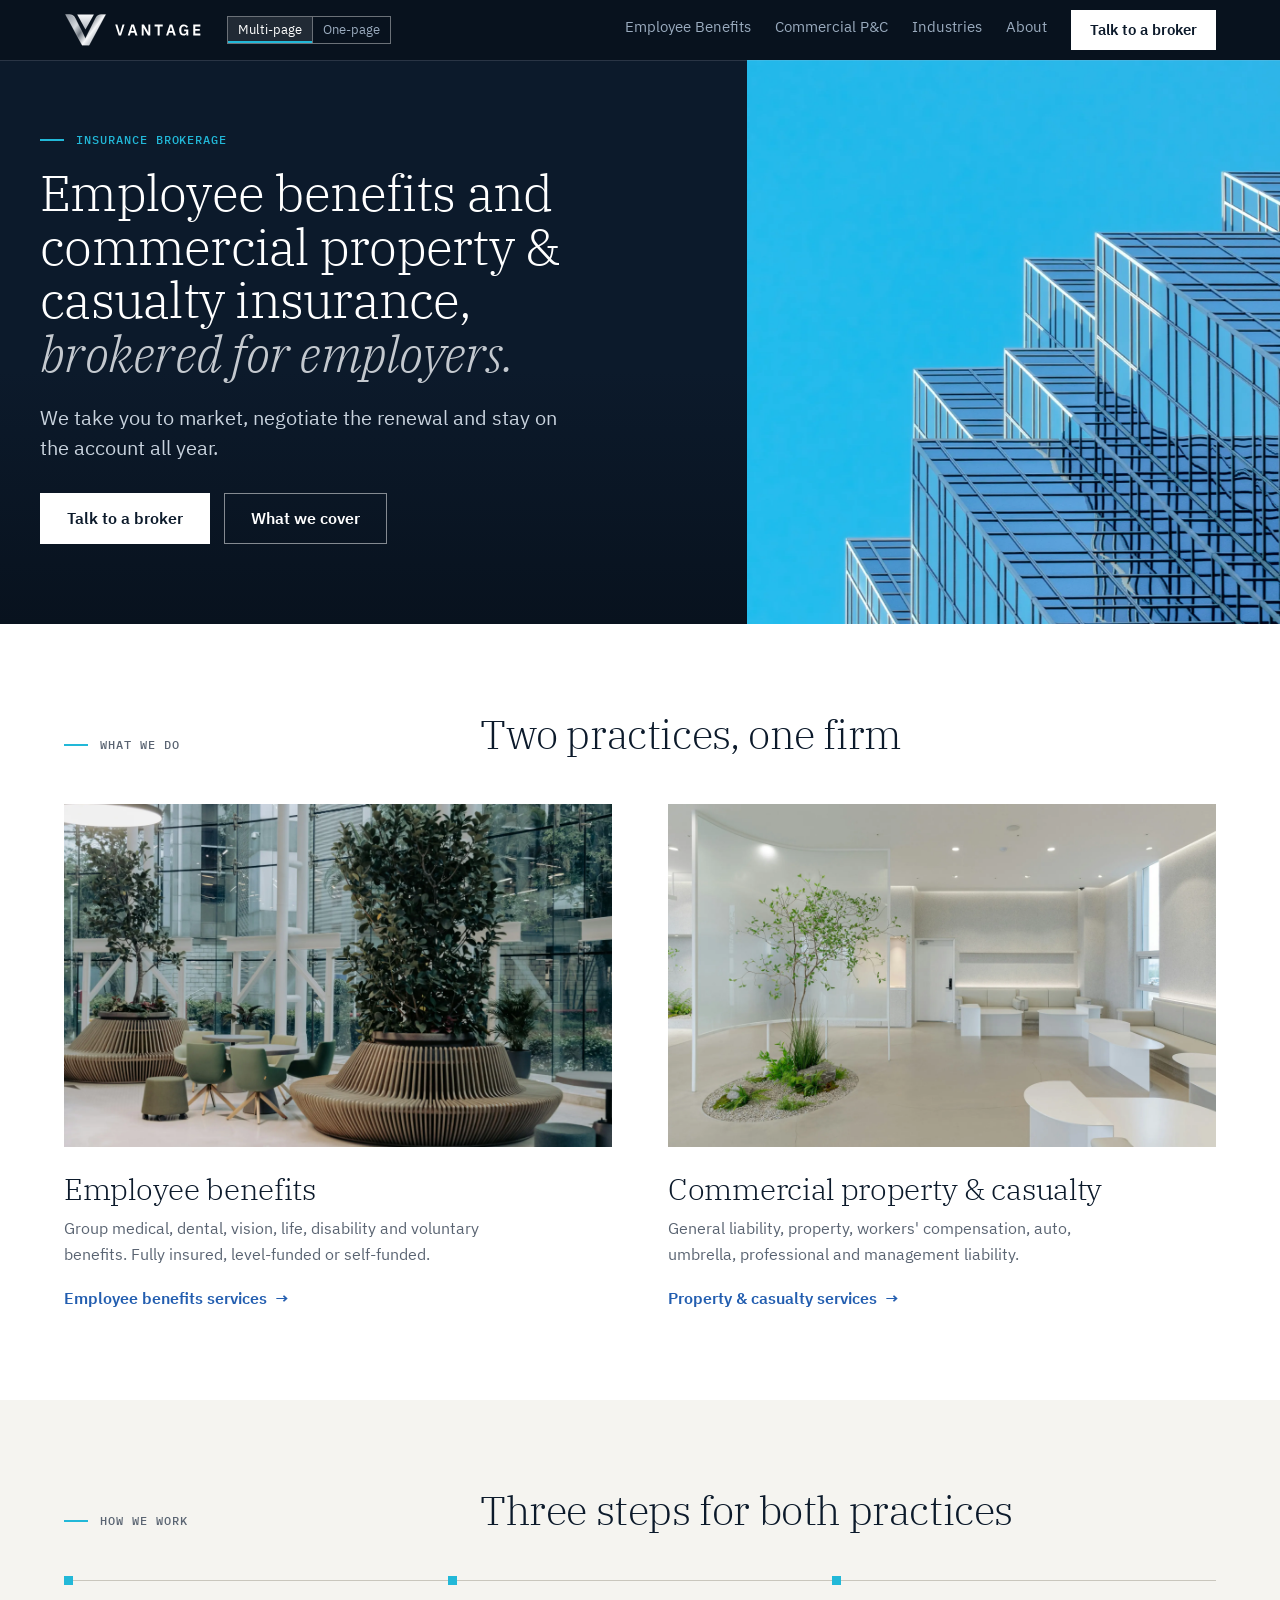
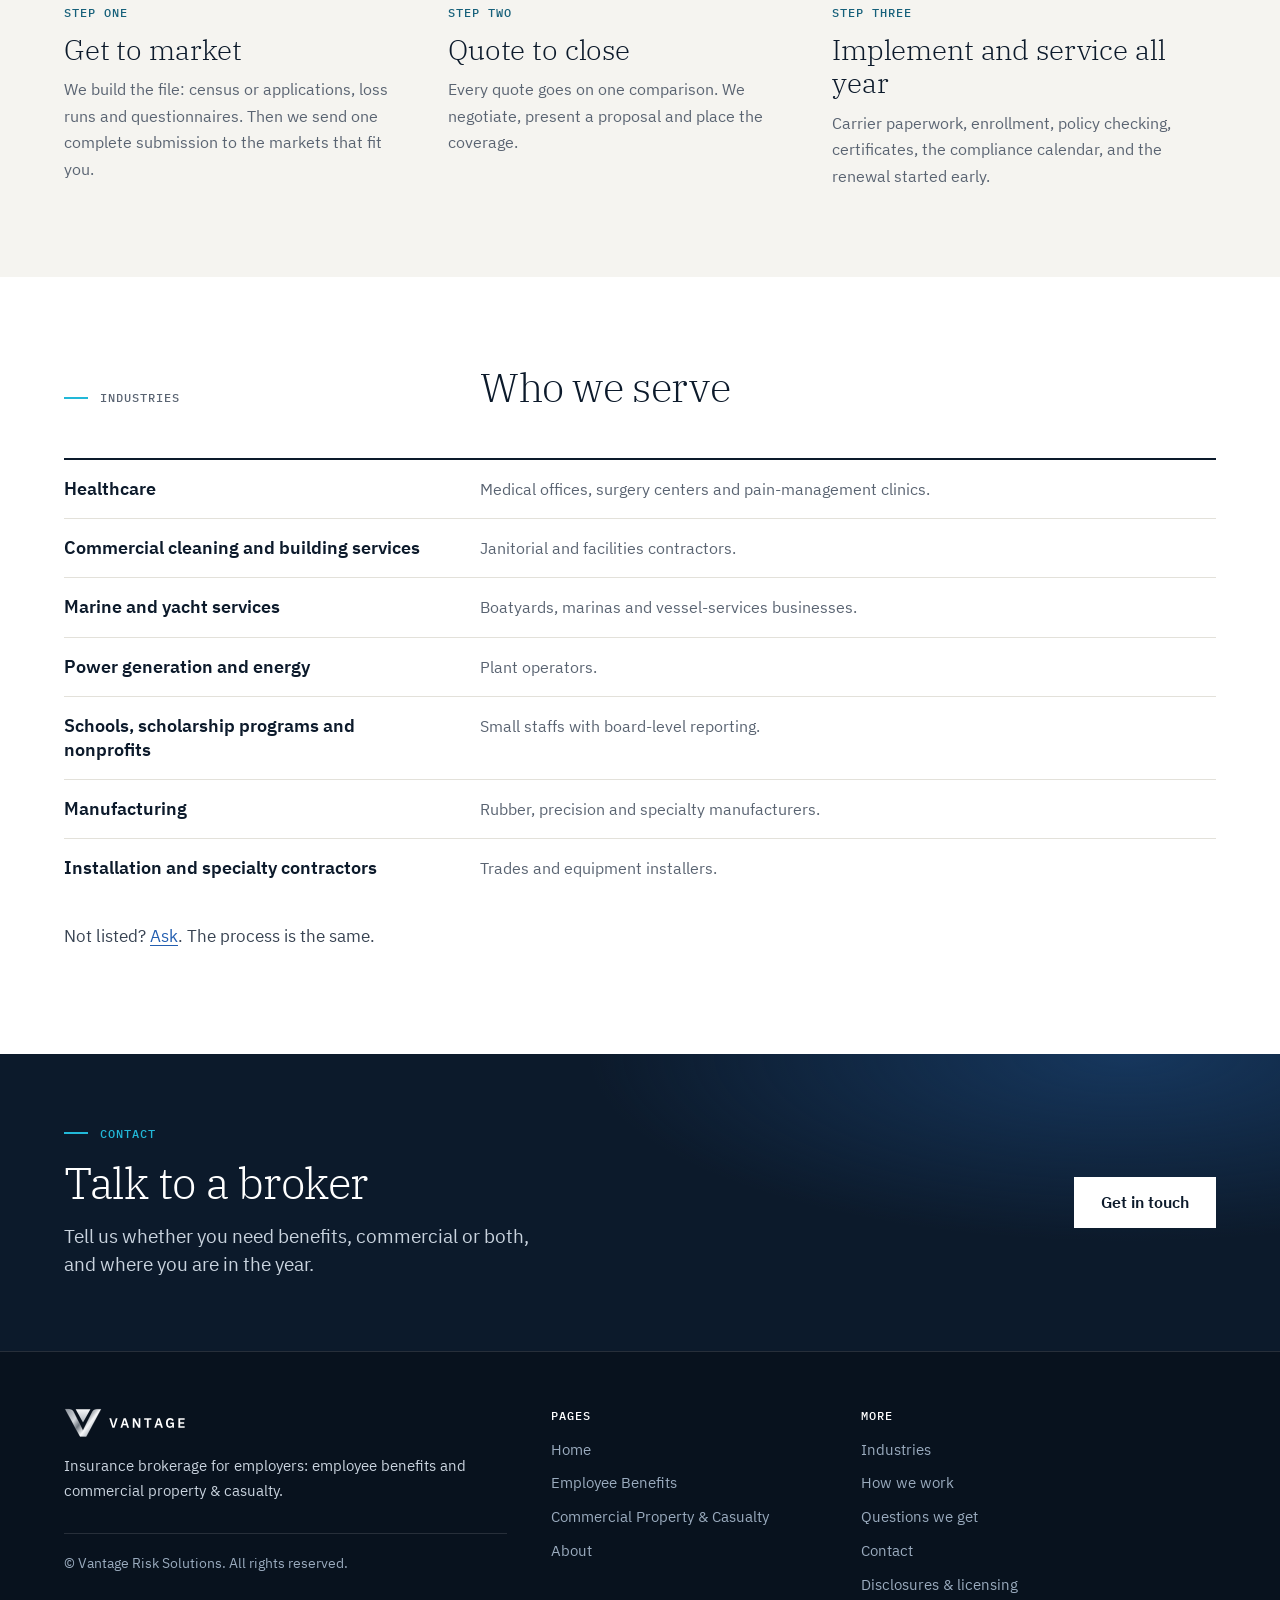
<file: index.html>
<!DOCTYPE html>
<html lang="en">
<head>
  <meta charset="utf-8">
  <meta name="viewport" content="width=device-width, initial-scale=1">
  <title>Vantage Risk Solutions — Employee Benefits &amp; Commercial Property &amp; Casualty Insurance Brokerage</title>
  <meta name="description" content="Insurance brokerage for employers: group employee benefits and commercial property &amp; casualty, marketed, placed and serviced all year.">
  <meta name="theme-color" content="#08121e">
  <link rel="icon" type="image/svg+xml" href="images/vantage-silver-v/favicon.svg">
  <link rel="icon" type="image/png" sizes="32x32" href="images/vantage-silver-v/favicon-32.png">
  <link rel="apple-touch-icon" href="images/vantage-silver-v/apple-touch-icon.png">
  <link rel="stylesheet" href="styles.css">
</head>
<body>
<a class="skip-link" href="#main">Skip to content</a>

<!-- NAV — copied into all six pages. Per page only aria-current="page" on the page's own link and the One-page link's #section differ; on one-page.html the links point at its sections, except the switch's Multi-page link. -->
<header class="nav">
  <div class="container">
    <a class="brand" href="index.html">
      <img class="brand-logo" src="images/vantage-silver-v/vantage-logo-white.svg" width="180" height="44"
           alt="Vantage Risk Solutions">
    </a>
    <div class="layout-switch" role="group" aria-label="Site layout">
      <span aria-current="true">Multi-page</span>
      <a href="one-page.html">One-page</a>
    </div>
    <nav aria-label="Main">
      <ul class="nav-links" role="list">
        <li><a href="employee-benefits.html">Employee Benefits</a></li>
        <li><a href="property-casualty.html">Commercial P&amp;C</a></li>
        <li><a href="index.html#industries">Industries</a></li>
        <li><a href="about.html">About</a></li>
      </ul>
    </nav>
    <a class="btn btn-light" href="about.html#contact">Talk to a broker</a>
  </div>
</header>

<main id="main" tabindex="-1">
<section class="hero hero-lg">
  <div class="hero-inner">
    <div class="hero-copy">
      <span class="eyebrow">Insurance brokerage</span>
      <h1>Employee benefits and commercial property &amp; casualty insurance, <em>brokered for employers.</em></h1>
      <p class="lede">We take you to market, negotiate the renewal and stay on the account all year.</p>
      <div class="hero-actions">
        <a class="btn btn-primary" href="about.html#contact">Talk to a broker</a>
        <a class="btn btn-secondary" href="#practices">What we cover</a>
      </div>
    </div>
    <div class="hero-photo">
      <img src="images/hero.webp" width="2400" height="1600" alt="A glass office tower with a stepped facade against a clear blue sky" decoding="async" fetchpriority="high">
    </div>
  </div>
</section>

<section id="practices">
  <div class="container">
    <div class="section-head">
      <span class="eyebrow">What we do</span>
      <h2>Two practices, one firm</h2>
    </div>
    <div class="practice">
      <article class="practice-item">
        <img src="images/benefits.webp" width="2400" height="1600" loading="lazy" decoding="async"
             alt="A bright atrium with trees in round wooden planters and green chairs">
        <h3>Employee benefits</h3>
        <p>Group medical, dental, vision, life, disability and voluntary benefits. Fully insured, level-funded or self-funded.</p>
        <a class="more" href="employee-benefits.html">Employee benefits services</a>
      </article>
      <article class="practice-item">
        <img src="images/pc.webp" width="2400" height="1600" loading="lazy" decoding="async"
             alt="A bright white clinic waiting area with a small tree and bench seating">
        <h3>Commercial property &amp; casualty</h3>
        <p>General liability, property, workers' compensation, auto, umbrella, professional and management liability.</p>
        <a class="more" href="property-casualty.html">Property &amp; casualty services</a>
      </article>
    </div>
  </div>
</section>

<section id="how-we-work" class="alt">
  <div class="container">
    <div class="section-head">
      <span class="eyebrow">How we work</span>
      <h2>Three steps for both practices</h2>
    </div>
    <div class="how">
      <div>
        <span class="how-num">Step one</span>
        <h3>Get to market</h3>
        <p>We build the file: census or applications, loss runs and questionnaires. Then we send one complete submission to the markets that fit you.</p>
      </div>
      <div>
        <span class="how-num">Step two</span>
        <h3>Quote to close</h3>
        <p>Every quote goes on one comparison. We negotiate, present a proposal and place the coverage.</p>
      </div>
      <div>
        <span class="how-num">Step three</span>
        <h3>Implement and service all year</h3>
        <p>Carrier paperwork, enrollment, policy checking, certificates, the compliance calendar, and the renewal started early.</p>
      </div>
    </div>
  </div>
</section>

<section id="industries">
  <div class="container">
    <div class="section-head">
      <span class="eyebrow">Industries</span>
      <h2>Who we serve</h2>
    </div>
    <ul class="industries" role="list">
      <li><strong>Healthcare</strong><span>Medical offices, surgery centers and pain-management clinics.</span></li>
      <li><strong>Commercial cleaning and building services</strong><span>Janitorial and facilities contractors.</span></li>
      <li><strong>Marine and yacht services</strong><span>Boatyards, marinas and vessel-services businesses.</span></li>
      <li><strong>Power generation and energy</strong><span>Plant operators.</span></li>
      <li><strong>Schools, scholarship programs and nonprofits</strong><span>Small staffs with board-level reporting.</span></li>
      <li><strong>Manufacturing</strong><span>Rubber, precision and specialty manufacturers.</span></li>
      <li><strong>Installation and specialty contractors</strong><span>Trades and equipment installers.</span></li>
    </ul>
    <p>Not listed? <a href="about.html#contact">Ask</a>. The process is the same.</p>
  </div>
</section>

<section class="contact">
  <div class="container">
    <span class="eyebrow">Contact</span>
    <h2>Talk to a broker</h2>
    <p class="lede">Tell us whether you need benefits, commercial or both, and where you are in the year.</p>
    <p><a class="btn btn-light" href="about.html#contact">Get in touch</a></p>
  </div>
</section>
</main>

<!-- FOOTER — the same in all five pages; one-page.html has a copy whose links point at its sections.
     Deliberately carries no placeholders: contact details live on about.html, disclosures on legal.html, and one-page.html repeats both. -->
<footer class="footer">
  <div class="container">
    <div>
      <a class="brand" href="index.html">
        <img class="brand-logo" src="images/vantage-silver-v/vantage-logo-white.svg" width="180" height="44"
             alt="Vantage Risk Solutions">
      </a>
      <p>Insurance brokerage for employers: employee benefits and commercial property &amp; casualty.</p>
      <p class="copyright">© Vantage Risk Solutions. All rights reserved.</p>
    </div>
    <nav aria-label="Pages">
      <h3>Pages</h3>
      <ul role="list">
        <li><a href="index.html">Home</a></li>
        <li><a href="employee-benefits.html">Employee Benefits</a></li>
        <li><a href="property-casualty.html">Commercial Property &amp; Casualty</a></li>
        <li><a href="about.html">About</a></li>
      </ul>
    </nav>
    <nav aria-label="More">
      <h3>More</h3>
      <ul role="list">
        <li><a href="index.html#industries">Industries</a></li>
        <li><a href="index.html#how-we-work">How we work</a></li>
        <li><a href="about.html#faq">Questions we get</a></li>
        <li><a href="about.html#contact">Contact</a></li>
        <li><a href="legal.html">Disclosures &amp; licensing</a></li>
      </ul>
    </nav>
  </div>
</footer>
</body>
</html>
</file>
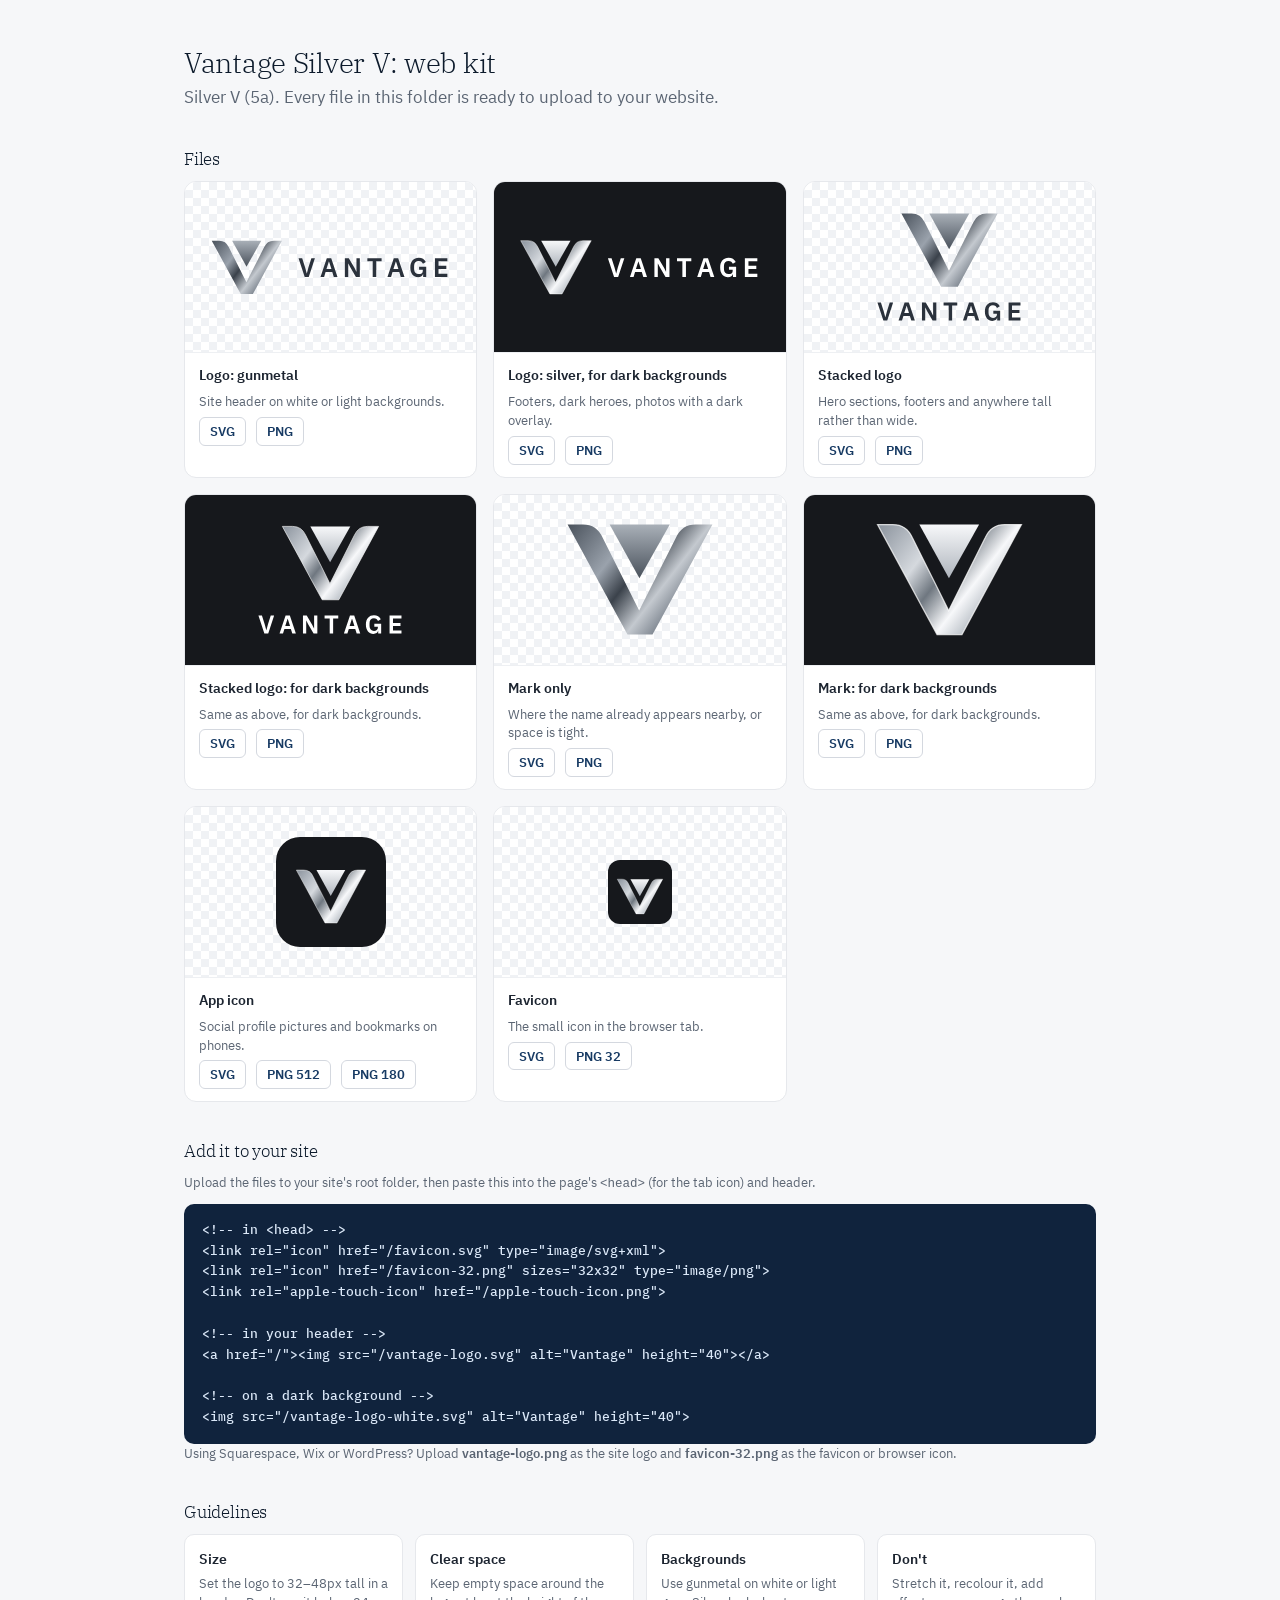
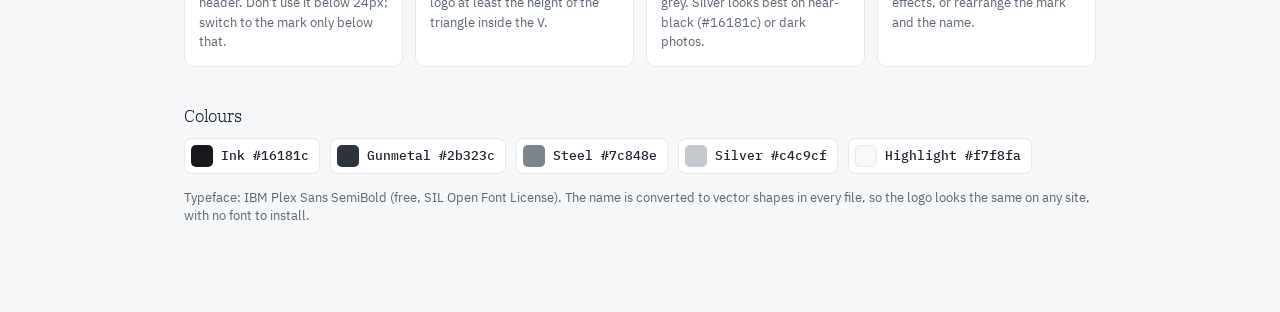
<file: images/vantage-silver-v/index.html>
<!DOCTYPE html>
<html lang="en"><head><meta charset="utf-8"><meta name="viewport" content="width=device-width,initial-scale=1"><title>Vantage Silver V — web kit</title>
<link rel="icon" href="favicon.svg" type="image/svg+xml">
<link rel="stylesheet" href="../../styles.css">
<style>
body{margin:0;background:#f6f7f9;font-family:var(--font-sans);color:#1c2430;line-height:1.5}
a{color:#2e6fc7}a:hover{color:#173a63}
main{max-width:960px;margin:0 auto;padding:48px 24px 72px}
h1{font-size:28px;margin:0 0 6px;letter-spacing:-.01em}h2{font-size:17px;margin:40px 0 12px}
.sub{color:#5b6573;margin:0 0 28px}
.grid{display:grid;grid-template-columns:repeat(auto-fill,minmax(280px,1fr));gap:16px}
.card{background:#fff;border:1px solid #e6e8ec;border-radius:12px;overflow:hidden;display:flex;flex-direction:column}
.pv{height:170px;display:flex;align-items:center;justify-content:center;padding:24px}.pv img{max-width:100%;max-height:100%}
.pv.dk{background:#16181c}.pv.ck{background-color:#fff;background-image:linear-gradient(45deg,#f0f2f5 25%,transparent 25%,transparent 75%,#f0f2f5 75%),linear-gradient(45deg,#f0f2f5 25%,transparent 25%,transparent 75%,#f0f2f5 75%);background-size:16px 16px;background-position:0 0,8px 8px}
.meta{border-top:1px solid #eef0f3;padding:12px 14px;display:grid;gap:6px;font-size:13px}.meta b{font-size:14px}
.dl{display:flex;gap:10px;flex-wrap:wrap}.dl a{font-weight:600;font-size:12.5px;text-decoration:none;border:1px solid #d4d8df;border-radius:6px;padding:4px 10px;color:#173a63}.dl a:hover{background:#f2f5f9}
.use{font-size:12.5px;color:#5b6573}
pre{background:#10233d;color:#dbe8f8;border-radius:10px;padding:16px 18px;overflow:auto;font-family:var(--font-mono);font-size:13px;line-height:1.6;margin:0}
.rules{display:grid;grid-template-columns:repeat(auto-fill,minmax(210px,1fr));gap:12px}
.rule{background:#fff;border:1px solid #e6e8ec;border-radius:10px;padding:14px;font-size:13px;color:#5b6573}.rule b{display:block;color:#1c2430;margin-bottom:4px;font-size:14px}
.sw{display:flex;gap:10px;flex-wrap:wrap}.s{display:flex;align-items:center;gap:8px;background:#fff;border:1px solid #e6e8ec;border-radius:8px;padding:6px 10px 6px 6px;font-size:12.5px;font-family:var(--font-mono)}.s i{width:22px;height:22px;border-radius:5px;display:block}
</style></head>
<body><main>
<h1>Vantage Silver V: web kit</h1>
<p class="sub">Silver V (5a). Every file in this folder is ready to upload to your website.</p>

<h2>Files</h2>
<div class="grid">
<div class="card"><div class="pv ck"><img src="vantage-logo.svg" alt="Vantage"></div><div class="meta"><b>Logo: gunmetal</b><span class="use">Site header on white or light backgrounds.</span><div class="dl"><a href="vantage-logo.svg" download="">SVG</a><a href="vantage-logo.png" download="">PNG</a></div></div></div>
<div class="card"><div class="pv dk"><img src="vantage-logo-white.svg" alt="Vantage"></div><div class="meta"><b>Logo: silver, for dark backgrounds</b><span class="use">Footers, dark heroes, photos with a dark overlay.</span><div class="dl"><a href="vantage-logo-white.svg" download="">SVG</a><a href="vantage-logo-white.png" download="">PNG</a></div></div></div>
<div class="card"><div class="pv ck"><img src="vantage-logo-stacked.svg" alt="Vantage"></div><div class="meta"><b>Stacked logo</b><span class="use">Hero sections, footers and anywhere tall rather than wide.</span><div class="dl"><a href="vantage-logo-stacked.svg" download="">SVG</a><a href="vantage-logo-stacked.png" download="">PNG</a></div></div></div>
<div class="card"><div class="pv dk"><img src="vantage-logo-stacked-white.svg" alt="Vantage"></div><div class="meta"><b>Stacked logo: for dark backgrounds</b><span class="use">Same as above, for dark backgrounds.</span><div class="dl"><a href="vantage-logo-stacked-white.svg" download="">SVG</a><a href="vantage-logo-stacked-white.png" download="">PNG</a></div></div></div>
<div class="card"><div class="pv ck"><img src="vantage-mark.svg" alt="Vantage mark"></div><div class="meta"><b>Mark only</b><span class="use">Where the name already appears nearby, or space is tight.</span><div class="dl"><a href="vantage-mark.svg" download="">SVG</a><a href="vantage-mark.png" download="">PNG</a></div></div></div>
<div class="card"><div class="pv dk"><img src="vantage-mark-white.svg" alt="Vantage mark"></div><div class="meta"><b>Mark: for dark backgrounds</b><span class="use">Same as above, for dark backgrounds.</span><div class="dl"><a href="vantage-mark-white.svg" download="">SVG</a><a href="vantage-mark-white.png" download="">PNG</a></div></div></div>
<div class="card"><div class="pv ck"><img src="vantage-app-icon.svg" alt="Vantage app icon" style="height:110px"></div><div class="meta"><b>App icon</b><span class="use">Social profile pictures and bookmarks on phones.</span><div class="dl"><a href="vantage-app-icon.svg" download="">SVG</a><a href="vantage-app-icon.png" download="">PNG 512</a><a href="apple-touch-icon.png" download="">PNG 180</a></div></div></div>
<div class="card"><div class="pv ck"><img src="favicon.svg" alt="Vantage favicon" style="height:64px"></div><div class="meta"><b>Favicon</b><span class="use">The small icon in the browser tab.</span><div class="dl"><a href="favicon.svg" download="">SVG</a><a href="favicon-32.png" download="">PNG 32</a></div></div></div>
</div>

<h2>Add it to your site</h2>
<p class="use" style="margin:0 0 10px">Upload the files to your site's root folder, then paste this into the page's <code>&lt;head&gt;</code> (for the tab icon) and header.</p>
<pre>&lt;!-- in &lt;head&gt; --&gt;
&lt;link rel="icon" href="/favicon.svg" type="image/svg+xml"&gt;
&lt;link rel="icon" href="/favicon-32.png" sizes="32x32" type="image/png"&gt;
&lt;link rel="apple-touch-icon" href="/apple-touch-icon.png"&gt;

&lt;!-- in your header --&gt;
&lt;a href="/"&gt;&lt;img src="/vantage-logo.svg" alt="Vantage" height="40"&gt;&lt;/a&gt;

&lt;!-- on a dark background --&gt;
&lt;img src="/vantage-logo-white.svg" alt="Vantage" height="40"&gt;</pre>
<p class="use">Using Squarespace, Wix or WordPress? Upload <b>vantage-logo.png</b> as the site logo and <b>favicon-32.png</b> as the favicon or browser icon.</p>

<h2>Guidelines</h2>
<div class="rules">
<div class="rule"><b>Size</b>Set the logo to 32–48px tall in a header. Don't use it below 24px; switch to the mark only below that.</div>
<div class="rule"><b>Clear space</b>Keep empty space around the logo at least the height of the triangle inside the V.</div>
<div class="rule"><b>Backgrounds</b>Use gunmetal on white or light grey. Silver looks best on near-black (#16181c) or dark photos.</div>
<div class="rule"><b>Don't</b>Stretch it, recolour it, add effects, or rearrange the mark and the name.</div>
</div>

<h2>Colours</h2>
<div class="sw">
<span class="s"><i style="background:#16181c"></i>Ink #16181c</span>
<span class="s"><i style="background:#2b323c"></i>Gunmetal #2b323c</span>
<span class="s"><i style="background:#7c848e"></i>Steel #7c848e</span>
<span class="s"><i style="background:#c4c9cf"></i>Silver #c4c9cf</span>
<span class="s"><i style="background:#f7f8fa;border:1px solid #e6e8ec"></i>Highlight #f7f8fa</span>
</div>
<p class="use" style="margin-top:14px">Typeface: IBM Plex Sans SemiBold (free, SIL Open Font License). The name is converted to vector shapes in every file, so the logo looks the same on any site, with no font to install.</p>
</main></body></html>
</file>
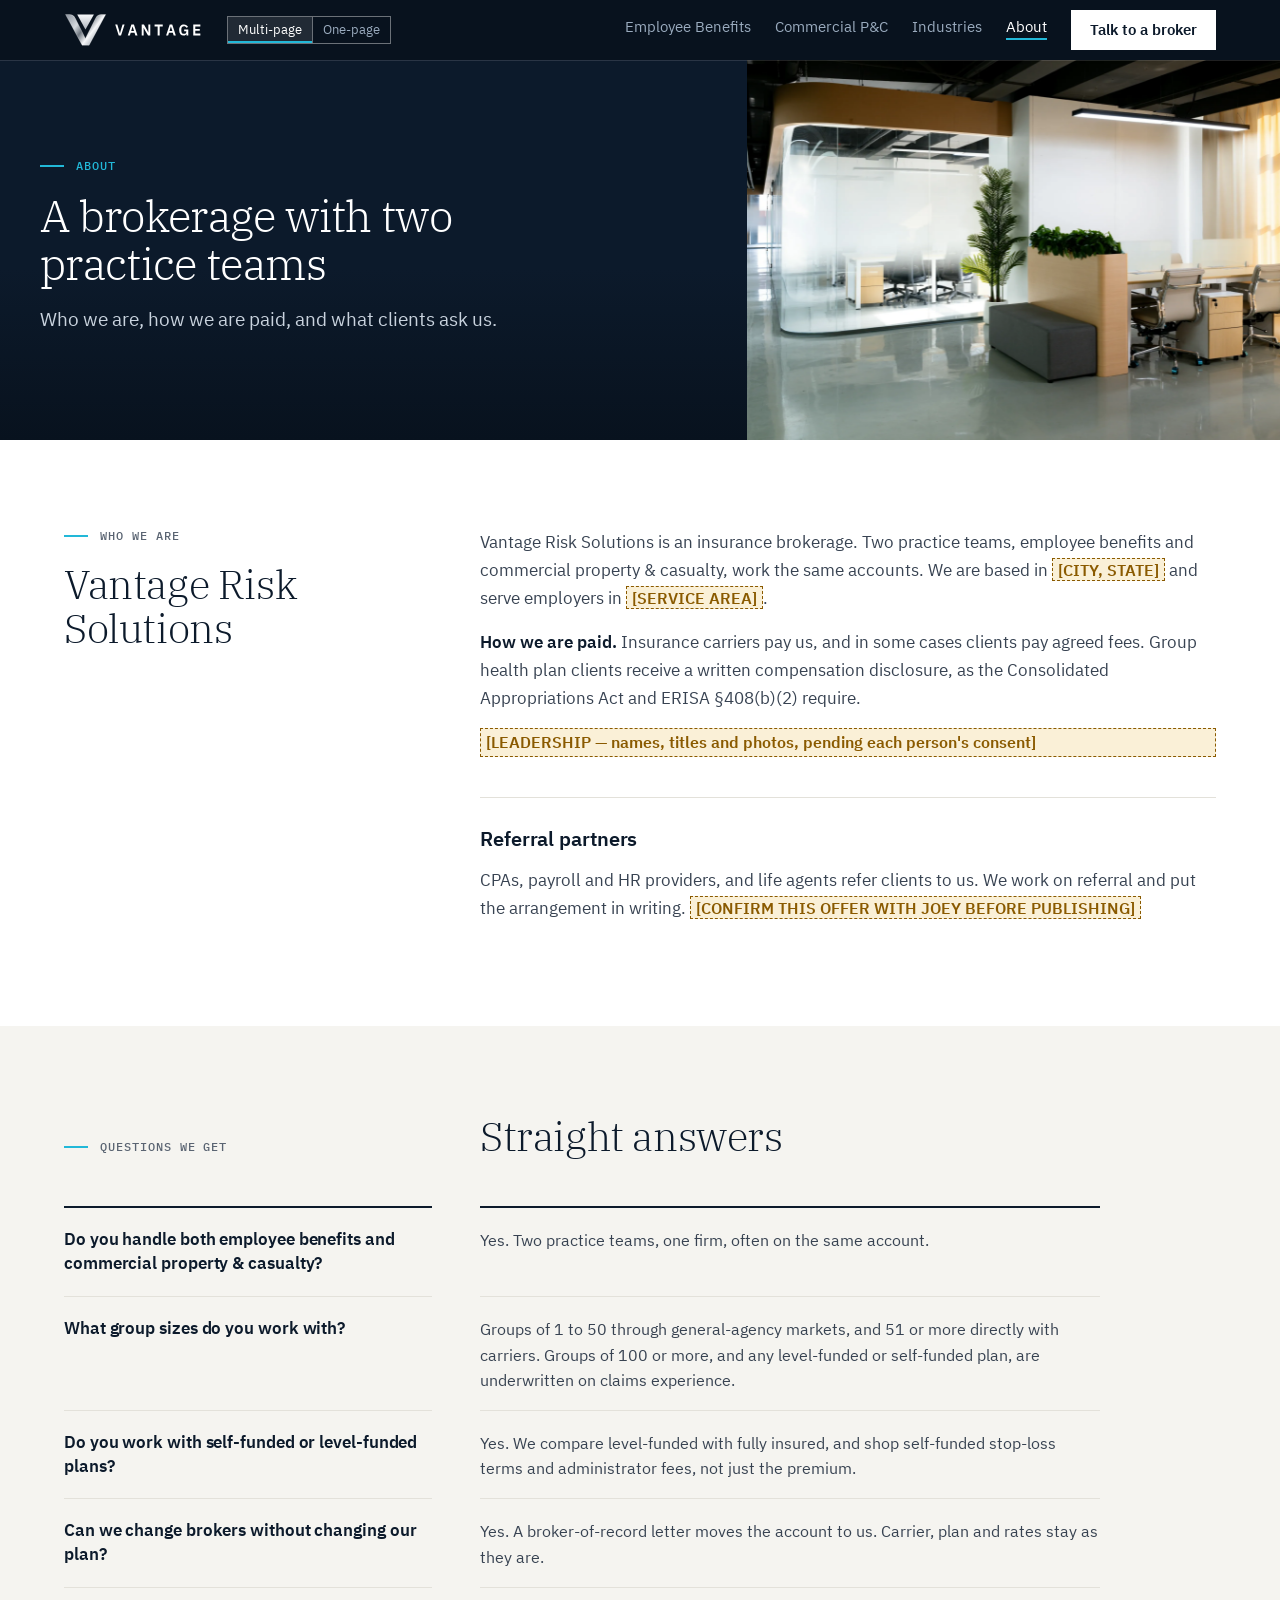
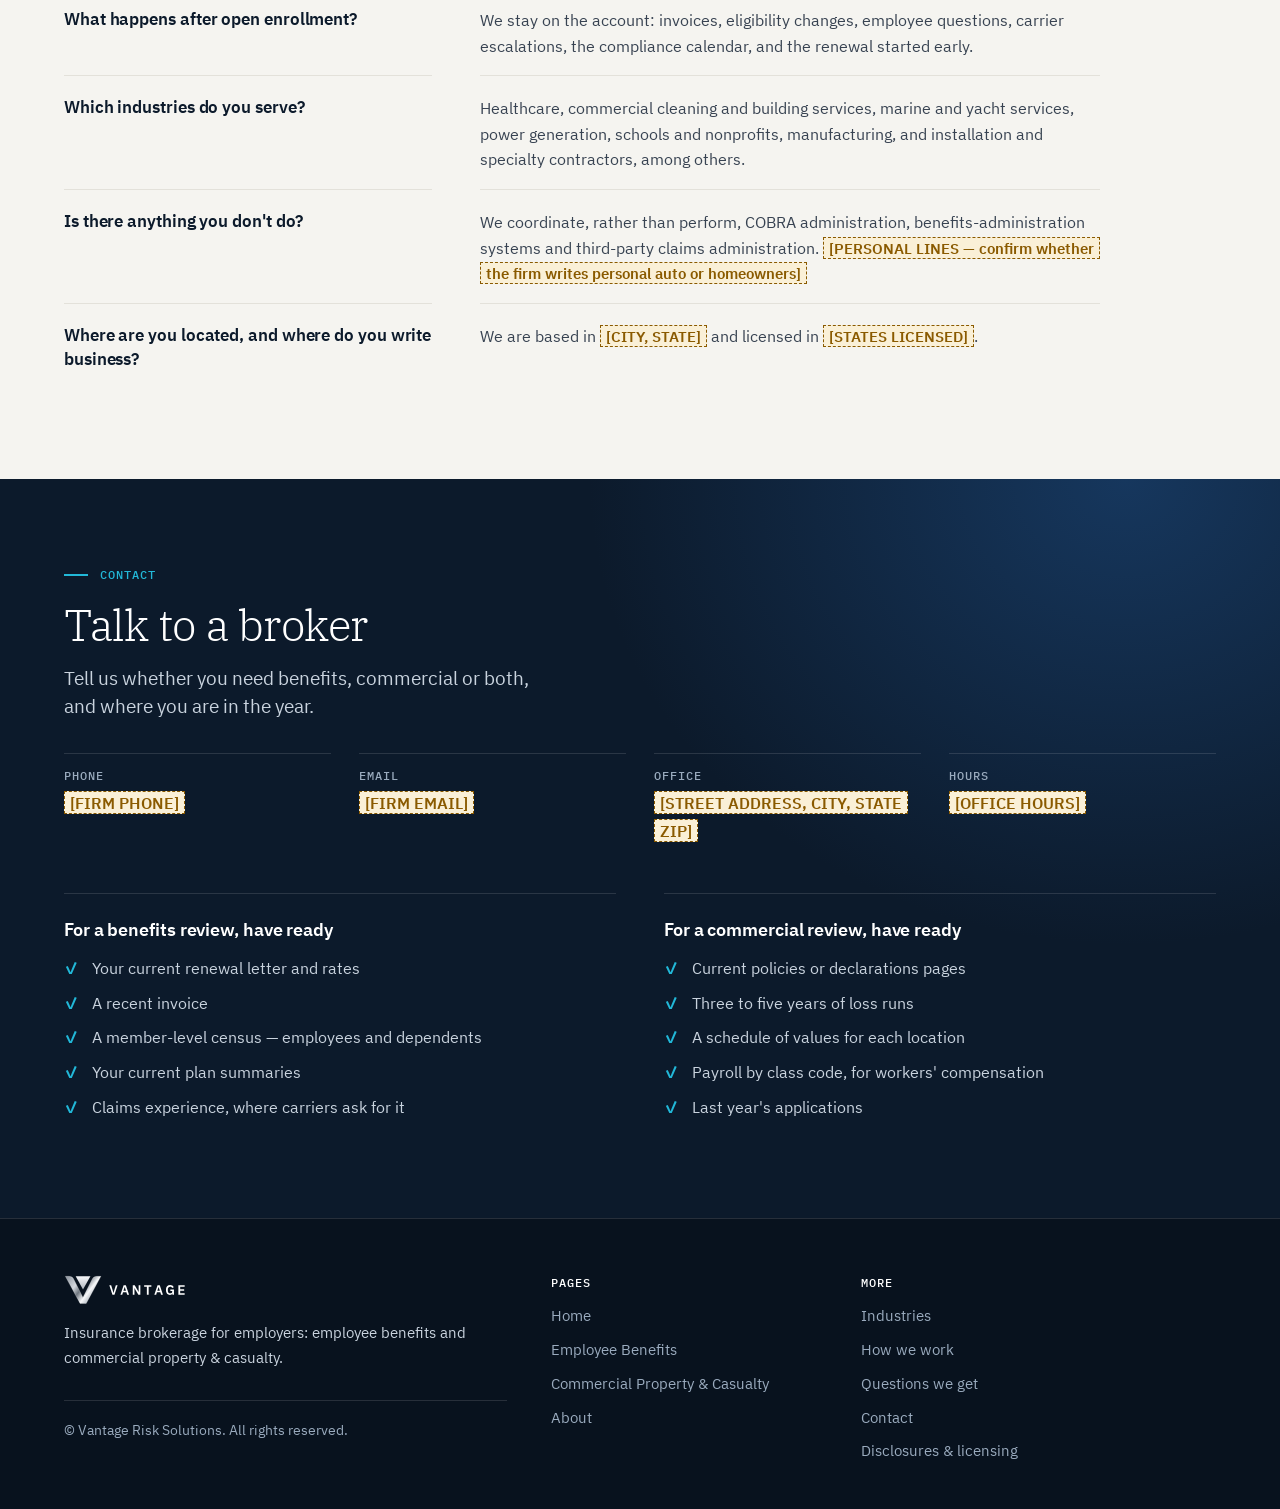
<file: about.html>
<!DOCTYPE html>
<html lang="en">
<head>
  <meta charset="utf-8">
  <meta name="viewport" content="width=device-width, initial-scale=1">
  <title>About — Vantage Risk Solutions</title>
  <meta name="description" content="An insurance brokerage with two practice teams — employee benefits and commercial property &amp; casualty — how we are paid, and the questions we get asked most.">
  <meta name="theme-color" content="#08121e">
  <link rel="icon" type="image/svg+xml" href="images/vantage-silver-v/favicon.svg">
  <link rel="icon" type="image/png" sizes="32x32" href="images/vantage-silver-v/favicon-32.png">
  <link rel="apple-touch-icon" href="images/vantage-silver-v/apple-touch-icon.png">
  <link rel="stylesheet" href="styles.css">
</head>
<body>
<a class="skip-link" href="#main">Skip to content</a>

<!-- NAV — copied into all six pages. Per page only aria-current="page" on the page's own link and the One-page link's #section differ; on one-page.html the links point at its sections, except the switch's Multi-page link. -->
<header class="nav">
  <div class="container">
    <a class="brand" href="index.html">
      <img class="brand-logo" src="images/vantage-silver-v/vantage-logo-white.svg" width="180" height="44"
           alt="Vantage Risk Solutions">
    </a>
    <div class="layout-switch" role="group" aria-label="Site layout">
      <span aria-current="true">Multi-page</span>
      <a href="one-page.html#about">One-page</a>
    </div>
    <nav aria-label="Main">
      <ul class="nav-links" role="list">
        <li><a href="employee-benefits.html">Employee Benefits</a></li>
        <li><a href="property-casualty.html">Commercial P&amp;C</a></li>
        <li><a href="index.html#industries">Industries</a></li>
        <li><a href="about.html" aria-current="page">About</a></li>
      </ul>
    </nav>
    <a class="btn btn-light" href="about.html#contact">Talk to a broker</a>
  </div>
</header>

<main id="main" tabindex="-1">
<section class="hero hero-sm">
  <div class="hero-inner">
    <div class="hero-copy">
      <span class="eyebrow">About</span>
      <h1>A brokerage with two practice teams</h1>
      <p class="lede">Who we are, how we are paid, and what clients ask us.</p>
    </div>
    <div class="hero-photo">
      <img src="images/about.webp" width="2400" height="1600" alt="A sunlit modern office with a glass meeting room, desks and plants" decoding="async" fetchpriority="high">
    </div>
  </div>
</section>

<section>
  <div class="container">
    <div class="about-grid">
      <div>
        <span class="eyebrow">Who we are</span>
        <h2>Vantage Risk Solutions</h2>
      </div>
      <div>
        <p>Vantage Risk Solutions is an insurance brokerage. Two practice teams, employee benefits and commercial property &amp; casualty, work the same accounts. We are based in <span class="ph">[CITY, STATE]</span> and serve employers in <span class="ph">[SERVICE AREA]</span>.</p>
        <p><strong>How we are paid.</strong> Insurance carriers pay us, and in some cases clients pay agreed fees. Group health plan clients receive a written compensation disclosure, as the Consolidated Appropriations Act and ERISA §408(b)(2) require.</p>
        <p class="ph">[LEADERSHIP — names, titles and photos, pending each person's consent]</p>
        <div class="partners">
          <h3>Referral partners</h3>
          <p>CPAs, payroll and HR providers, and life agents refer clients to us. We work on referral and put the arrangement in writing. <span class="ph">[CONFIRM THIS OFFER WITH JOEY BEFORE PUBLISHING]</span></p>
        </div>
      </div>
    </div>
  </div>
</section>

<section class="faq alt" id="faq">
  <div class="container">
    <div class="section-head">
      <span class="eyebrow">Questions we get</span>
      <h2>Straight answers</h2>
    </div>

    <h3>Do you handle both employee benefits and commercial property &amp; casualty?</h3>
    <p>Yes. Two practice teams, one firm, often on the same account.</p>

    <h3>What group sizes do you work with?</h3>
    <p>Groups of 1 to 50 through general-agency markets, and 51 or more directly with carriers. Groups of 100 or more, and any level-funded or self-funded plan, are underwritten on claims experience.</p>

    <h3>Do you work with self-funded or level-funded plans?</h3>
    <p>Yes. We compare level-funded with fully insured, and shop self-funded stop-loss terms and administrator fees, not just the premium.</p>

    <h3>Can we change brokers without changing our plan?</h3>
    <p>Yes. A broker-of-record letter moves the account to us. Carrier, plan and rates stay as they are.</p>

    <h3>What happens after open enrollment?</h3>
    <p>We stay on the account: invoices, eligibility changes, employee questions, carrier escalations, the compliance calendar, and the renewal started early.</p>

    <h3>Which industries do you serve?</h3>
    <p>Healthcare, commercial cleaning and building services, marine and yacht services, power generation, schools and nonprofits, manufacturing, and installation and specialty contractors, among others.</p>

    <h3>Is there anything you don't do?</h3>
    <p>We coordinate, rather than perform, COBRA administration, benefits-administration systems and third-party claims administration. <span class="ph">[PERSONAL LINES — confirm whether the firm writes personal auto or homeowners]</span></p>

    <h3>Where are you located, and where do you write business?</h3>
    <p>We are based in <span class="ph">[CITY, STATE]</span> and licensed in <span class="ph">[STATES LICENSED]</span>.</p>
  </div>
</section>

<section class="contact" id="contact">
  <div class="container">
    <span class="eyebrow">Contact</span>
    <h2>Talk to a broker</h2>
    <p class="lede">Tell us whether you need benefits, commercial or both, and where you are in the year.</p>

    <address>
      <!-- Once filled, wrap the phone in <a href="tel:…"> and the email in <a href="mailto:…">. -->
      <div><span>Phone</span> <span class="ph">[FIRM PHONE]</span></div>
      <div><span>Email</span> <span class="ph">[FIRM EMAIL]</span></div>
      <div><span>Office</span> <span class="ph">[STREET ADDRESS, CITY, STATE ZIP]</span></div>
      <div><span>Hours</span> <span class="ph">[OFFICE HOURS]</span></div>
    </address>

    <div class="two-col">
      <div>
        <h3>For a benefits review, have ready</h3>
        <ul class="checks" role="list">
          <li>Your current renewal letter and rates</li>
          <li>A recent invoice</li>
          <li>A member-level census — employees and dependents</li>
          <li>Your current plan summaries</li>
          <li>Claims experience, where carriers ask for it</li>
        </ul>
      </div>
      <div>
        <h3>For a commercial review, have ready</h3>
        <ul class="checks" role="list">
          <li>Current policies or declarations pages</li>
          <li>Three to five years of loss runs</li>
          <li>A schedule of values for each location</li>
          <li>Payroll by class code, for workers' compensation</li>
          <li>Last year's applications</li>
        </ul>
      </div>
    </div>
  </div>
</section>
</main>

<!-- FOOTER — the same in all five pages; one-page.html has a copy whose links point at its sections.
     Deliberately carries no placeholders: contact details live on about.html, disclosures on legal.html, and one-page.html repeats both. -->
<footer class="footer">
  <div class="container">
    <div>
      <a class="brand" href="index.html">
        <img class="brand-logo" src="images/vantage-silver-v/vantage-logo-white.svg" width="180" height="44"
             alt="Vantage Risk Solutions">
      </a>
      <p>Insurance brokerage for employers: employee benefits and commercial property &amp; casualty.</p>
      <p class="copyright">© Vantage Risk Solutions. All rights reserved.</p>
    </div>
    <nav aria-label="Pages">
      <h3>Pages</h3>
      <ul role="list">
        <li><a href="index.html">Home</a></li>
        <li><a href="employee-benefits.html">Employee Benefits</a></li>
        <li><a href="property-casualty.html">Commercial Property &amp; Casualty</a></li>
        <li><a href="about.html">About</a></li>
      </ul>
    </nav>
    <nav aria-label="More">
      <h3>More</h3>
      <ul role="list">
        <li><a href="index.html#industries">Industries</a></li>
        <li><a href="index.html#how-we-work">How we work</a></li>
        <li><a href="about.html#faq">Questions we get</a></li>
        <li><a href="about.html#contact">Contact</a></li>
        <li><a href="legal.html">Disclosures &amp; licensing</a></li>
      </ul>
    </nav>
  </div>
</footer>
</body>
</html>
</file>
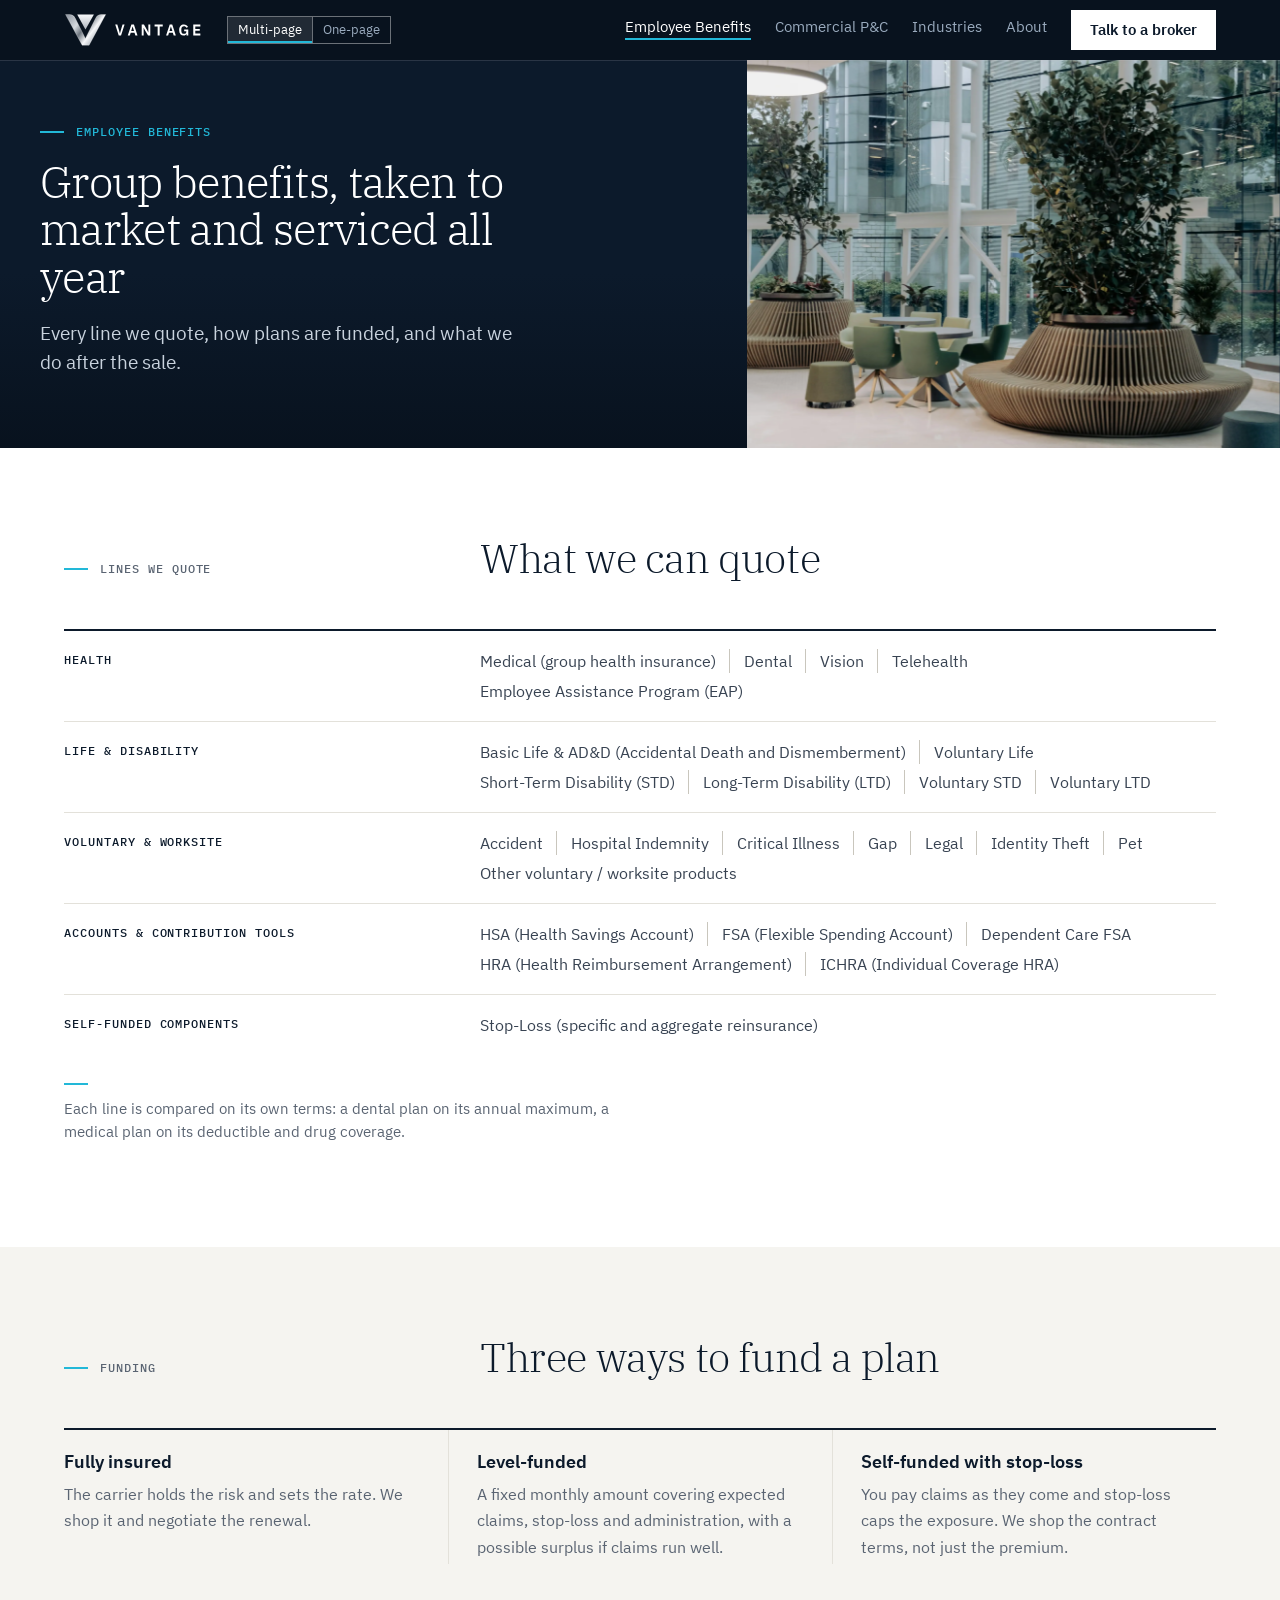
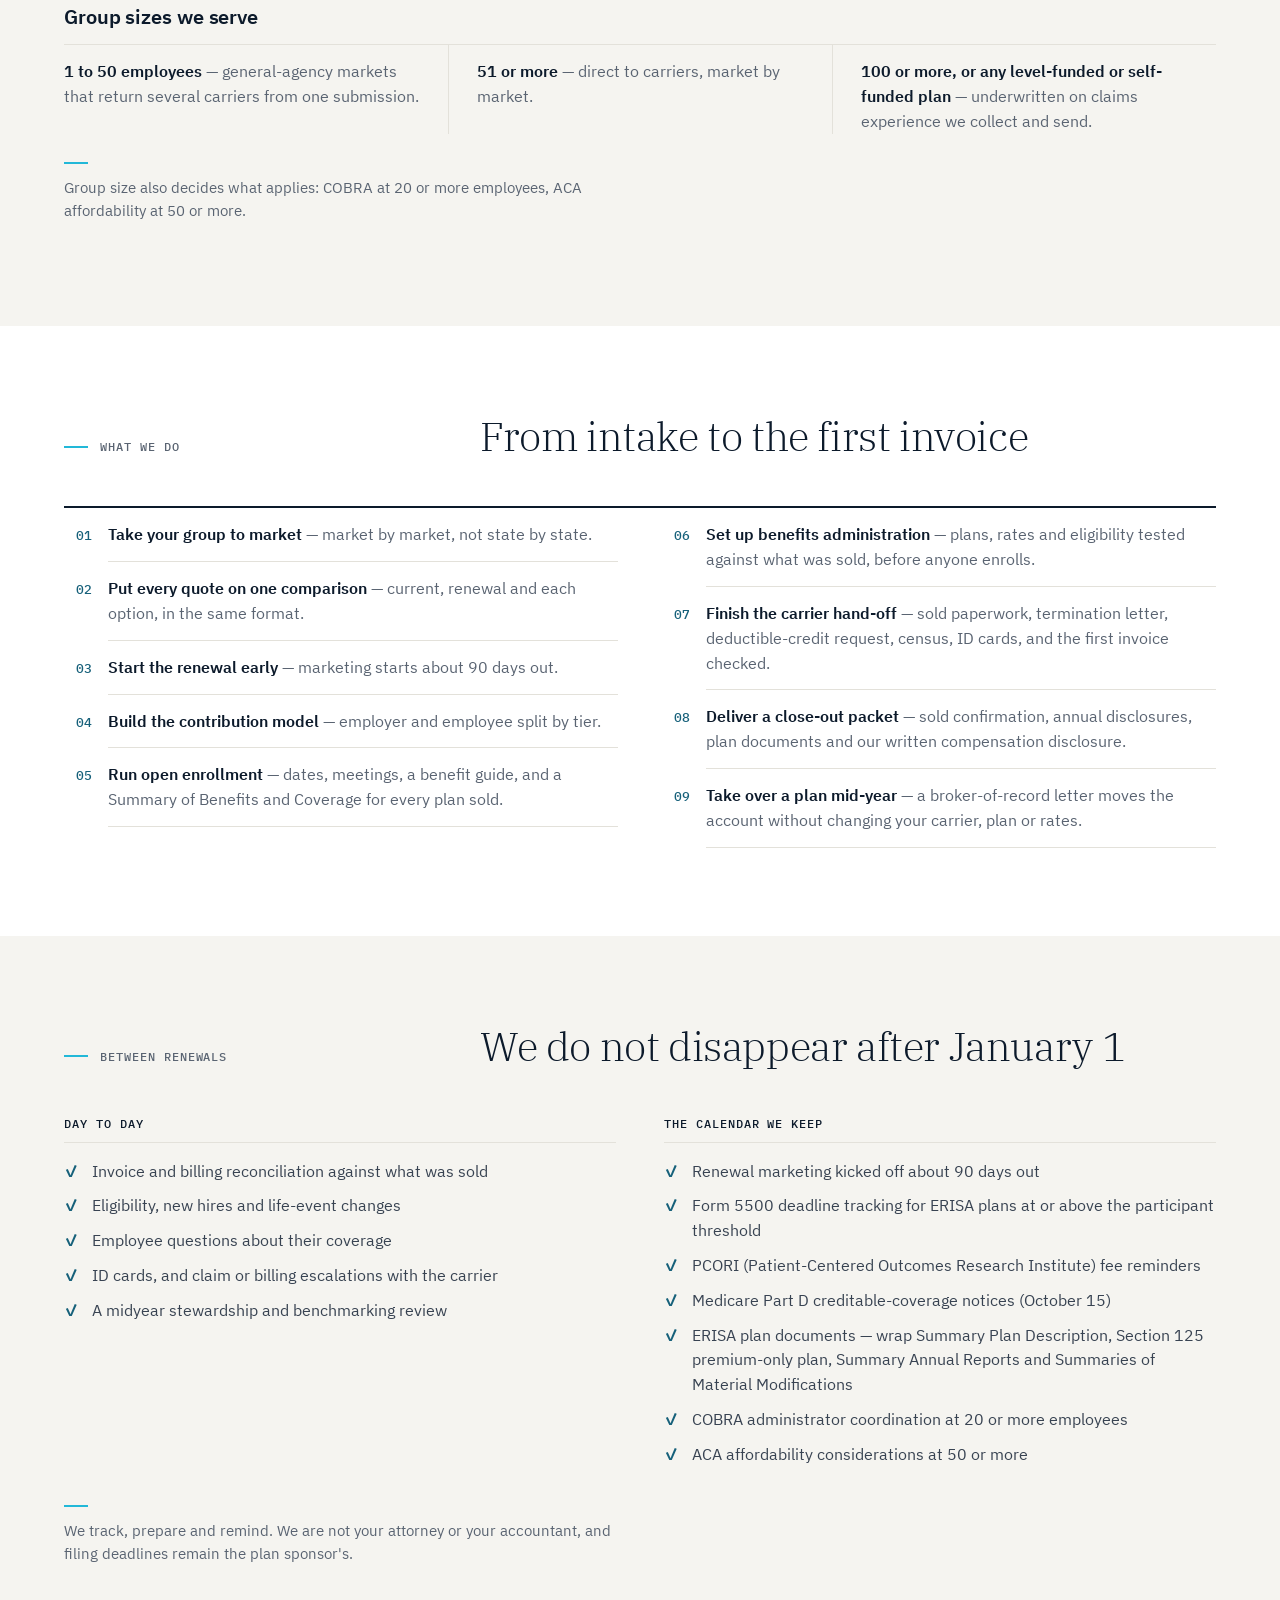
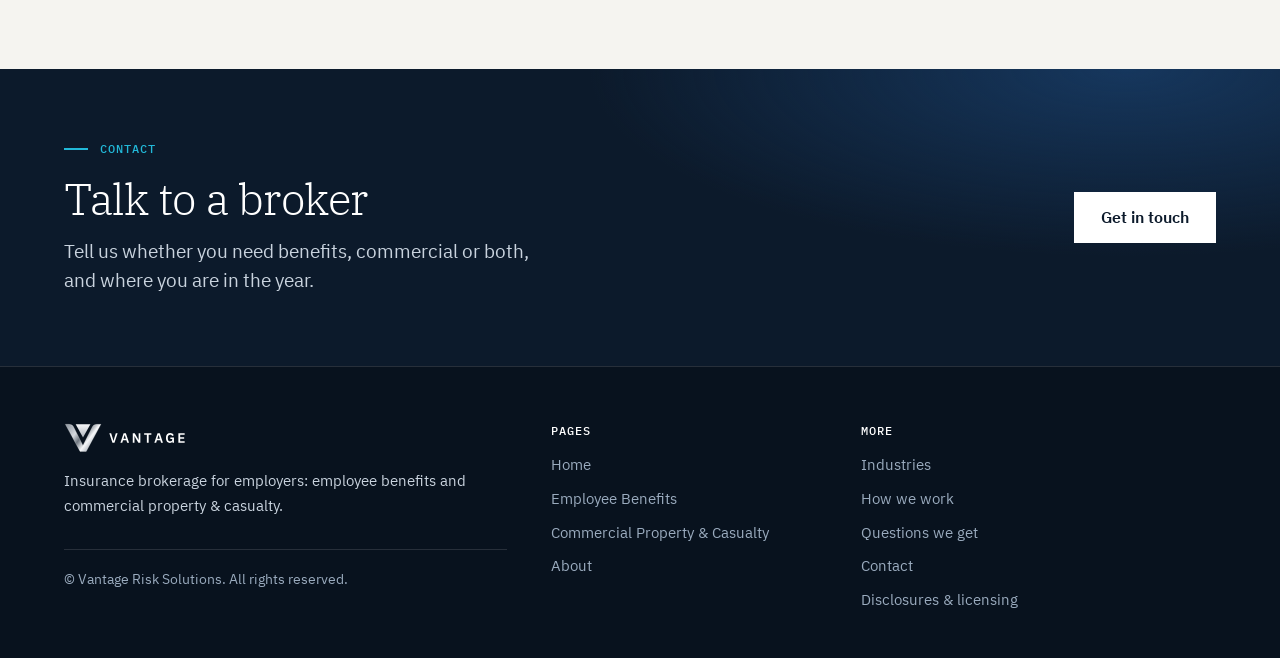
<file: employee-benefits.html>
<!DOCTYPE html>
<html lang="en">
<head>
  <meta charset="utf-8">
  <meta name="viewport" content="width=device-width, initial-scale=1">
  <title>Employee Benefits — Vantage Risk Solutions</title>
  <meta name="description" content="Group medical, dental, vision, life, disability, voluntary and worksite benefits, HSA/FSA/HRA and stop-loss — fully insured, level-funded or self-funded, marketed and serviced all year.">
  <meta name="theme-color" content="#08121e">
  <link rel="icon" type="image/svg+xml" href="images/vantage-silver-v/favicon.svg">
  <link rel="icon" type="image/png" sizes="32x32" href="images/vantage-silver-v/favicon-32.png">
  <link rel="apple-touch-icon" href="images/vantage-silver-v/apple-touch-icon.png">
  <link rel="stylesheet" href="styles.css">
</head>
<body>
<a class="skip-link" href="#main">Skip to content</a>

<!-- NAV — copied into all six pages. Per page only aria-current="page" on the page's own link and the One-page link's #section differ; on one-page.html the links point at its sections, except the switch's Multi-page link. -->
<header class="nav">
  <div class="container">
    <a class="brand" href="index.html">
      <img class="brand-logo" src="images/vantage-silver-v/vantage-logo-white.svg" width="180" height="44"
           alt="Vantage Risk Solutions">
    </a>
    <div class="layout-switch" role="group" aria-label="Site layout">
      <span aria-current="true">Multi-page</span>
      <a href="one-page.html#employee-benefits">One-page</a>
    </div>
    <nav aria-label="Main">
      <ul class="nav-links" role="list">
        <li><a href="employee-benefits.html" aria-current="page">Employee Benefits</a></li>
        <li><a href="property-casualty.html">Commercial P&amp;C</a></li>
        <li><a href="index.html#industries">Industries</a></li>
        <li><a href="about.html">About</a></li>
      </ul>
    </nav>
    <a class="btn btn-light" href="about.html#contact">Talk to a broker</a>
  </div>
</header>

<main id="main" tabindex="-1">
<section class="hero hero-sm">
  <div class="hero-inner">
    <div class="hero-copy">
      <span class="eyebrow">Employee benefits</span>
      <h1>Group benefits, taken to market and serviced all year</h1>
      <p class="lede">Every line we quote, how plans are funded, and what we do after the sale.</p>
    </div>
    <div class="hero-photo">
      <img src="images/benefits.webp" width="2400" height="1600" alt="A bright atrium with trees in round wooden planters and green chairs" decoding="async" fetchpriority="high">
    </div>
  </div>
</section>

<section>
  <div class="container">
    <div class="section-head">
      <span class="eyebrow">Lines we quote</span>
      <h2>What we can quote</h2>
    </div>
    <div class="groups">
      <div>
        <h4>Health</h4>
        <ul role="list">
          <li>Medical (group health insurance)</li>
          <li>Dental</li>
          <li>Vision</li>
          <li>Telehealth</li>
          <li>Employee Assistance Program (EAP)</li>
        </ul>
      </div>
      <div>
        <h4>Life &amp; disability</h4>
        <ul role="list">
          <li>Basic Life &amp; AD&amp;D (Accidental Death and Dismemberment)</li>
          <li>Voluntary Life</li>
          <li>Short-Term Disability (STD)</li>
          <li>Long-Term Disability (LTD)</li>
          <li>Voluntary STD</li>
          <li>Voluntary LTD</li>
        </ul>
      </div>
      <div>
        <h4>Voluntary &amp; worksite</h4>
        <ul role="list">
          <li>Accident</li>
          <li>Hospital Indemnity</li>
          <li>Critical Illness</li>
          <li>Gap</li>
          <li>Legal</li>
          <li>Identity Theft</li>
          <li>Pet</li>
          <li>Other voluntary / worksite products</li>
        </ul>
      </div>
      <div>
        <h4>Accounts &amp; contribution tools</h4>
        <ul role="list">
          <li>HSA (Health Savings Account)</li>
          <li>FSA (Flexible Spending Account)</li>
          <li>Dependent Care FSA</li>
          <li>HRA (Health Reimbursement Arrangement)</li>
          <li>ICHRA (Individual Coverage HRA)</li>
        </ul>
      </div>
      <div>
        <h4>Self-funded components</h4>
        <ul role="list">
          <li>Stop-Loss (specific and aggregate reinsurance)</li>
        </ul>
      </div>
    </div>
    <p class="note">Each line is compared on its own terms: a dental plan on its annual maximum, a medical plan on its deductible and drug coverage.</p>
  </div>
</section>

<section class="alt">
  <div class="container">
    <div class="section-head">
      <span class="eyebrow">Funding</span>
      <h2>Three ways to fund a plan</h2>
    </div>
    <div class="tiles">
      <div class="tile">
        <h4>Fully insured</h4>
        <p>The carrier holds the risk and sets the rate. We shop it and negotiate the renewal.</p>
      </div>
      <div class="tile">
        <h4>Level-funded</h4>
        <p>A fixed monthly amount covering expected claims, stop-loss and administration, with a possible surplus if claims run well.</p>
      </div>
      <div class="tile">
        <h4>Self-funded with stop-loss</h4>
        <p>You pay claims as they come and stop-loss caps the exposure. We shop the contract terms, not just the premium.</p>
      </div>
    </div>

    <h3>Group sizes we serve</h3>
    <ul class="sizes" role="list">
      <li><strong>1 to 50 employees</strong> — general-agency markets that return several carriers from one submission.</li>
      <li><strong>51 or more</strong> — direct to carriers, market by market.</li>
      <li><strong>100 or more, or any level-funded or self-funded plan</strong> — underwritten on claims experience we collect and send.</li>
    </ul>
    <p class="note">Group size also decides what applies: COBRA at 20 or more employees, ACA affordability at 50 or more.</p>
  </div>
</section>

<section>
  <div class="container">
    <div class="section-head">
      <span class="eyebrow">What we do</span>
      <h2>From intake to the first invoice</h2>
    </div>
    <ol class="steps">
      <li><strong>Take your group to market</strong> — market by market, not state by state.</li>
      <li><strong>Put every quote on one comparison</strong> — current, renewal and each option, in the same format.</li>
      <li><strong>Start the renewal early</strong> — marketing starts about 90 days out.</li>
      <li><strong>Build the contribution model</strong> — employer and employee split by tier.</li>
      <li><strong>Run open enrollment</strong> — dates, meetings, a benefit guide, and a Summary of Benefits and Coverage for every plan sold.</li>
      <li><strong>Set up benefits administration</strong> — plans, rates and eligibility tested against what was sold, before anyone enrolls.</li>
      <li><strong>Finish the carrier hand-off</strong> — sold paperwork, termination letter, deductible-credit request, census, ID cards, and the first invoice checked.</li>
      <li><strong>Deliver a close-out packet</strong> — sold confirmation, annual disclosures, plan documents and our written compensation disclosure.</li>
      <li><strong>Take over a plan mid-year</strong> — a broker-of-record letter moves the account without changing your carrier, plan or rates.</li>
    </ol>
  </div>
</section>

<section class="alt">
  <div class="container">
    <div class="section-head">
      <span class="eyebrow">Between renewals</span>
      <h2>We do not disappear after January 1</h2>
    </div>
    <div class="two-col">
      <div>
        <h4>Day to day</h4>
        <ul class="checks" role="list">
          <li>Invoice and billing reconciliation against what was sold</li>
          <li>Eligibility, new hires and life-event changes</li>
          <li>Employee questions about their coverage</li>
          <li>ID cards, and claim or billing escalations with the carrier</li>
          <li>A midyear stewardship and benchmarking review</li>
        </ul>
      </div>
      <div>
        <h4>The calendar we keep</h4>
        <ul class="checks" role="list">
          <li>Renewal marketing kicked off about 90 days out</li>
          <li>Form 5500 deadline tracking for ERISA plans at or above the participant threshold</li>
          <li>PCORI (Patient-Centered Outcomes Research Institute) fee reminders</li>
          <li>Medicare Part D creditable-coverage notices (October 15)</li>
          <li>ERISA plan documents — wrap Summary Plan Description, Section 125 premium-only plan, Summary Annual Reports and Summaries of Material Modifications</li>
          <li>COBRA administrator coordination at 20 or more employees</li>
          <li>ACA affordability considerations at 50 or more</li>
        </ul>
      </div>
    </div>
    <p class="note">We track, prepare and remind. We are not your attorney or your accountant, and filing deadlines remain the plan sponsor's.</p>
  </div>
</section>

<section class="contact">
  <div class="container">
    <span class="eyebrow">Contact</span>
    <h2>Talk to a broker</h2>
    <p class="lede">Tell us whether you need benefits, commercial or both, and where you are in the year.</p>
    <p><a class="btn btn-light" href="about.html#contact">Get in touch</a></p>
  </div>
</section>
</main>

<!-- FOOTER — the same in all five pages; one-page.html has a copy whose links point at its sections.
     Deliberately carries no placeholders: contact details live on about.html, disclosures on legal.html, and one-page.html repeats both. -->
<footer class="footer">
  <div class="container">
    <div>
      <a class="brand" href="index.html">
        <img class="brand-logo" src="images/vantage-silver-v/vantage-logo-white.svg" width="180" height="44"
             alt="Vantage Risk Solutions">
      </a>
      <p>Insurance brokerage for employers: employee benefits and commercial property &amp; casualty.</p>
      <p class="copyright">© Vantage Risk Solutions. All rights reserved.</p>
    </div>
    <nav aria-label="Pages">
      <h3>Pages</h3>
      <ul role="list">
        <li><a href="index.html">Home</a></li>
        <li><a href="employee-benefits.html">Employee Benefits</a></li>
        <li><a href="property-casualty.html">Commercial Property &amp; Casualty</a></li>
        <li><a href="about.html">About</a></li>
      </ul>
    </nav>
    <nav aria-label="More">
      <h3>More</h3>
      <ul role="list">
        <li><a href="index.html#industries">Industries</a></li>
        <li><a href="index.html#how-we-work">How we work</a></li>
        <li><a href="about.html#faq">Questions we get</a></li>
        <li><a href="about.html#contact">Contact</a></li>
        <li><a href="legal.html">Disclosures &amp; licensing</a></li>
      </ul>
    </nav>
  </div>
</footer>
</body>
</html>
</file>
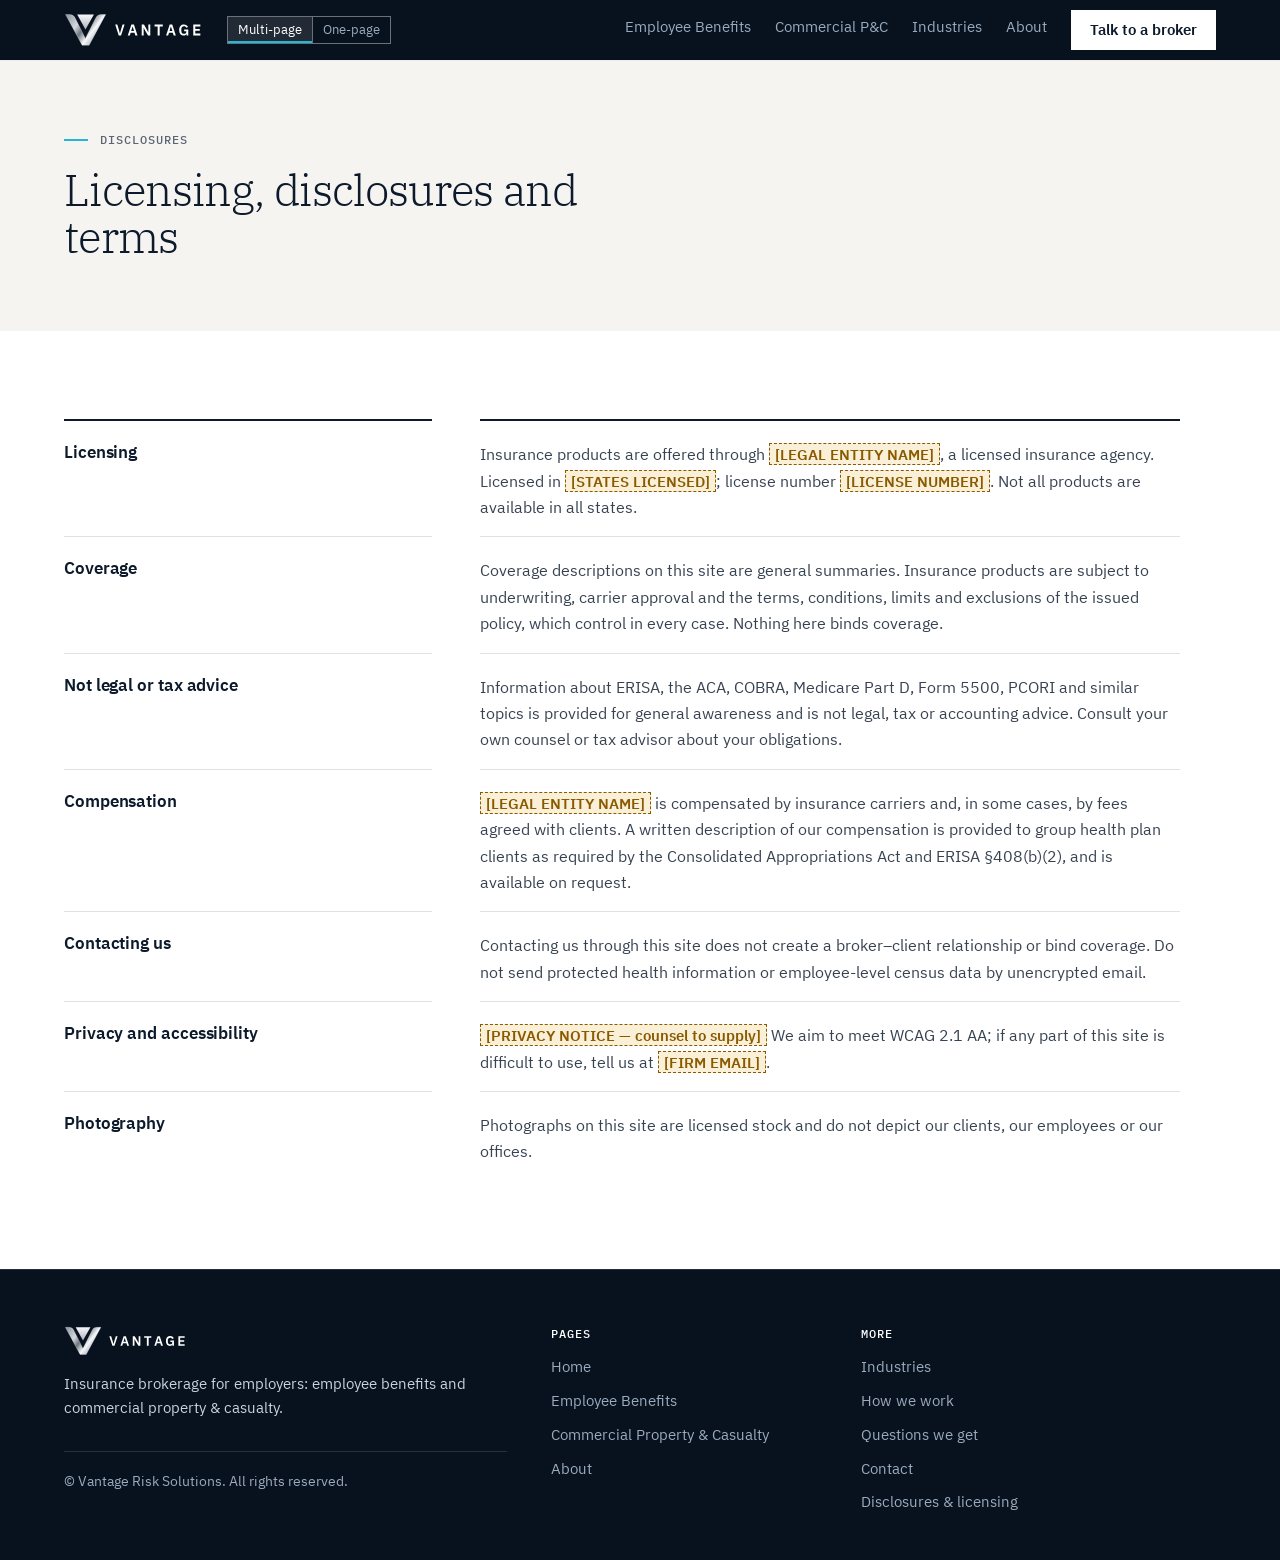
<file: legal.html>
<!DOCTYPE html>
<html lang="en">
<head>
  <meta charset="utf-8">
  <meta name="viewport" content="width=device-width, initial-scale=1">
  <title>Disclosures &amp; licensing — Vantage Risk Solutions</title>
  <meta name="description" content="Licensing, coverage, compensation and privacy disclosures for Vantage Risk Solutions.">
  <meta name="theme-color" content="#08121e">
  <link rel="icon" type="image/svg+xml" href="images/vantage-silver-v/favicon.svg">
  <link rel="icon" type="image/png" sizes="32x32" href="images/vantage-silver-v/favicon-32.png">
  <link rel="apple-touch-icon" href="images/vantage-silver-v/apple-touch-icon.png">
  <link rel="stylesheet" href="styles.css">
</head>
<body>
<a class="skip-link" href="#main">Skip to content</a>

<!-- NAV — copied into all six pages. Per page only aria-current="page" on the page's own link and the One-page link's #section differ; on one-page.html the links point at its sections, except the switch's Multi-page link. -->
<header class="nav">
  <div class="container">
    <a class="brand" href="index.html">
      <img class="brand-logo" src="images/vantage-silver-v/vantage-logo-white.svg" width="180" height="44"
           alt="Vantage Risk Solutions">
    </a>
    <div class="layout-switch" role="group" aria-label="Site layout">
      <span aria-current="true">Multi-page</span>
      <a href="one-page.html#legal">One-page</a>
    </div>
    <nav aria-label="Main">
      <ul class="nav-links" role="list">
        <li><a href="employee-benefits.html">Employee Benefits</a></li>
        <li><a href="property-casualty.html">Commercial P&amp;C</a></li>
        <li><a href="index.html#industries">Industries</a></li>
        <li><a href="about.html">About</a></li>
      </ul>
    </nav>
    <a class="btn btn-light" href="about.html#contact">Talk to a broker</a>
  </div>
</header>

<main id="main" tabindex="-1">
<section class="alt">
  <div class="container">
    <span class="eyebrow">Disclosures</span>
    <h1>Licensing, disclosures and terms</h1>
  </div>
</section>

<section class="legal">
  <div class="container">
    <h3>Licensing</h3>
    <p>Insurance products are offered through <span class="ph">[LEGAL ENTITY NAME]</span>, a licensed insurance agency. Licensed in <span class="ph">[STATES LICENSED]</span>; license number <span class="ph">[LICENSE NUMBER]</span>. Not all products are available in all states.</p>

    <h3>Coverage</h3>
    <p>Coverage descriptions on this site are general summaries. Insurance products are subject to underwriting, carrier approval and the terms, conditions, limits and exclusions of the issued policy, which control in every case. Nothing here binds coverage.</p>

    <h3>Not legal or tax advice</h3>
    <p>Information about ERISA, the ACA, COBRA, Medicare Part D, Form 5500, PCORI and similar topics is provided for general awareness and is not legal, tax or accounting advice. Consult your own counsel or tax advisor about your obligations.</p>

    <h3>Compensation</h3>
    <p><span class="ph">[LEGAL ENTITY NAME]</span> is compensated by insurance carriers and, in some cases, by fees agreed with clients. A written description of our compensation is provided to group health plan clients as required by the Consolidated Appropriations Act and ERISA §408(b)(2), and is available on request.</p>

    <h3>Contacting us</h3>
    <p>Contacting us through this site does not create a broker–client relationship or bind coverage. Do not send protected health information or employee-level census data by unencrypted email.</p>

    <h3>Privacy and accessibility</h3>
    <p><span class="ph">[PRIVACY NOTICE — counsel to supply]</span> We aim to meet WCAG 2.1 AA; if any part of this site is difficult to use, tell us at <span class="ph">[FIRM EMAIL]</span>.</p>

    <h3>Photography</h3>
    <p>Photographs on this site are licensed stock and do not depict our clients, our employees or our offices.</p>
  </div>
</section>
</main>

<!-- FOOTER — the same in all five pages; one-page.html has a copy whose links point at its sections.
     Deliberately carries no placeholders: contact details live on about.html, disclosures on legal.html, and one-page.html repeats both. -->
<footer class="footer">
  <div class="container">
    <div>
      <a class="brand" href="index.html">
        <img class="brand-logo" src="images/vantage-silver-v/vantage-logo-white.svg" width="180" height="44"
             alt="Vantage Risk Solutions">
      </a>
      <p>Insurance brokerage for employers: employee benefits and commercial property &amp; casualty.</p>
      <p class="copyright">© Vantage Risk Solutions. All rights reserved.</p>
    </div>
    <nav aria-label="Pages">
      <h3>Pages</h3>
      <ul role="list">
        <li><a href="index.html">Home</a></li>
        <li><a href="employee-benefits.html">Employee Benefits</a></li>
        <li><a href="property-casualty.html">Commercial Property &amp; Casualty</a></li>
        <li><a href="about.html">About</a></li>
      </ul>
    </nav>
    <nav aria-label="More">
      <h3>More</h3>
      <ul role="list">
        <li><a href="index.html#industries">Industries</a></li>
        <li><a href="index.html#how-we-work">How we work</a></li>
        <li><a href="about.html#faq">Questions we get</a></li>
        <li><a href="about.html#contact">Contact</a></li>
        <li><a href="legal.html">Disclosures &amp; licensing</a></li>
      </ul>
    </nav>
  </div>
</footer>
</body>
</html>
</file>
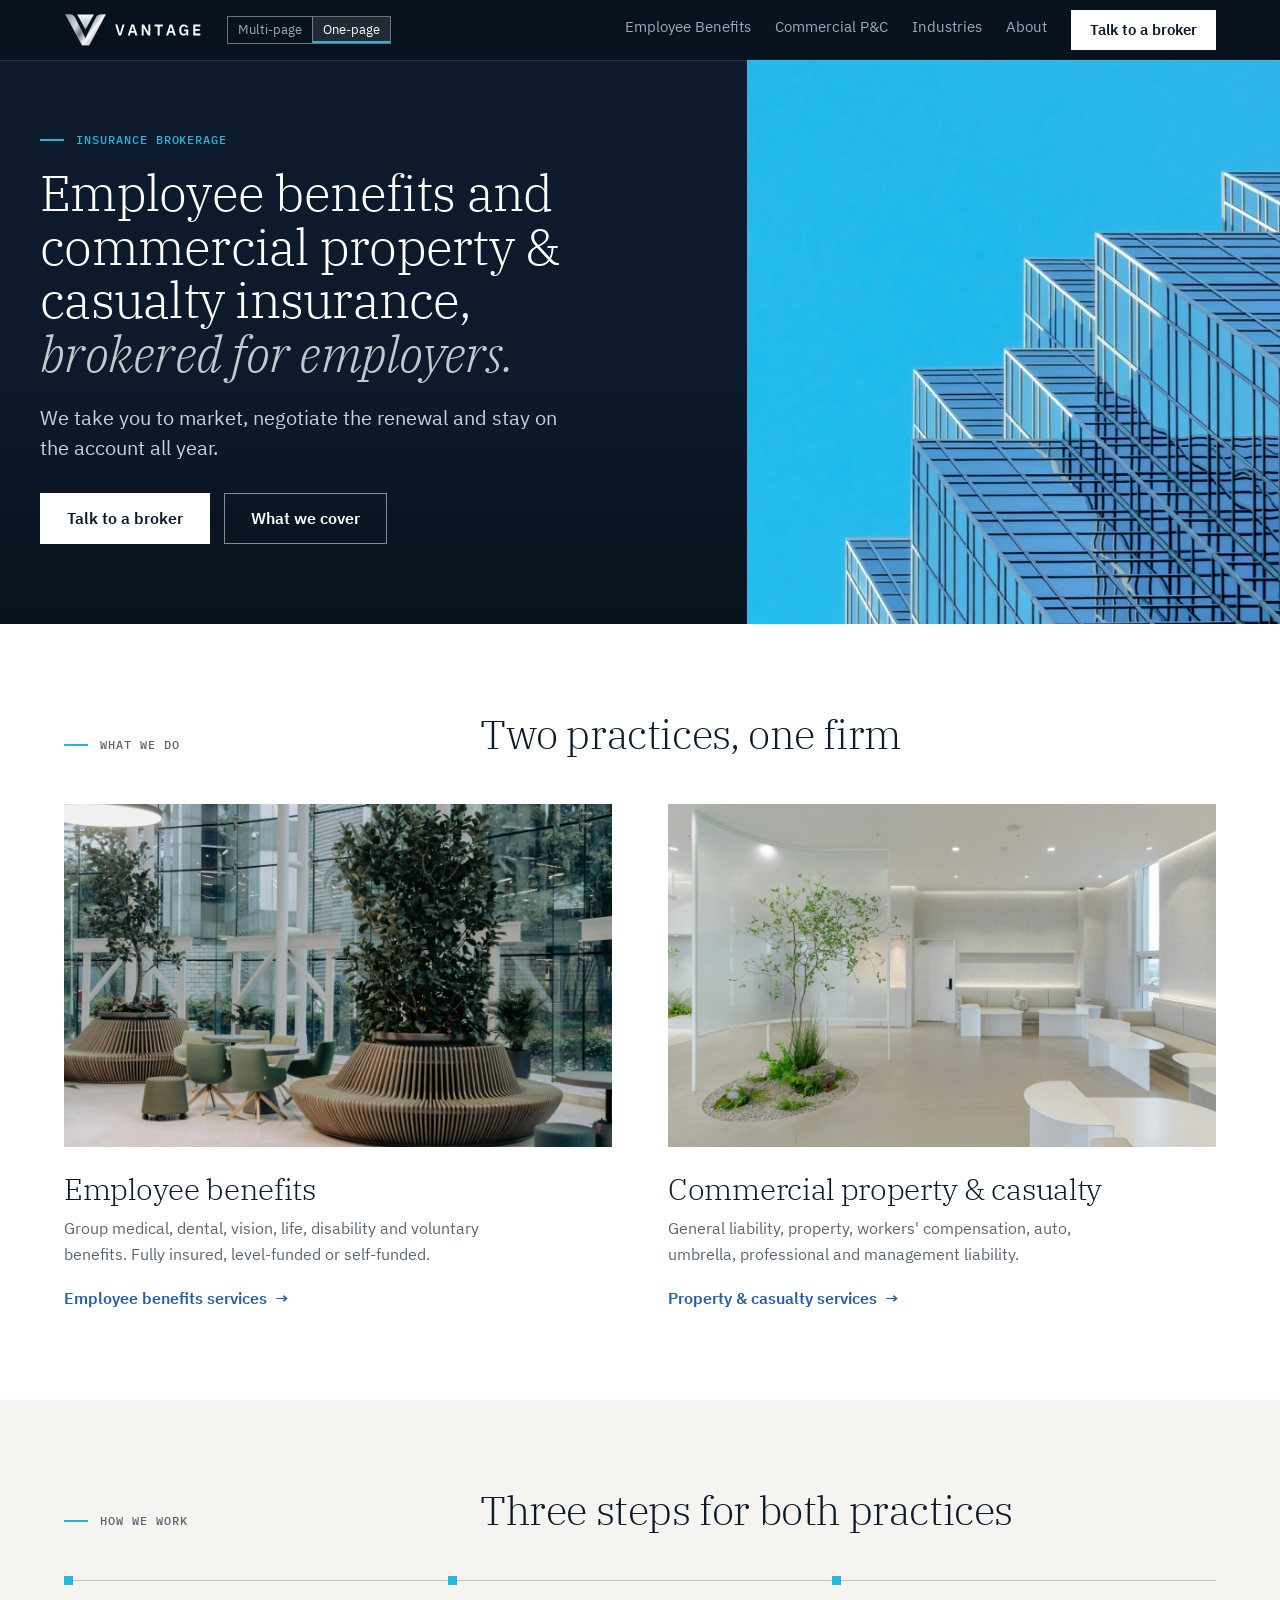
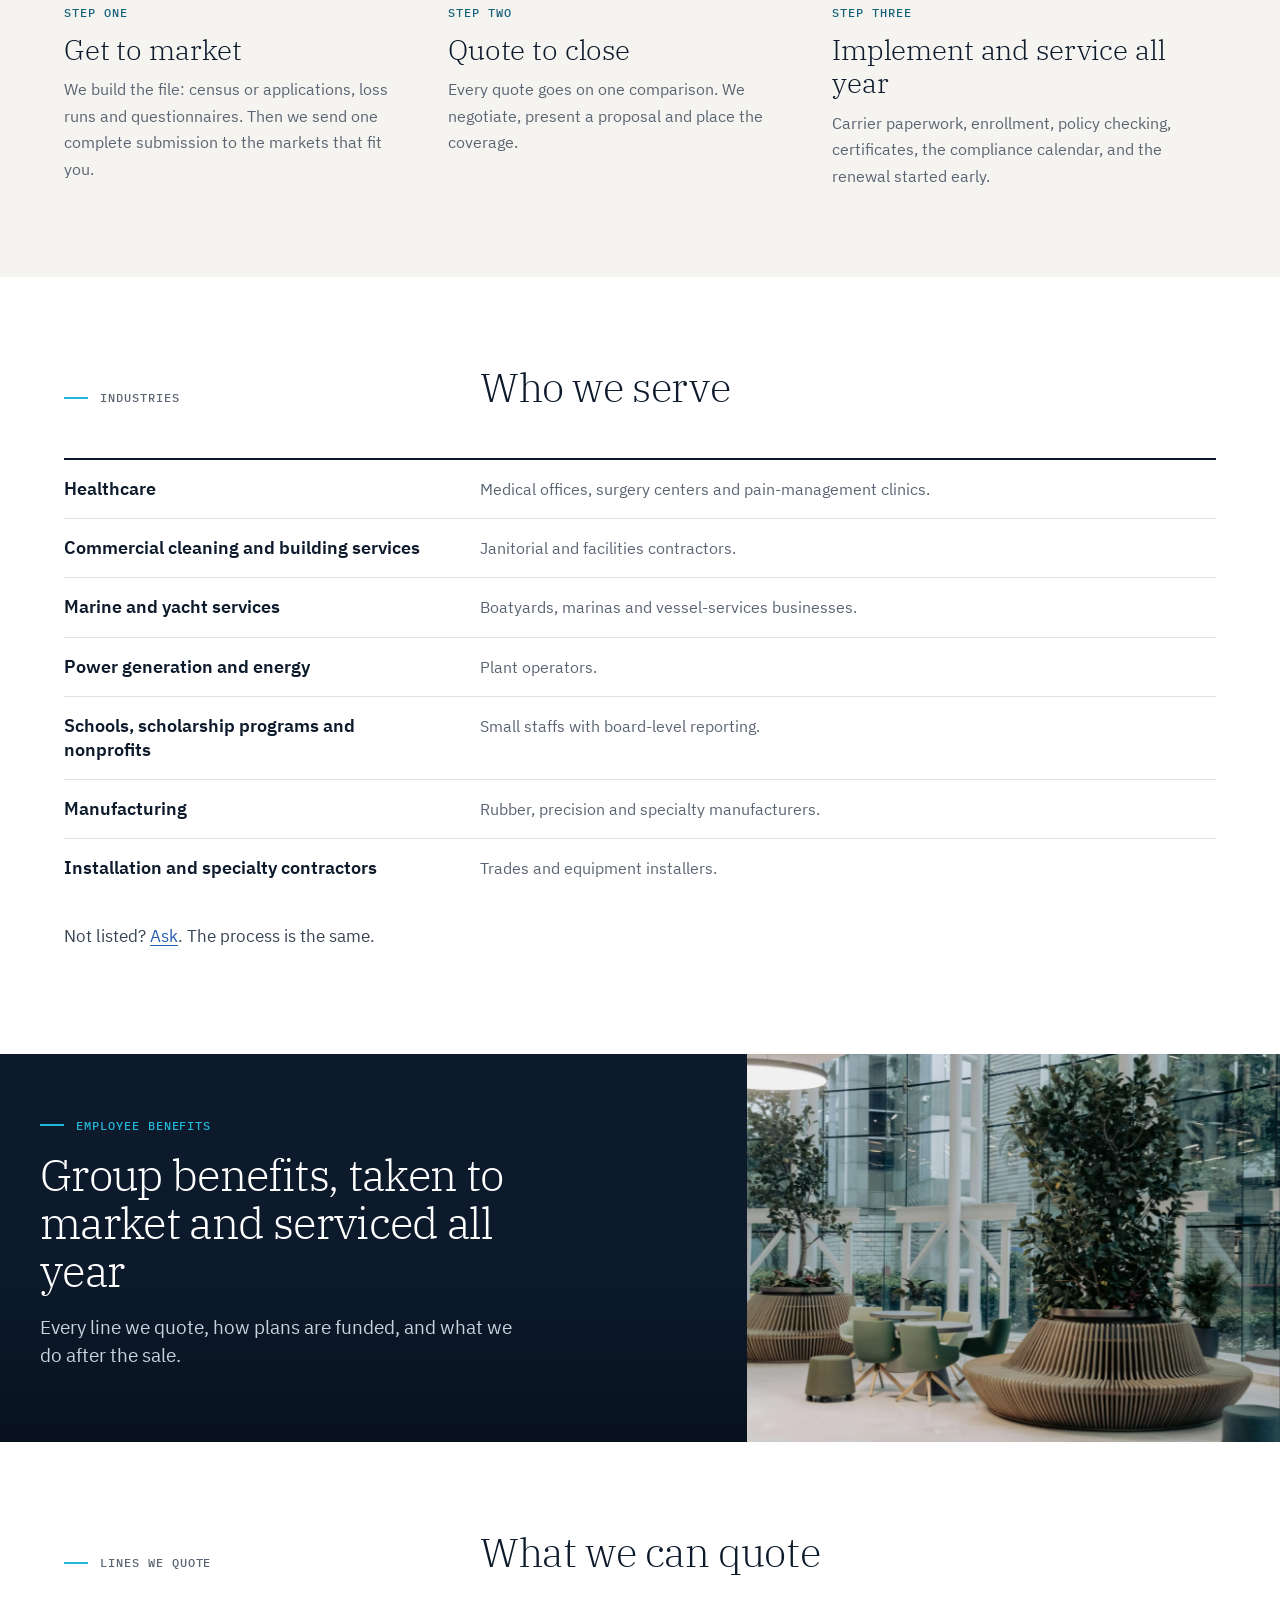
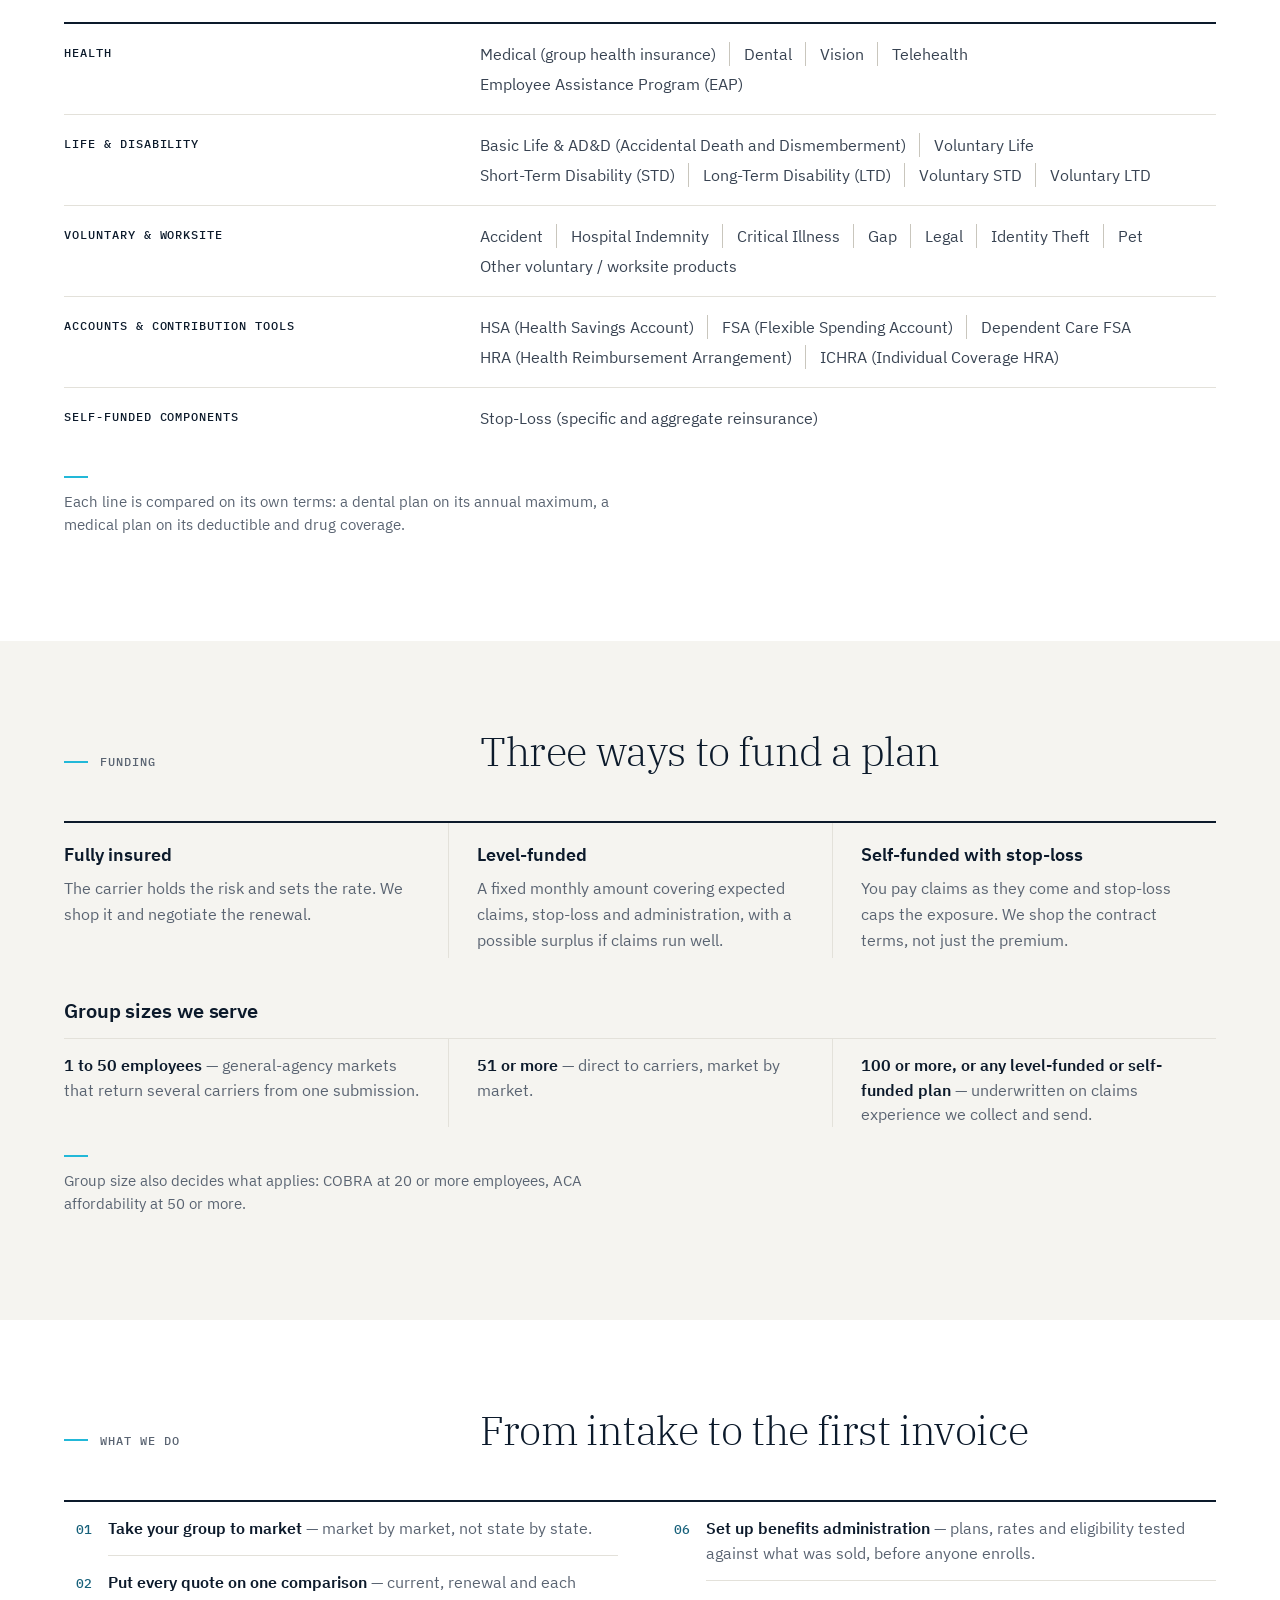
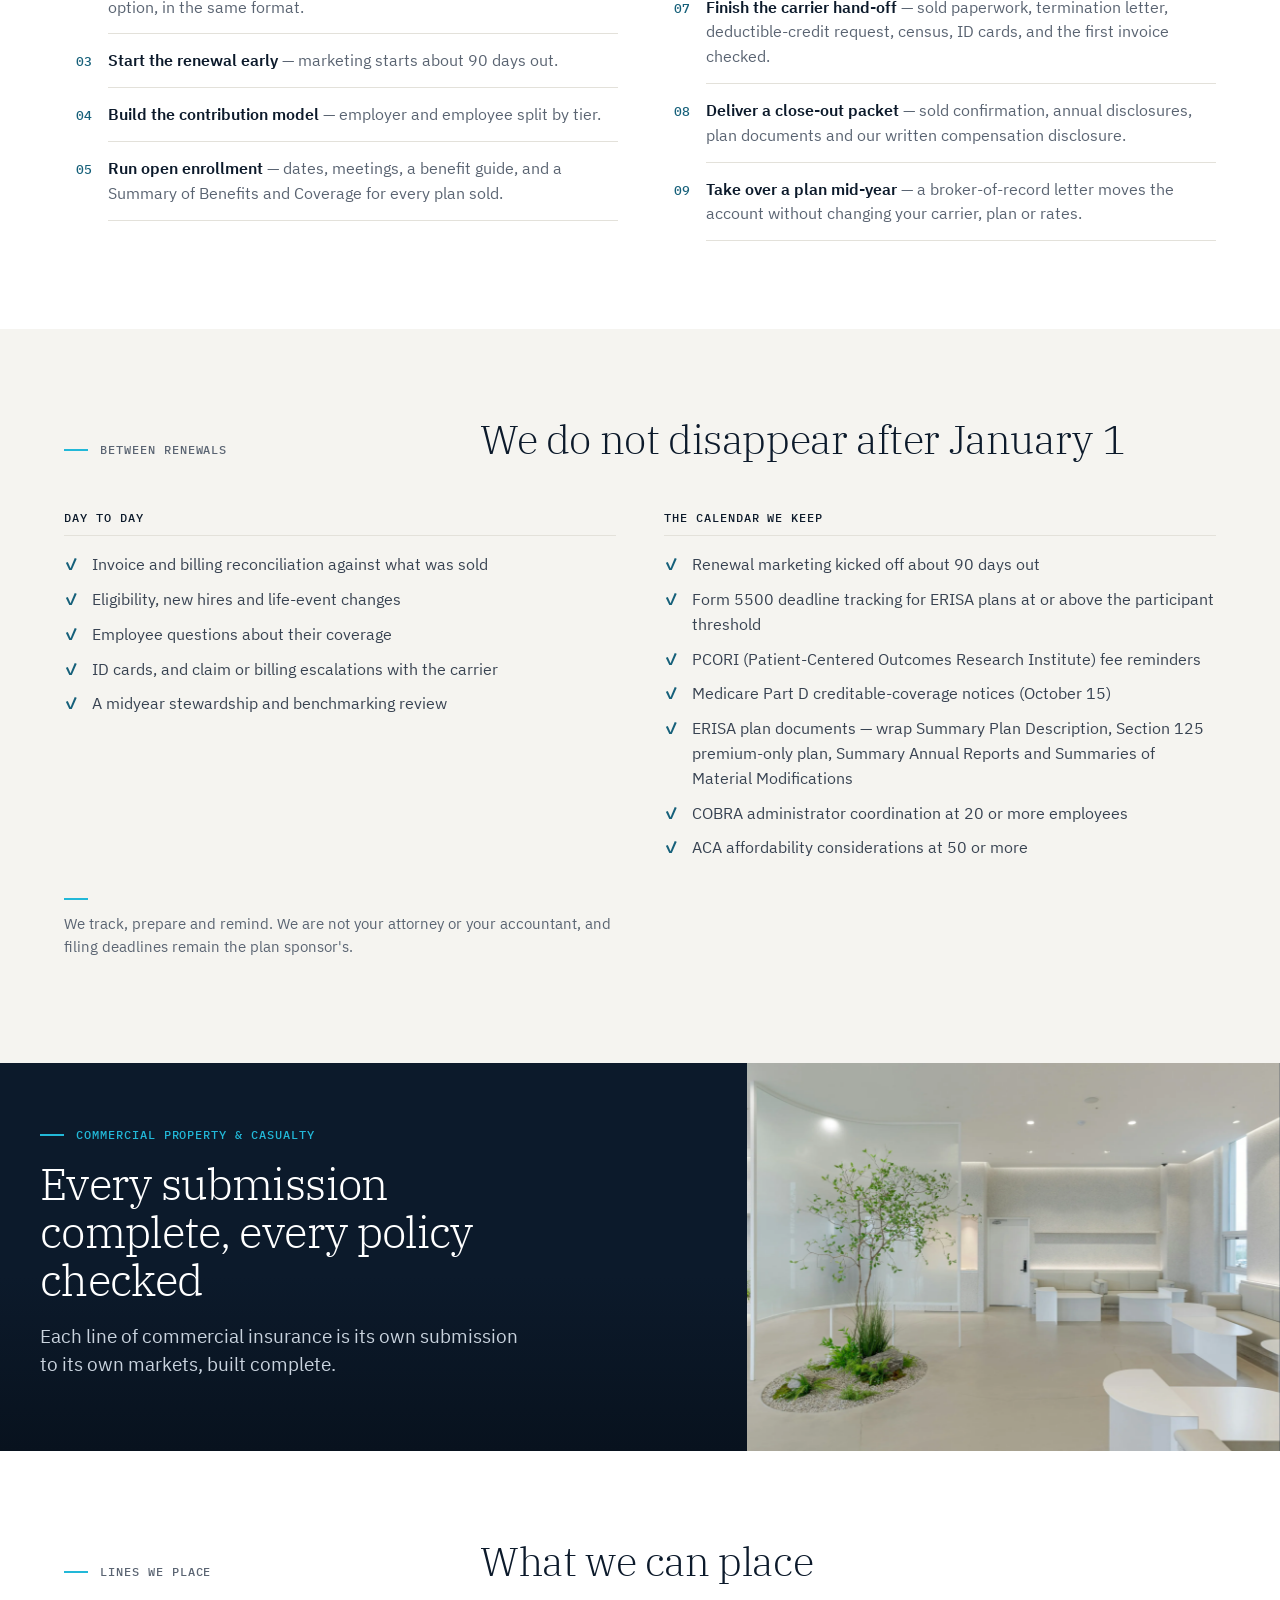
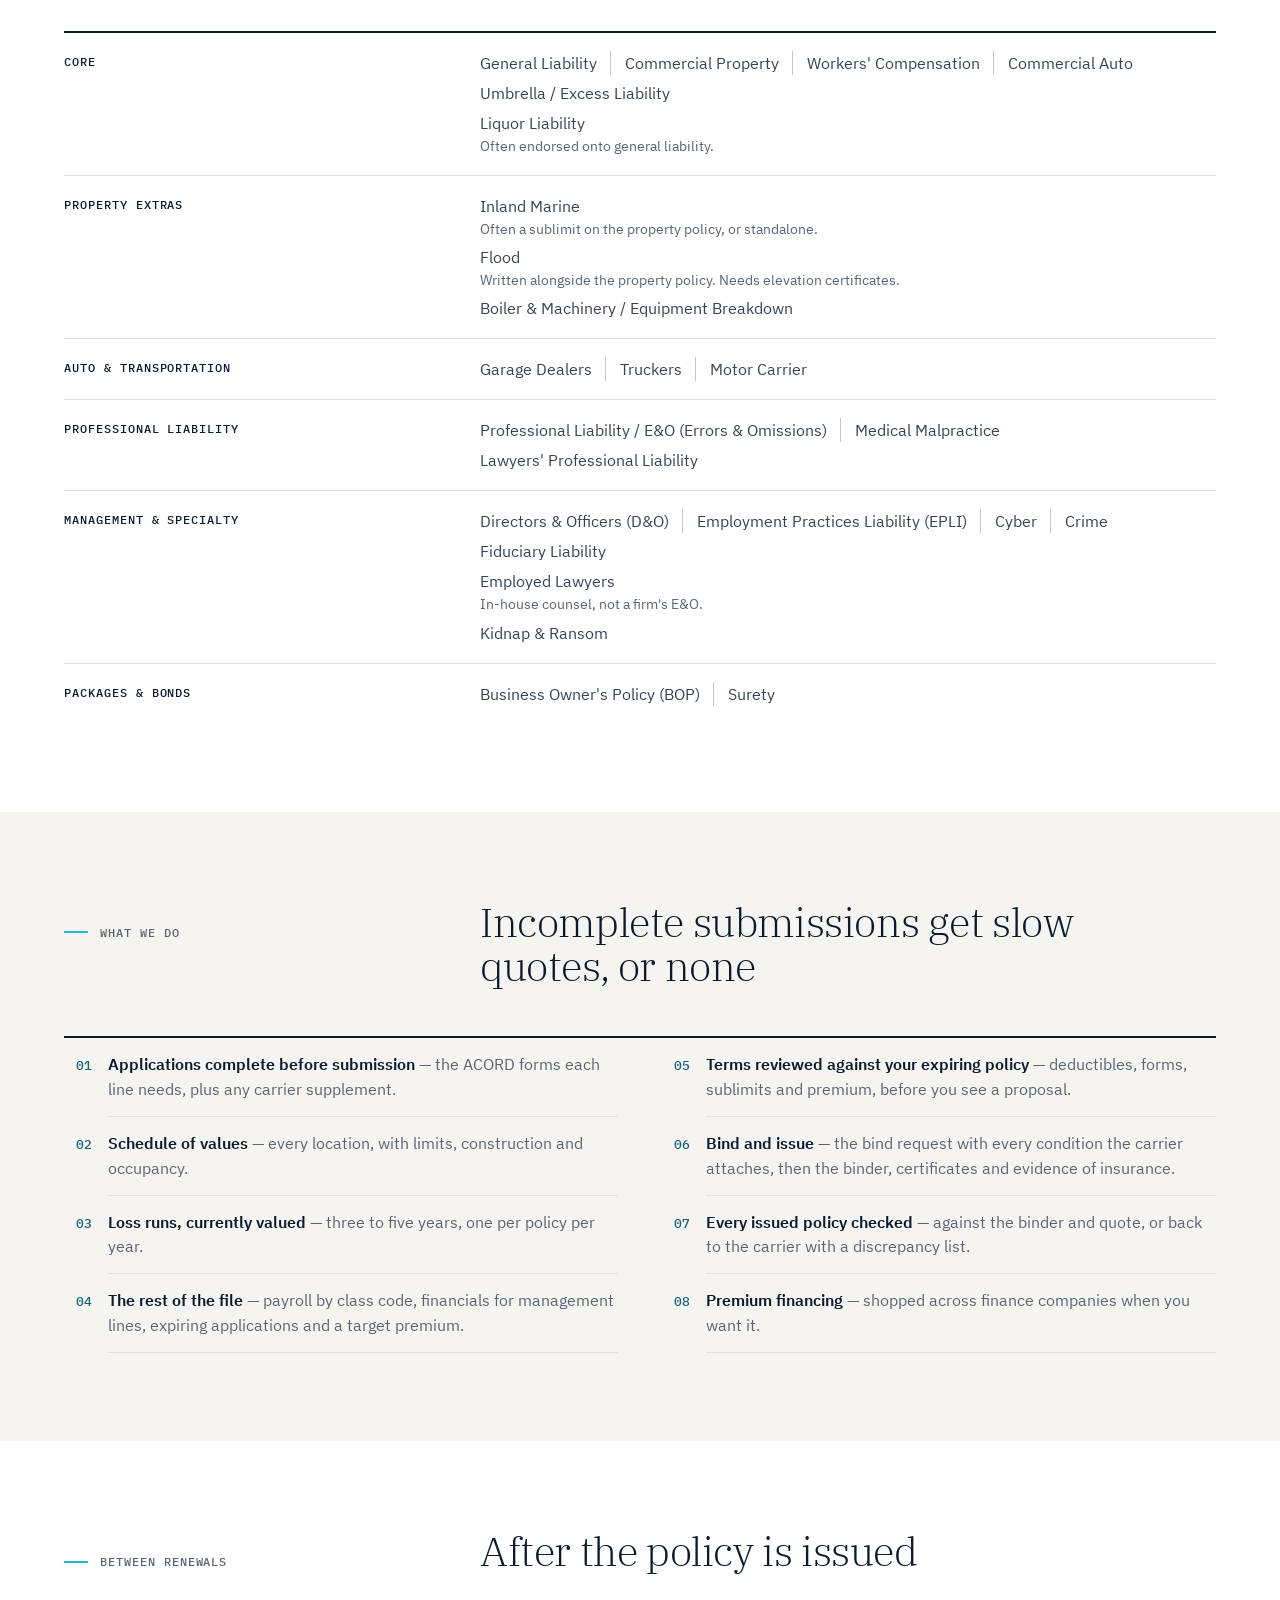
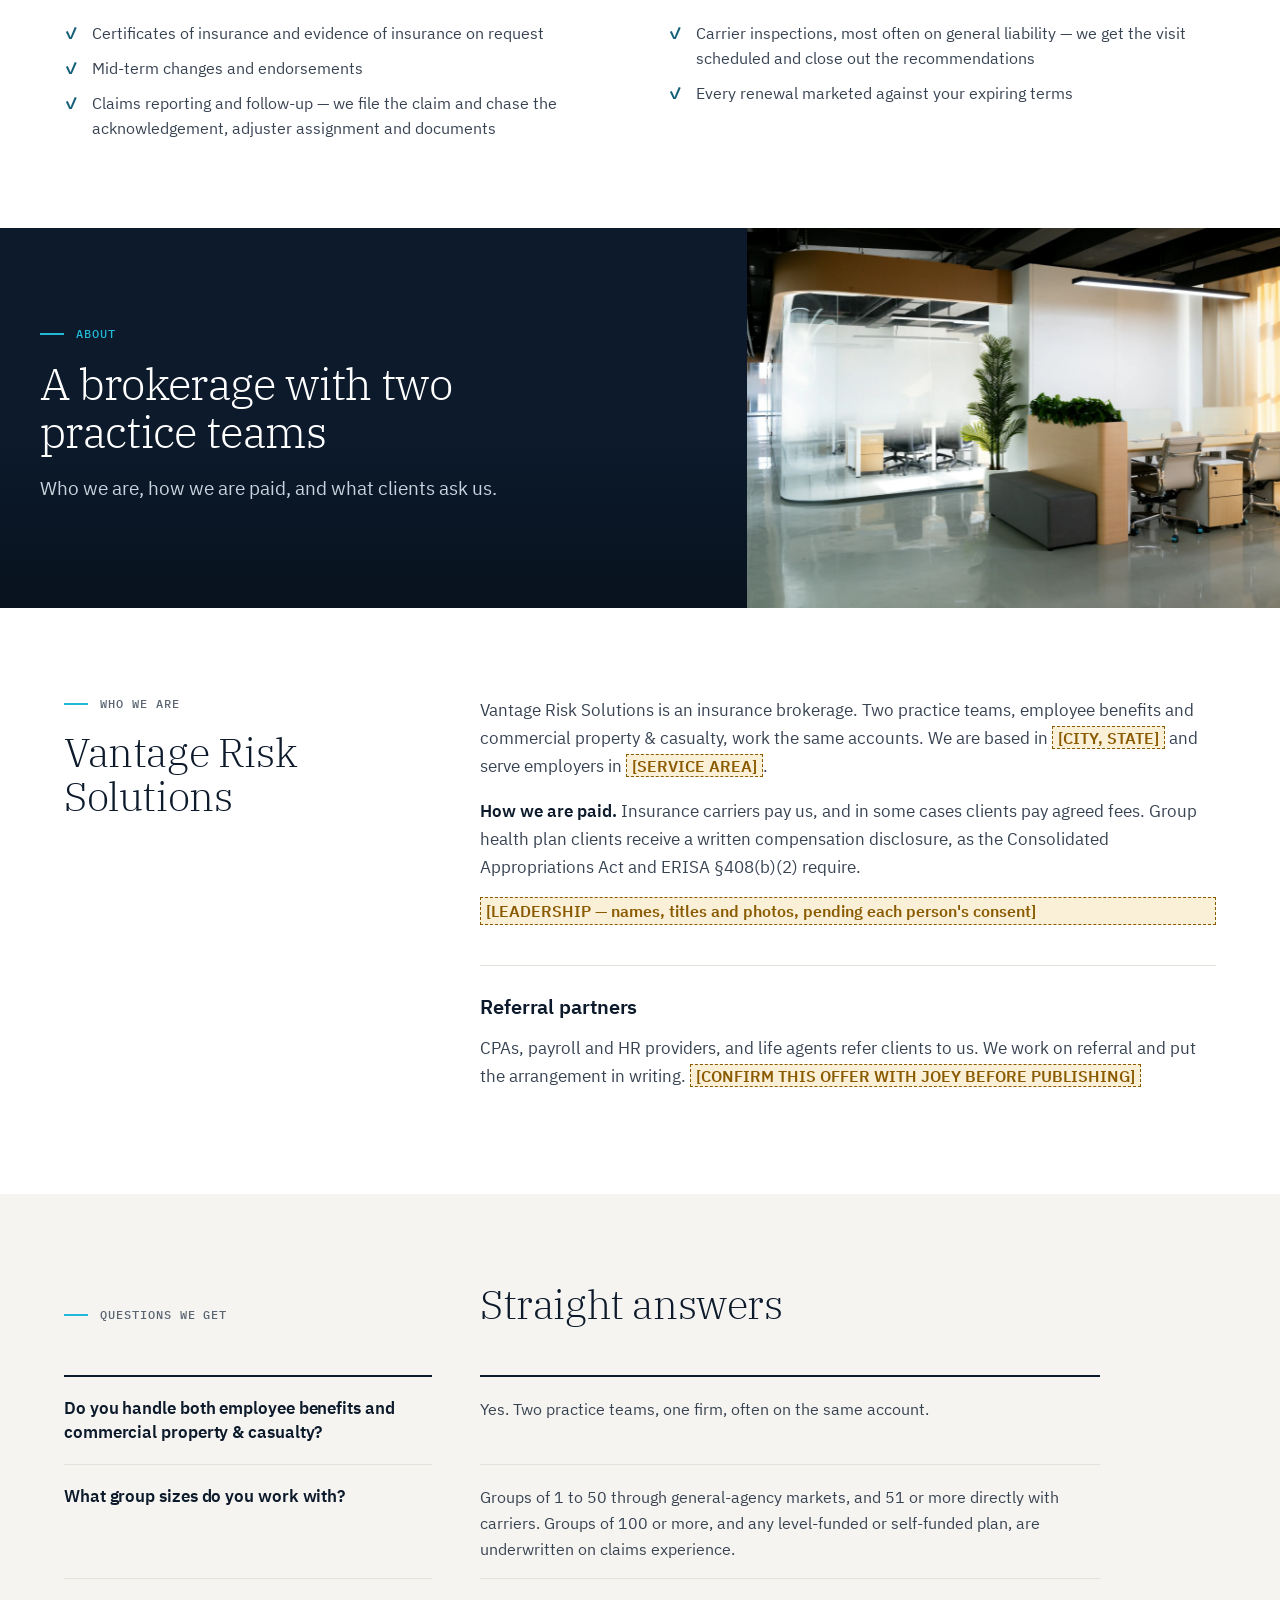
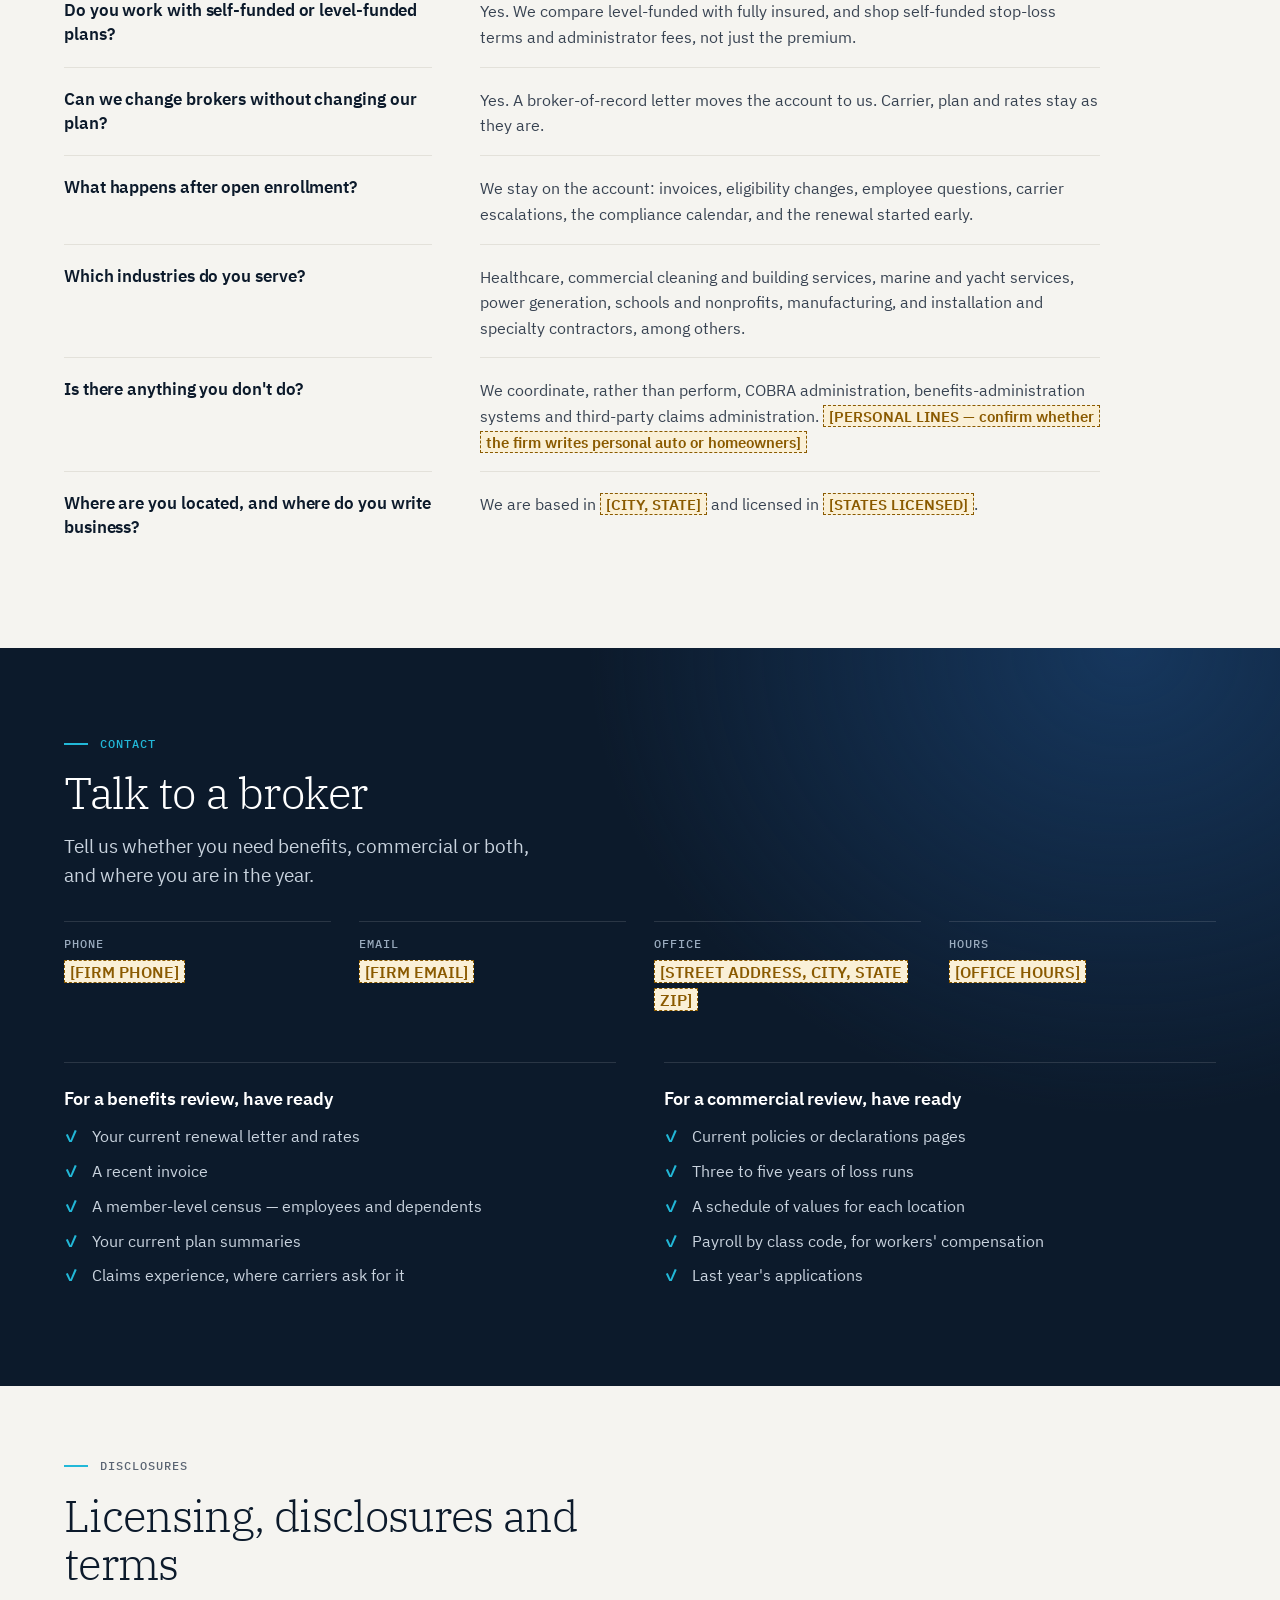
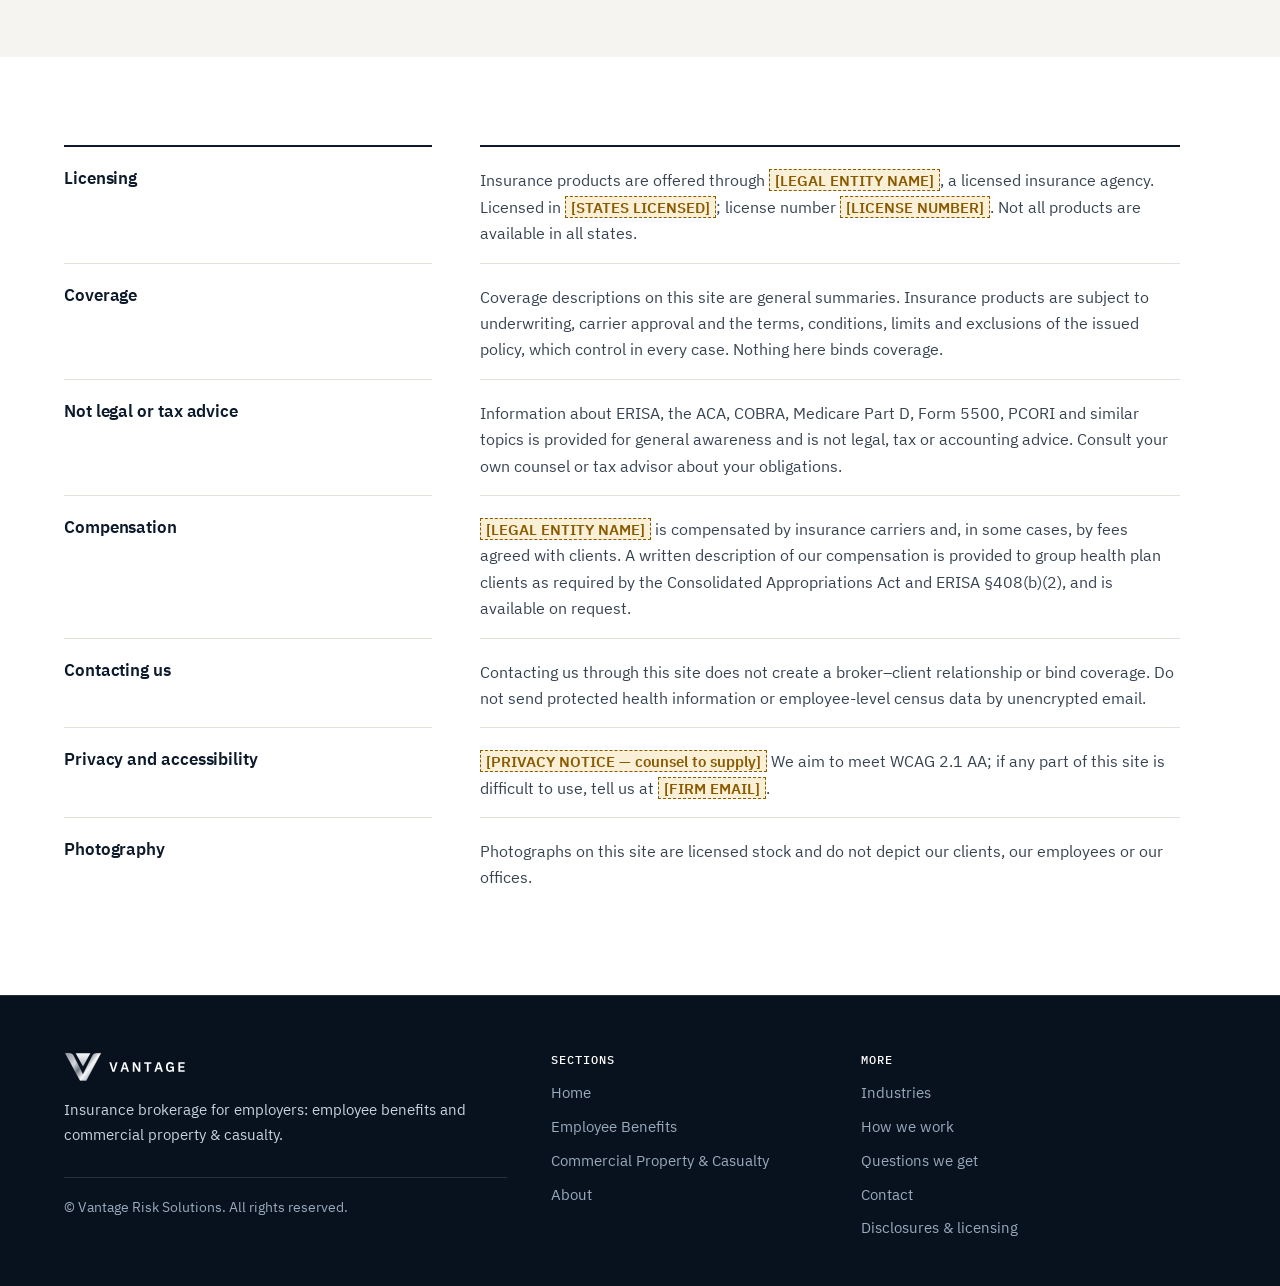
<file: one-page.html>
<!DOCTYPE html>
<html lang="en">
<head>
  <meta charset="utf-8">
  <meta name="viewport" content="width=device-width, initial-scale=1">
  <title>Vantage Risk Solutions — Employee Benefits &amp; Commercial Property &amp; Casualty, on one page</title>
  <meta name="description" content="Everything on one page: every employee benefits and commercial property &amp; casualty line we place, how we work, the industries we serve, the questions we get, contact details and disclosures.">
  <meta name="theme-color" content="#08121e">
  <link rel="icon" type="image/svg+xml" href="images/vantage-silver-v/favicon.svg">
  <link rel="icon" type="image/png" sizes="32x32" href="images/vantage-silver-v/favicon-32.png">
  <link rel="apple-touch-icon" href="images/vantage-silver-v/apple-touch-icon.png">
  <link rel="stylesheet" href="styles.css">
</head>
<body id="top">
<!-- one-page.html: the whole site on one scrolling page, for visitors who pick One-page.
     Every section is a COPY of one of the five pages, and those pages are the master:
     change the words there first, then copy the change here.
     python _tools/check_one_page.py lists anything that no longer matches.
     Deliberate differences, all of them: no Talk to a broker band after Home, Employee
     Benefits and P&C; each page's main heading is a chapter heading here, except Home's;
     chapter ids and body id top; lazy chapter photos; links point at sections of this page;
     its own title and description; the footer column says Sections; the switch is reversed;
     no nav link is marked current; these comments. The README section The two layouts
     explains each one. -->
<a class="skip-link" href="#main">Skip to content</a>

<!-- NAV — copied into all six pages. Per page only aria-current="page" on the page's own link and the One-page link's #section differ; on one-page.html the links point at its sections, except the switch's Multi-page link. -->
<header class="nav">
  <div class="container">
    <a class="brand" href="#top">
      <img class="brand-logo" src="images/vantage-silver-v/vantage-logo-white.svg" width="180" height="44"
           alt="Vantage Risk Solutions">
    </a>
    <div class="layout-switch" role="group" aria-label="Site layout">
      <a href="index.html">Multi-page</a>
      <span aria-current="true">One-page</span>
    </div>
    <nav aria-label="Main">
      <ul class="nav-links" role="list">
        <li><a href="#employee-benefits">Employee Benefits</a></li>
        <li><a href="#property-casualty">Commercial P&amp;C</a></li>
        <li><a href="#industries">Industries</a></li>
        <li><a href="#about">About</a></li>
      </ul>
    </nav>
    <a class="btn btn-light" href="#contact">Talk to a broker</a>
  </div>
</header>

<main id="main" tabindex="-1">
<!-- ===== HOME — from index.html (its Talk to a broker band is left out) ===== -->
<section class="hero hero-lg">
  <div class="hero-inner">
    <div class="hero-copy">
      <span class="eyebrow">Insurance brokerage</span>
      <h1>Employee benefits and commercial property &amp; casualty insurance, <em>brokered for employers.</em></h1>
      <p class="lede">We take you to market, negotiate the renewal and stay on the account all year.</p>
      <div class="hero-actions">
        <a class="btn btn-primary" href="#contact">Talk to a broker</a>
        <a class="btn btn-secondary" href="#practices">What we cover</a>
      </div>
    </div>
    <div class="hero-photo">
      <img src="images/hero.webp" width="2400" height="1600" alt="A glass office tower with a stepped facade against a clear blue sky" decoding="async" fetchpriority="high">
    </div>
  </div>
</section>

<section id="practices">
  <div class="container">
    <div class="section-head">
      <span class="eyebrow">What we do</span>
      <h2>Two practices, one firm</h2>
    </div>
    <div class="practice">
      <article class="practice-item">
        <img src="images/benefits.webp" width="2400" height="1600" loading="lazy" decoding="async"
             alt="A bright atrium with trees in round wooden planters and green chairs">
        <h3>Employee benefits</h3>
        <p>Group medical, dental, vision, life, disability and voluntary benefits. Fully insured, level-funded or self-funded.</p>
        <a class="more" href="#employee-benefits">Employee benefits services</a>
      </article>
      <article class="practice-item">
        <img src="images/pc.webp" width="2400" height="1600" loading="lazy" decoding="async"
             alt="A bright white clinic waiting area with a small tree and bench seating">
        <h3>Commercial property &amp; casualty</h3>
        <p>General liability, property, workers' compensation, auto, umbrella, professional and management liability.</p>
        <a class="more" href="#property-casualty">Property &amp; casualty services</a>
      </article>
    </div>
  </div>
</section>

<section id="how-we-work" class="alt">
  <div class="container">
    <div class="section-head">
      <span class="eyebrow">How we work</span>
      <h2>Three steps for both practices</h2>
    </div>
    <div class="how">
      <div>
        <span class="how-num">Step one</span>
        <h3>Get to market</h3>
        <p>We build the file: census or applications, loss runs and questionnaires. Then we send one complete submission to the markets that fit you.</p>
      </div>
      <div>
        <span class="how-num">Step two</span>
        <h3>Quote to close</h3>
        <p>Every quote goes on one comparison. We negotiate, present a proposal and place the coverage.</p>
      </div>
      <div>
        <span class="how-num">Step three</span>
        <h3>Implement and service all year</h3>
        <p>Carrier paperwork, enrollment, policy checking, certificates, the compliance calendar, and the renewal started early.</p>
      </div>
    </div>
  </div>
</section>

<section id="industries">
  <div class="container">
    <div class="section-head">
      <span class="eyebrow">Industries</span>
      <h2>Who we serve</h2>
    </div>
    <ul class="industries" role="list">
      <li><strong>Healthcare</strong><span>Medical offices, surgery centers and pain-management clinics.</span></li>
      <li><strong>Commercial cleaning and building services</strong><span>Janitorial and facilities contractors.</span></li>
      <li><strong>Marine and yacht services</strong><span>Boatyards, marinas and vessel-services businesses.</span></li>
      <li><strong>Power generation and energy</strong><span>Plant operators.</span></li>
      <li><strong>Schools, scholarship programs and nonprofits</strong><span>Small staffs with board-level reporting.</span></li>
      <li><strong>Manufacturing</strong><span>Rubber, precision and specialty manufacturers.</span></li>
      <li><strong>Installation and specialty contractors</strong><span>Trades and equipment installers.</span></li>
    </ul>
    <p>Not listed? <a href="#contact">Ask</a>. The process is the same.</p>
  </div>
</section>

<!-- ===== EMPLOYEE BENEFITS — from employee-benefits.html (band left out) ===== -->
<section class="hero hero-sm chapter" id="employee-benefits">
  <div class="hero-inner">
    <div class="hero-copy">
      <span class="eyebrow">Employee benefits</span>
      <h2 class="chapter-title">Group benefits, taken to market and serviced all year</h2>
      <p class="lede">Every line we quote, how plans are funded, and what we do after the sale.</p>
    </div>
    <div class="hero-photo">
      <img src="images/benefits.webp" width="2400" height="1600" alt="A bright atrium with trees in round wooden planters and green chairs" loading="lazy" decoding="async">
    </div>
  </div>
</section>

<section>
  <div class="container">
    <div class="section-head">
      <span class="eyebrow">Lines we quote</span>
      <h2>What we can quote</h2>
    </div>
    <div class="groups">
      <div>
        <h4>Health</h4>
        <ul role="list">
          <li>Medical (group health insurance)</li>
          <li>Dental</li>
          <li>Vision</li>
          <li>Telehealth</li>
          <li>Employee Assistance Program (EAP)</li>
        </ul>
      </div>
      <div>
        <h4>Life &amp; disability</h4>
        <ul role="list">
          <li>Basic Life &amp; AD&amp;D (Accidental Death and Dismemberment)</li>
          <li>Voluntary Life</li>
          <li>Short-Term Disability (STD)</li>
          <li>Long-Term Disability (LTD)</li>
          <li>Voluntary STD</li>
          <li>Voluntary LTD</li>
        </ul>
      </div>
      <div>
        <h4>Voluntary &amp; worksite</h4>
        <ul role="list">
          <li>Accident</li>
          <li>Hospital Indemnity</li>
          <li>Critical Illness</li>
          <li>Gap</li>
          <li>Legal</li>
          <li>Identity Theft</li>
          <li>Pet</li>
          <li>Other voluntary / worksite products</li>
        </ul>
      </div>
      <div>
        <h4>Accounts &amp; contribution tools</h4>
        <ul role="list">
          <li>HSA (Health Savings Account)</li>
          <li>FSA (Flexible Spending Account)</li>
          <li>Dependent Care FSA</li>
          <li>HRA (Health Reimbursement Arrangement)</li>
          <li>ICHRA (Individual Coverage HRA)</li>
        </ul>
      </div>
      <div>
        <h4>Self-funded components</h4>
        <ul role="list">
          <li>Stop-Loss (specific and aggregate reinsurance)</li>
        </ul>
      </div>
    </div>
    <p class="note">Each line is compared on its own terms: a dental plan on its annual maximum, a medical plan on its deductible and drug coverage.</p>
  </div>
</section>

<section class="alt">
  <div class="container">
    <div class="section-head">
      <span class="eyebrow">Funding</span>
      <h2>Three ways to fund a plan</h2>
    </div>
    <div class="tiles">
      <div class="tile">
        <h4>Fully insured</h4>
        <p>The carrier holds the risk and sets the rate. We shop it and negotiate the renewal.</p>
      </div>
      <div class="tile">
        <h4>Level-funded</h4>
        <p>A fixed monthly amount covering expected claims, stop-loss and administration, with a possible surplus if claims run well.</p>
      </div>
      <div class="tile">
        <h4>Self-funded with stop-loss</h4>
        <p>You pay claims as they come and stop-loss caps the exposure. We shop the contract terms, not just the premium.</p>
      </div>
    </div>

    <h3>Group sizes we serve</h3>
    <ul class="sizes" role="list">
      <li><strong>1 to 50 employees</strong> — general-agency markets that return several carriers from one submission.</li>
      <li><strong>51 or more</strong> — direct to carriers, market by market.</li>
      <li><strong>100 or more, or any level-funded or self-funded plan</strong> — underwritten on claims experience we collect and send.</li>
    </ul>
    <p class="note">Group size also decides what applies: COBRA at 20 or more employees, ACA affordability at 50 or more.</p>
  </div>
</section>

<section>
  <div class="container">
    <div class="section-head">
      <span class="eyebrow">What we do</span>
      <h2>From intake to the first invoice</h2>
    </div>
    <ol class="steps">
      <li><strong>Take your group to market</strong> — market by market, not state by state.</li>
      <li><strong>Put every quote on one comparison</strong> — current, renewal and each option, in the same format.</li>
      <li><strong>Start the renewal early</strong> — marketing starts about 90 days out.</li>
      <li><strong>Build the contribution model</strong> — employer and employee split by tier.</li>
      <li><strong>Run open enrollment</strong> — dates, meetings, a benefit guide, and a Summary of Benefits and Coverage for every plan sold.</li>
      <li><strong>Set up benefits administration</strong> — plans, rates and eligibility tested against what was sold, before anyone enrolls.</li>
      <li><strong>Finish the carrier hand-off</strong> — sold paperwork, termination letter, deductible-credit request, census, ID cards, and the first invoice checked.</li>
      <li><strong>Deliver a close-out packet</strong> — sold confirmation, annual disclosures, plan documents and our written compensation disclosure.</li>
      <li><strong>Take over a plan mid-year</strong> — a broker-of-record letter moves the account without changing your carrier, plan or rates.</li>
    </ol>
  </div>
</section>

<section class="alt">
  <div class="container">
    <div class="section-head">
      <span class="eyebrow">Between renewals</span>
      <h2>We do not disappear after January 1</h2>
    </div>
    <div class="two-col">
      <div>
        <h4>Day to day</h4>
        <ul class="checks" role="list">
          <li>Invoice and billing reconciliation against what was sold</li>
          <li>Eligibility, new hires and life-event changes</li>
          <li>Employee questions about their coverage</li>
          <li>ID cards, and claim or billing escalations with the carrier</li>
          <li>A midyear stewardship and benchmarking review</li>
        </ul>
      </div>
      <div>
        <h4>The calendar we keep</h4>
        <ul class="checks" role="list">
          <li>Renewal marketing kicked off about 90 days out</li>
          <li>Form 5500 deadline tracking for ERISA plans at or above the participant threshold</li>
          <li>PCORI (Patient-Centered Outcomes Research Institute) fee reminders</li>
          <li>Medicare Part D creditable-coverage notices (October 15)</li>
          <li>ERISA plan documents — wrap Summary Plan Description, Section 125 premium-only plan, Summary Annual Reports and Summaries of Material Modifications</li>
          <li>COBRA administrator coordination at 20 or more employees</li>
          <li>ACA affordability considerations at 50 or more</li>
        </ul>
      </div>
    </div>
    <p class="note">We track, prepare and remind. We are not your attorney or your accountant, and filing deadlines remain the plan sponsor's.</p>
  </div>
</section>

<!-- ===== COMMERCIAL P&C — from property-casualty.html (band left out) ===== -->
<section class="hero hero-sm chapter" id="property-casualty">
  <div class="hero-inner">
    <div class="hero-copy">
      <span class="eyebrow">Commercial property &amp; casualty</span>
      <h2 class="chapter-title">Every submission complete, every policy checked</h2>
      <p class="lede">Each line of commercial insurance is its own submission to its own markets, built complete.</p>
    </div>
    <div class="hero-photo">
      <img src="images/pc.webp" width="2400" height="1600" alt="A bright white clinic waiting area with a small tree and bench seating" loading="lazy" decoding="async">
    </div>
  </div>
</section>

<section>
  <div class="container">
    <div class="section-head">
      <span class="eyebrow">Lines we place</span>
      <h2>What we can place</h2>
    </div>
    <div class="groups">
      <div>
        <h4>Core</h4>
        <ul role="list">
          <li>General Liability</li>
          <li>Commercial Property</li>
          <li>Workers' Compensation</li>
          <li>Commercial Auto</li>
          <li>Umbrella / Excess Liability</li>
          <li>Liquor Liability <small>Often endorsed onto general liability.</small></li>
        </ul>
      </div>
      <div>
        <h4>Property extras</h4>
        <ul role="list">
          <li>Inland Marine <small>Often a sublimit on the property policy, or standalone.</small></li>
          <li>Flood <small>Written alongside the property policy. Needs elevation certificates.</small></li>
          <li>Boiler &amp; Machinery / Equipment Breakdown</li>
        </ul>
      </div>
      <div>
        <h4>Auto &amp; transportation</h4>
        <ul role="list">
          <li>Garage Dealers</li>
          <li>Truckers</li>
          <li>Motor Carrier</li>
        </ul>
      </div>
      <div>
        <h4>Professional liability</h4>
        <ul role="list">
          <li>Professional Liability / E&amp;O (Errors &amp; Omissions)</li>
          <li>Medical Malpractice</li>
          <li>Lawyers' Professional Liability</li>
        </ul>
      </div>
      <div>
        <h4>Management &amp; specialty</h4>
        <ul role="list">
          <li>Directors &amp; Officers (D&amp;O)</li>
          <li>Employment Practices Liability (EPLI)</li>
          <li>Cyber</li>
          <li>Crime</li>
          <li>Fiduciary Liability</li>
          <li>Employed Lawyers <small>In-house counsel, not a firm's E&amp;O.</small></li>
          <li>Kidnap &amp; Ransom</li>
        </ul>
      </div>
      <div>
        <h4>Packages &amp; bonds</h4>
        <ul role="list">
          <li>Business Owner's Policy (BOP)</li>
          <li>Surety</li>
        </ul>
      </div>
    </div>
  </div>
</section>

<section class="alt">
  <div class="container">
    <div class="section-head">
      <span class="eyebrow">What we do</span>
      <h2>Incomplete submissions get slow quotes, or none</h2>
    </div>
    <ol class="steps">
      <li><strong>Applications complete before submission</strong> — the ACORD forms each line needs, plus any carrier supplement.</li>
      <li><strong>Schedule of values</strong> — every location, with limits, construction and occupancy.</li>
      <li><strong>Loss runs, currently valued</strong> — three to five years, one per policy per year.</li>
      <li><strong>The rest of the file</strong> — payroll by class code, financials for management lines, expiring applications and a target premium.</li>
      <li><strong>Terms reviewed against your expiring policy</strong> — deductibles, forms, sublimits and premium, before you see a proposal.</li>
      <li><strong>Bind and issue</strong> — the bind request with every condition the carrier attaches, then the binder, certificates and evidence of insurance.</li>
      <li><strong>Every issued policy checked</strong> — against the binder and quote, or back to the carrier with a discrepancy list.</li>
      <li><strong>Premium financing</strong> — shopped across finance companies when you want it.</li>
    </ol>
  </div>
</section>

<section>
  <div class="container">
    <div class="section-head">
      <span class="eyebrow">Between renewals</span>
      <h2>After the policy is issued</h2>
    </div>
    <ul class="checks" role="list">
      <li>Certificates of insurance and evidence of insurance on request</li>
      <li>Mid-term changes and endorsements</li>
      <li>Claims reporting and follow-up — we file the claim and chase the acknowledgement, adjuster assignment and documents</li>
      <li>Carrier inspections, most often on general liability — we get the visit scheduled and close out the recommendations</li>
      <li>Every renewal marketed against your expiring terms</li>
    </ul>
  </div>
</section>

<!-- ===== ABOUT — from about.html ===== -->
<section class="hero hero-sm chapter" id="about">
  <div class="hero-inner">
    <div class="hero-copy">
      <span class="eyebrow">About</span>
      <h2 class="chapter-title">A brokerage with two practice teams</h2>
      <p class="lede">Who we are, how we are paid, and what clients ask us.</p>
    </div>
    <div class="hero-photo">
      <img src="images/about.webp" width="2400" height="1600" alt="A sunlit modern office with a glass meeting room, desks and plants" loading="lazy" decoding="async">
    </div>
  </div>
</section>

<section>
  <div class="container">
    <div class="about-grid">
      <div>
        <span class="eyebrow">Who we are</span>
        <h2>Vantage Risk Solutions</h2>
      </div>
      <div>
        <p>Vantage Risk Solutions is an insurance brokerage. Two practice teams, employee benefits and commercial property &amp; casualty, work the same accounts. We are based in <span class="ph">[CITY, STATE]</span> and serve employers in <span class="ph">[SERVICE AREA]</span>.</p>
        <p><strong>How we are paid.</strong> Insurance carriers pay us, and in some cases clients pay agreed fees. Group health plan clients receive a written compensation disclosure, as the Consolidated Appropriations Act and ERISA §408(b)(2) require.</p>
        <p class="ph">[LEADERSHIP — names, titles and photos, pending each person's consent]</p>
        <div class="partners">
          <h3>Referral partners</h3>
          <p>CPAs, payroll and HR providers, and life agents refer clients to us. We work on referral and put the arrangement in writing. <span class="ph">[CONFIRM THIS OFFER WITH JOEY BEFORE PUBLISHING]</span></p>
        </div>
      </div>
    </div>
  </div>
</section>

<section class="faq alt" id="faq">
  <div class="container">
    <div class="section-head">
      <span class="eyebrow">Questions we get</span>
      <h2>Straight answers</h2>
    </div>

    <h3>Do you handle both employee benefits and commercial property &amp; casualty?</h3>
    <p>Yes. Two practice teams, one firm, often on the same account.</p>

    <h3>What group sizes do you work with?</h3>
    <p>Groups of 1 to 50 through general-agency markets, and 51 or more directly with carriers. Groups of 100 or more, and any level-funded or self-funded plan, are underwritten on claims experience.</p>

    <h3>Do you work with self-funded or level-funded plans?</h3>
    <p>Yes. We compare level-funded with fully insured, and shop self-funded stop-loss terms and administrator fees, not just the premium.</p>

    <h3>Can we change brokers without changing our plan?</h3>
    <p>Yes. A broker-of-record letter moves the account to us. Carrier, plan and rates stay as they are.</p>

    <h3>What happens after open enrollment?</h3>
    <p>We stay on the account: invoices, eligibility changes, employee questions, carrier escalations, the compliance calendar, and the renewal started early.</p>

    <h3>Which industries do you serve?</h3>
    <p>Healthcare, commercial cleaning and building services, marine and yacht services, power generation, schools and nonprofits, manufacturing, and installation and specialty contractors, among others.</p>

    <h3>Is there anything you don't do?</h3>
    <p>We coordinate, rather than perform, COBRA administration, benefits-administration systems and third-party claims administration. <span class="ph">[PERSONAL LINES — confirm whether the firm writes personal auto or homeowners]</span></p>

    <h3>Where are you located, and where do you write business?</h3>
    <p>We are based in <span class="ph">[CITY, STATE]</span> and licensed in <span class="ph">[STATES LICENSED]</span>.</p>
  </div>
</section>

<section class="contact" id="contact">
  <div class="container">
    <span class="eyebrow">Contact</span>
    <h2>Talk to a broker</h2>
    <p class="lede">Tell us whether you need benefits, commercial or both, and where you are in the year.</p>

    <address>
      <!-- Once filled, wrap the phone in <a href="tel:…"> and the email in <a href="mailto:…">. -->
      <div><span>Phone</span> <span class="ph">[FIRM PHONE]</span></div>
      <div><span>Email</span> <span class="ph">[FIRM EMAIL]</span></div>
      <div><span>Office</span> <span class="ph">[STREET ADDRESS, CITY, STATE ZIP]</span></div>
      <div><span>Hours</span> <span class="ph">[OFFICE HOURS]</span></div>
    </address>

    <div class="two-col">
      <div>
        <h3>For a benefits review, have ready</h3>
        <ul class="checks" role="list">
          <li>Your current renewal letter and rates</li>
          <li>A recent invoice</li>
          <li>A member-level census — employees and dependents</li>
          <li>Your current plan summaries</li>
          <li>Claims experience, where carriers ask for it</li>
        </ul>
      </div>
      <div>
        <h3>For a commercial review, have ready</h3>
        <ul class="checks" role="list">
          <li>Current policies or declarations pages</li>
          <li>Three to five years of loss runs</li>
          <li>A schedule of values for each location</li>
          <li>Payroll by class code, for workers' compensation</li>
          <li>Last year's applications</li>
        </ul>
      </div>
    </div>
  </div>
</section>

<!-- ===== DISCLOSURES — from legal.html ===== -->
<section class="alt chapter" id="legal">
  <div class="container">
    <span class="eyebrow">Disclosures</span>
    <h2 class="chapter-title">Licensing, disclosures and terms</h2>
  </div>
</section>

<section class="legal">
  <div class="container">
    <h3>Licensing</h3>
    <p>Insurance products are offered through <span class="ph">[LEGAL ENTITY NAME]</span>, a licensed insurance agency. Licensed in <span class="ph">[STATES LICENSED]</span>; license number <span class="ph">[LICENSE NUMBER]</span>. Not all products are available in all states.</p>

    <h3>Coverage</h3>
    <p>Coverage descriptions on this site are general summaries. Insurance products are subject to underwriting, carrier approval and the terms, conditions, limits and exclusions of the issued policy, which control in every case. Nothing here binds coverage.</p>

    <h3>Not legal or tax advice</h3>
    <p>Information about ERISA, the ACA, COBRA, Medicare Part D, Form 5500, PCORI and similar topics is provided for general awareness and is not legal, tax or accounting advice. Consult your own counsel or tax advisor about your obligations.</p>

    <h3>Compensation</h3>
    <p><span class="ph">[LEGAL ENTITY NAME]</span> is compensated by insurance carriers and, in some cases, by fees agreed with clients. A written description of our compensation is provided to group health plan clients as required by the Consolidated Appropriations Act and ERISA §408(b)(2), and is available on request.</p>

    <h3>Contacting us</h3>
    <p>Contacting us through this site does not create a broker–client relationship or bind coverage. Do not send protected health information or employee-level census data by unencrypted email.</p>

    <h3>Privacy and accessibility</h3>
    <p><span class="ph">[PRIVACY NOTICE — counsel to supply]</span> We aim to meet WCAG 2.1 AA; if any part of this site is difficult to use, tell us at <span class="ph">[FIRM EMAIL]</span>.</p>

    <h3>Photography</h3>
    <p>Photographs on this site are licensed stock and do not depict our clients, our employees or our offices.</p>
  </div>
</section>
</main>

<!-- FOOTER — the same in all five pages; one-page.html has a copy whose links point at its sections.
     Deliberately carries no placeholders: contact details live on about.html, disclosures on legal.html, and one-page.html repeats both. -->
<footer class="footer">
  <div class="container">
    <div>
      <a class="brand" href="#top">
        <img class="brand-logo" src="images/vantage-silver-v/vantage-logo-white.svg" width="180" height="44"
             alt="Vantage Risk Solutions">
      </a>
      <p>Insurance brokerage for employers: employee benefits and commercial property &amp; casualty.</p>
      <p class="copyright">© Vantage Risk Solutions. All rights reserved.</p>
    </div>
    <nav aria-label="Sections">
      <h3>Sections</h3>
      <ul role="list">
        <li><a href="#top">Home</a></li>
        <li><a href="#employee-benefits">Employee Benefits</a></li>
        <li><a href="#property-casualty">Commercial Property &amp; Casualty</a></li>
        <li><a href="#about">About</a></li>
      </ul>
    </nav>
    <nav aria-label="More">
      <h3>More</h3>
      <ul role="list">
        <li><a href="#industries">Industries</a></li>
        <li><a href="#how-we-work">How we work</a></li>
        <li><a href="#faq">Questions we get</a></li>
        <li><a href="#contact">Contact</a></li>
        <li><a href="#legal">Disclosures &amp; licensing</a></li>
      </ul>
    </nav>
  </div>
</footer>
</body>
</html>
</file>
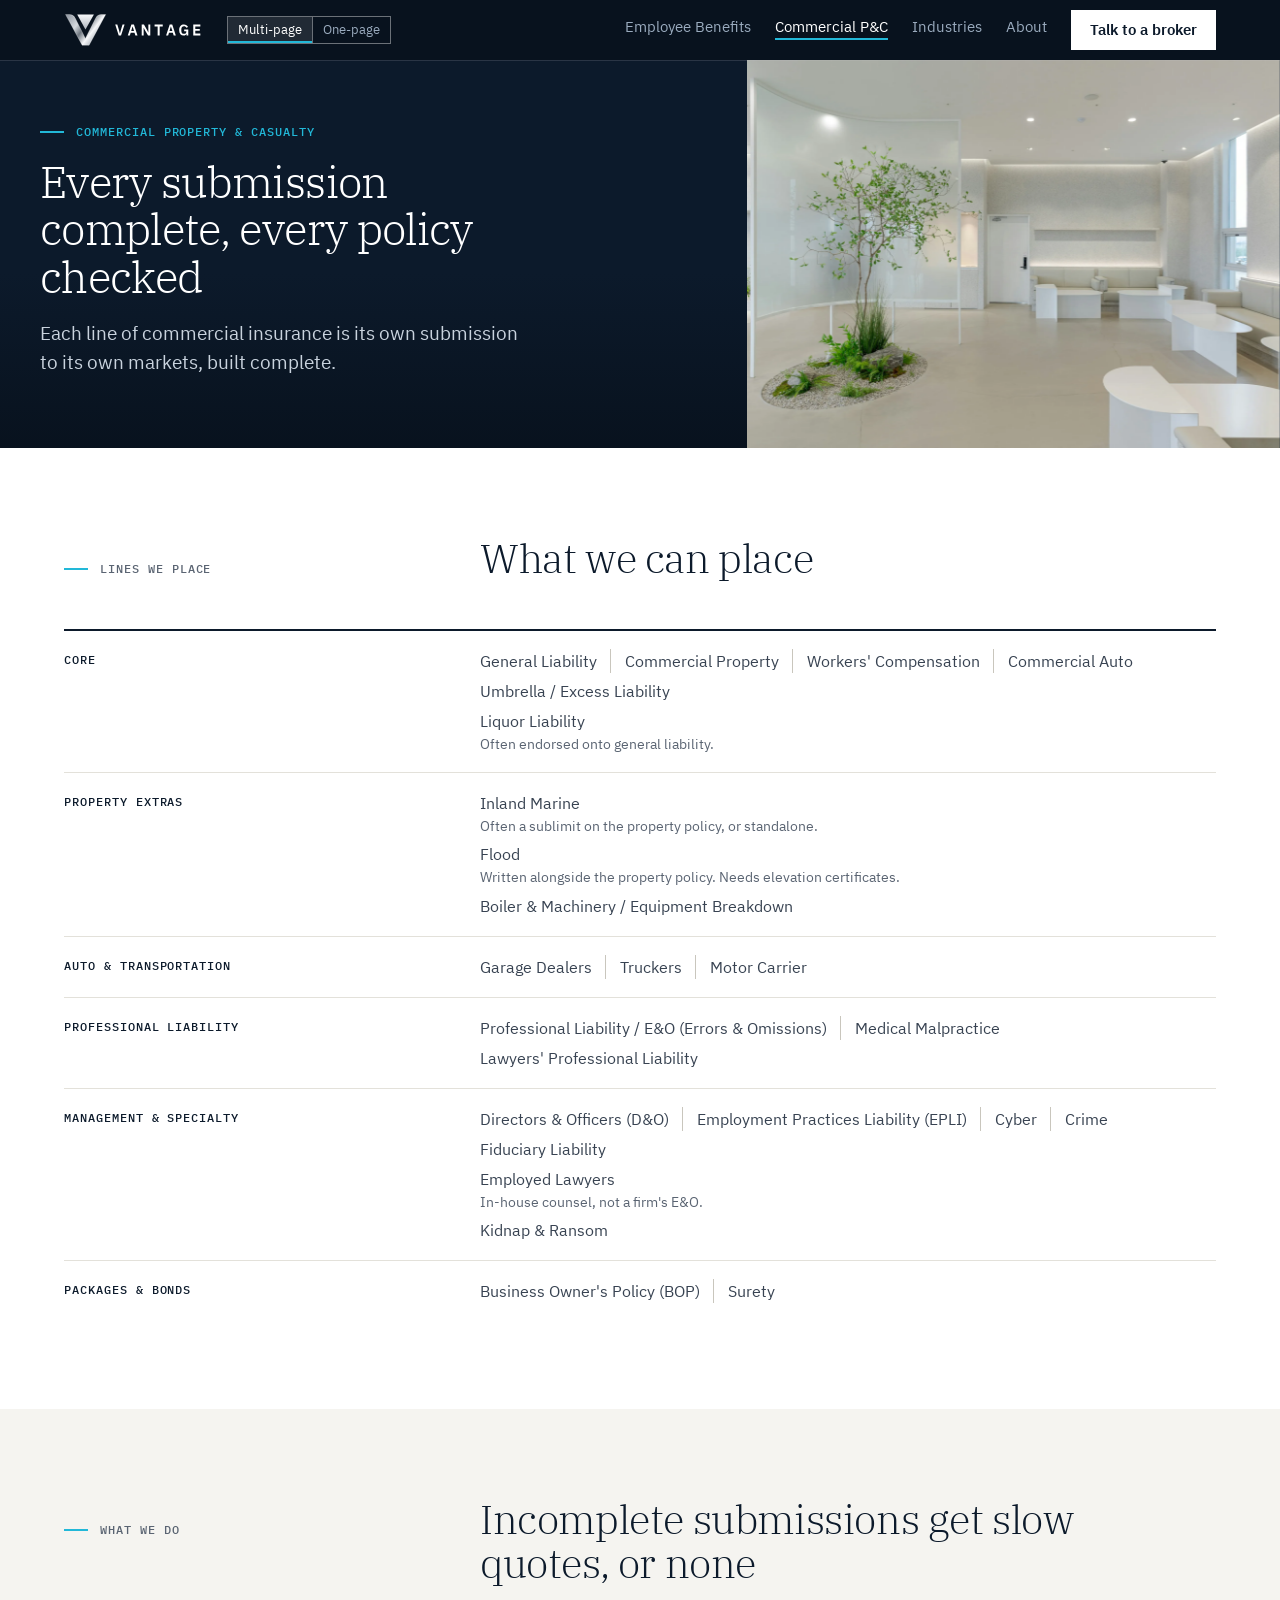
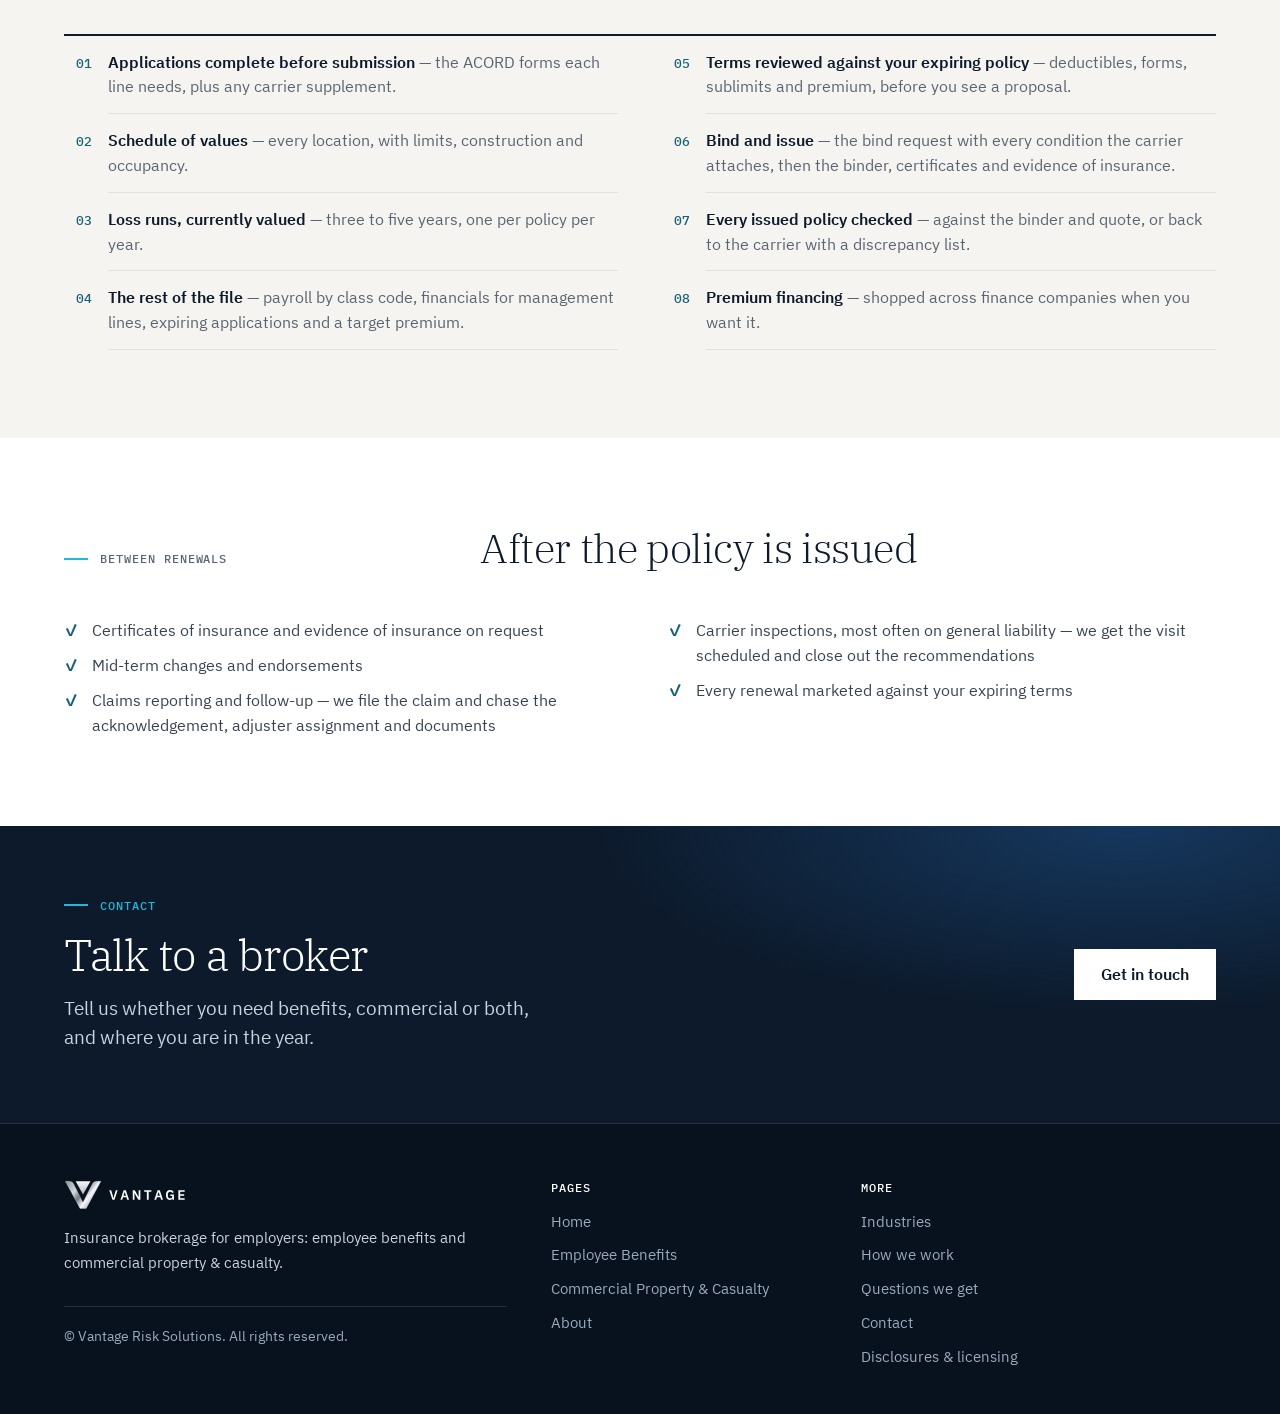
<file: property-casualty.html>
<!DOCTYPE html>
<html lang="en">
<head>
  <meta charset="utf-8">
  <meta name="viewport" content="width=device-width, initial-scale=1">
  <title>Commercial Property &amp; Casualty — Vantage Risk Solutions</title>
  <meta name="description" content="General liability, commercial property, workers' compensation, commercial auto, umbrella, professional liability, D&amp;O, EPLI, cyber, crime and surety for employers.">
  <meta name="theme-color" content="#08121e">
  <link rel="icon" type="image/svg+xml" href="images/vantage-silver-v/favicon.svg">
  <link rel="icon" type="image/png" sizes="32x32" href="images/vantage-silver-v/favicon-32.png">
  <link rel="apple-touch-icon" href="images/vantage-silver-v/apple-touch-icon.png">
  <link rel="stylesheet" href="styles.css">
</head>
<body>
<a class="skip-link" href="#main">Skip to content</a>

<!-- NAV — copied into all six pages. Per page only aria-current="page" on the page's own link and the One-page link's #section differ; on one-page.html the links point at its sections, except the switch's Multi-page link. -->
<header class="nav">
  <div class="container">
    <a class="brand" href="index.html">
      <img class="brand-logo" src="images/vantage-silver-v/vantage-logo-white.svg" width="180" height="44"
           alt="Vantage Risk Solutions">
    </a>
    <div class="layout-switch" role="group" aria-label="Site layout">
      <span aria-current="true">Multi-page</span>
      <a href="one-page.html#property-casualty">One-page</a>
    </div>
    <nav aria-label="Main">
      <ul class="nav-links" role="list">
        <li><a href="employee-benefits.html">Employee Benefits</a></li>
        <li><a href="property-casualty.html" aria-current="page">Commercial P&amp;C</a></li>
        <li><a href="index.html#industries">Industries</a></li>
        <li><a href="about.html">About</a></li>
      </ul>
    </nav>
    <a class="btn btn-light" href="about.html#contact">Talk to a broker</a>
  </div>
</header>

<main id="main" tabindex="-1">
<section class="hero hero-sm">
  <div class="hero-inner">
    <div class="hero-copy">
      <span class="eyebrow">Commercial property &amp; casualty</span>
      <h1>Every submission complete, every policy checked</h1>
      <p class="lede">Each line of commercial insurance is its own submission to its own markets, built complete.</p>
    </div>
    <div class="hero-photo">
      <img src="images/pc.webp" width="2400" height="1600" alt="A bright white clinic waiting area with a small tree and bench seating" decoding="async" fetchpriority="high">
    </div>
  </div>
</section>

<section>
  <div class="container">
    <div class="section-head">
      <span class="eyebrow">Lines we place</span>
      <h2>What we can place</h2>
    </div>
    <div class="groups">
      <div>
        <h4>Core</h4>
        <ul role="list">
          <li>General Liability</li>
          <li>Commercial Property</li>
          <li>Workers' Compensation</li>
          <li>Commercial Auto</li>
          <li>Umbrella / Excess Liability</li>
          <li>Liquor Liability <small>Often endorsed onto general liability.</small></li>
        </ul>
      </div>
      <div>
        <h4>Property extras</h4>
        <ul role="list">
          <li>Inland Marine <small>Often a sublimit on the property policy, or standalone.</small></li>
          <li>Flood <small>Written alongside the property policy. Needs elevation certificates.</small></li>
          <li>Boiler &amp; Machinery / Equipment Breakdown</li>
        </ul>
      </div>
      <div>
        <h4>Auto &amp; transportation</h4>
        <ul role="list">
          <li>Garage Dealers</li>
          <li>Truckers</li>
          <li>Motor Carrier</li>
        </ul>
      </div>
      <div>
        <h4>Professional liability</h4>
        <ul role="list">
          <li>Professional Liability / E&amp;O (Errors &amp; Omissions)</li>
          <li>Medical Malpractice</li>
          <li>Lawyers' Professional Liability</li>
        </ul>
      </div>
      <div>
        <h4>Management &amp; specialty</h4>
        <ul role="list">
          <li>Directors &amp; Officers (D&amp;O)</li>
          <li>Employment Practices Liability (EPLI)</li>
          <li>Cyber</li>
          <li>Crime</li>
          <li>Fiduciary Liability</li>
          <li>Employed Lawyers <small>In-house counsel, not a firm's E&amp;O.</small></li>
          <li>Kidnap &amp; Ransom</li>
        </ul>
      </div>
      <div>
        <h4>Packages &amp; bonds</h4>
        <ul role="list">
          <li>Business Owner's Policy (BOP)</li>
          <li>Surety</li>
        </ul>
      </div>
    </div>
  </div>
</section>

<section class="alt">
  <div class="container">
    <div class="section-head">
      <span class="eyebrow">What we do</span>
      <h2>Incomplete submissions get slow quotes, or none</h2>
    </div>
    <ol class="steps">
      <li><strong>Applications complete before submission</strong> — the ACORD forms each line needs, plus any carrier supplement.</li>
      <li><strong>Schedule of values</strong> — every location, with limits, construction and occupancy.</li>
      <li><strong>Loss runs, currently valued</strong> — three to five years, one per policy per year.</li>
      <li><strong>The rest of the file</strong> — payroll by class code, financials for management lines, expiring applications and a target premium.</li>
      <li><strong>Terms reviewed against your expiring policy</strong> — deductibles, forms, sublimits and premium, before you see a proposal.</li>
      <li><strong>Bind and issue</strong> — the bind request with every condition the carrier attaches, then the binder, certificates and evidence of insurance.</li>
      <li><strong>Every issued policy checked</strong> — against the binder and quote, or back to the carrier with a discrepancy list.</li>
      <li><strong>Premium financing</strong> — shopped across finance companies when you want it.</li>
    </ol>
  </div>
</section>

<section>
  <div class="container">
    <div class="section-head">
      <span class="eyebrow">Between renewals</span>
      <h2>After the policy is issued</h2>
    </div>
    <ul class="checks" role="list">
      <li>Certificates of insurance and evidence of insurance on request</li>
      <li>Mid-term changes and endorsements</li>
      <li>Claims reporting and follow-up — we file the claim and chase the acknowledgement, adjuster assignment and documents</li>
      <li>Carrier inspections, most often on general liability — we get the visit scheduled and close out the recommendations</li>
      <li>Every renewal marketed against your expiring terms</li>
    </ul>
  </div>
</section>

<section class="contact">
  <div class="container">
    <span class="eyebrow">Contact</span>
    <h2>Talk to a broker</h2>
    <p class="lede">Tell us whether you need benefits, commercial or both, and where you are in the year.</p>
    <p><a class="btn btn-light" href="about.html#contact">Get in touch</a></p>
  </div>
</section>
</main>

<!-- FOOTER — the same in all five pages; one-page.html has a copy whose links point at its sections.
     Deliberately carries no placeholders: contact details live on about.html, disclosures on legal.html, and one-page.html repeats both. -->
<footer class="footer">
  <div class="container">
    <div>
      <a class="brand" href="index.html">
        <img class="brand-logo" src="images/vantage-silver-v/vantage-logo-white.svg" width="180" height="44"
             alt="Vantage Risk Solutions">
      </a>
      <p>Insurance brokerage for employers: employee benefits and commercial property &amp; casualty.</p>
      <p class="copyright">© Vantage Risk Solutions. All rights reserved.</p>
    </div>
    <nav aria-label="Pages">
      <h3>Pages</h3>
      <ul role="list">
        <li><a href="index.html">Home</a></li>
        <li><a href="employee-benefits.html">Employee Benefits</a></li>
        <li><a href="property-casualty.html">Commercial Property &amp; Casualty</a></li>
        <li><a href="about.html">About</a></li>
      </ul>
    </nav>
    <nav aria-label="More">
      <h3>More</h3>
      <ul role="list">
        <li><a href="index.html#industries">Industries</a></li>
        <li><a href="index.html#how-we-work">How we work</a></li>
        <li><a href="about.html#faq">Questions we get</a></li>
        <li><a href="about.html#contact">Contact</a></li>
        <li><a href="legal.html">Disclosures &amp; licensing</a></li>
      </ul>
    </nav>
  </div>
</footer>
</body>
</html>
</file>
<file: styles.css>
/* Vantage Risk Solutions — brokerage website
   Shared by every page. Nothing is fetched from anywhere else: the fonts ship
   from fonts/ beside this file, and there are no scripts, analytics or
   external images.

   The look is "Editorial Midnight": three dark frames on every page (the hero,
   the Talk to a broker band and the footer) under a darker top bar, with white
   and warm-paper content between them. Square corners and ruled indexes; no
   cards, shadows or icons. IBM Plex Serif Light carries the statements at 28px
   and up, Plex Sans everything a visitor reads or clicks, Plex Mono the small
   labels and numerals. Cyan is the one accent: marks only on light surfaces,
   type only on dark ones. Text never sits on a photo and photos are never
   darkened; legibility comes from the solid panel beside the photo. Motion
   never hides text. Brand colours are the logo kit's. */

/* ---------- Fonts: IBM Plex, SIL Open Font License (fonts/OFL.txt) ----------
   Latin1 subsets from the npm packages @ibm/plex-serif 2.0.0, @ibm/plex-sans 1.1.0
   and @ibm/plex-mono 2.5.0 (fonts/split/woff2/); the small Pi file carries only
   the arrow and the tick. File names are case-sensitive on the web host. There is
   no <link rel="preload">: the checker does not compare one, and file:// dislikes it.
   To add a weight, copy one block and keep the file name's exact case. */
@font-face { font-family: 'IBM Plex Serif'; font-style: normal; font-weight: 300; font-display: swap;
  src: url('fonts/IBMPlexSerif-Light-Latin1.woff2') format('woff2');
  unicode-range: U+0000, U+000D, U+0020-007E, U+00A0-00FF, U+0131, U+0152-0153, U+02C6, U+02DA, U+02DC, U+2013-2014, U+2018-201A, U+201C-201E, U+2020-2022, U+2026, U+2030, U+2039-203A, U+2044, U+20AC, U+2122, U+2212, U+FB01-FB02; }
@font-face { font-family: 'IBM Plex Serif'; font-style: italic; font-weight: 300; font-display: swap;
  src: url('fonts/IBMPlexSerif-LightItalic-Latin1.woff2') format('woff2');
  unicode-range: U+0000, U+000D, U+0020-007E, U+00A0-00FF, U+0131, U+0152-0153, U+02C6, U+02DA, U+02DC, U+2013-2014, U+2018-201A, U+201C-201E, U+2020-2022, U+2026, U+2030, U+2039-203A, U+2044, U+20AC, U+2122, U+2212, U+FB01-FB02; }
@font-face { font-family: 'IBM Plex Sans'; font-style: normal; font-weight: 400; font-display: swap;
  src: url('fonts/IBMPlexSans-Regular-Latin1.woff2') format('woff2');
  unicode-range: U+0000, U+000D, U+0020-007E, U+00A0-00FF, U+0131, U+0152-0153, U+02C6, U+02DA, U+02DC, U+2013-2014, U+2018-201A, U+201C-201E, U+2020-2022, U+2026, U+2030, U+2039-203A, U+2044, U+20AC, U+2122, U+2212, U+FB01-FB02; }
@font-face { font-family: 'IBM Plex Sans'; font-style: normal; font-weight: 600; font-display: swap;
  src: url('fonts/IBMPlexSans-SemiBold-Latin1.woff2') format('woff2');
  unicode-range: U+0000, U+000D, U+0020-007E, U+00A0-00FF, U+0131, U+0152-0153, U+02C6, U+02DA, U+02DC, U+2013-2014, U+2018-201A, U+201C-201E, U+2020-2022, U+2026, U+2030, U+2039-203A, U+2044, U+20AC, U+2122, U+2212, U+FB01-FB02; }
/* The arrow on "more" links and the tick in check lists, only. */
@font-face { font-family: 'IBM Plex Sans'; font-style: normal; font-weight: 600; font-display: swap;
  src: url('fonts/IBMPlexSans-SemiBold-Pi.woff2') format('woff2');
  unicode-range: U+2190-2199, U+2713; }
@font-face { font-family: 'IBM Plex Mono'; font-style: normal; font-weight: 500; font-display: swap;
  src: url('fonts/IBMPlexMono-Medium-Latin1.woff2') format('woff2');
  unicode-range: U+0000, U+000D, U+0020-007E, U+00A0-00FF, U+0131, U+0152-0153, U+02C6, U+02DA, U+02DC, U+2013-2014, U+2018-201A, U+201C-201E, U+2020-2022, U+2026, U+2030, U+2039-203A, U+2044, U+20AC, U+2122, U+2212, U+FB01-FB02; }
/* A metric-matched stand-in while the serif loads, so the headlines barely reflow. */
@font-face { font-family: 'Plex Serif Fallback'; src: local('Georgia');
  size-adjust: 103.8%; ascent-override: 98.7%; descent-override: 26.5%; line-gap-override: 0%; }

:root {
  /* Surfaces: three dark, two light */
  --midnight: #0c1a2b;         /* heroes, the Talk to a broker band, About's Contact */
  --midnight-deep: #08121e;    /* the top bar and the footer; also the theme-color */
  --midnight-raised: #13263b;  /* the hero photo cell while the image loads */
  --paper: #f5f4f0;            /* alternate light sections */
  --white: #ffffff;
  /* Ink on light */
  --ink: #0c1a2b;
  --body: #384352;
  --ink2: #5a6472;
  /* Text on dark */
  --mist: #c9d3de;
  --steel-light: #9aabbe;
  --silver: #c4c9cf;           /* the logo's own colour; the italic phrase in the home headline */
  /* Lines */
  --line: #e3e1da;
  --rule-sep: #c9c6bd;
  --line-dark: rgba(196,201,207,.16);
  /* Accent and links. Cyan is 2.36:1 on white: a mark there, never type. */
  --cyan: #22b8d8;
  --cyan-ink: #16607a;         /* the cyan family as type on light */
  --link: #235eb0;
  --blue: #2e6fc7;             /* the focus ring on light surfaces */
  --navy: #173a63;             /* only the band's glow */
  --navy-dark: #0f2d4f;        /* lighthouse kit, kept for reference */
  --border-strong: #7d8897;
  --btn-hover: #1a3350;
  --btn-light-hover: #e6ecf3;
  /* Placeholders (amber, darkened to clear 4.5:1) */
  --amber: #8a5a00;
  --amber-bg: #faf0d7;
  /* Lighthouse kit, kept for the kit */
  --beacon: #f5b82e;
  --violet: #6d4bb6;
  /* Type */
  --font-sans: 'IBM Plex Sans', system-ui, -apple-system, 'Segoe UI', Roboto, sans-serif;
  --font-serif: 'IBM Plex Serif', 'Plex Serif Fallback', Georgia, serif;
  --font-mono: 'IBM Plex Mono', 'Cascadia Mono', Consolas, monospace;
  /* Scale */
  --container: 1200px;
  --gutter: 24px;
  --nav-h: 60px;
  --pad: 88px;                 /* vertical section padding */
  --rail: minmax(0, 4fr) minmax(0, 8fr);   /* the one grid every index, ledger and section head shares */
  --rail-gap: 48px;
}

/* ---------- Base ---------- */
*, *::before, *::after { box-sizing: border-box; }
html { -webkit-text-size-adjust: 100%; }
@media (prefers-reduced-motion: no-preference) { html { scroll-behavior: smooth; } }
body {
  margin: 0;
  font: 400 17px/1.65 var(--font-sans);
  font-synthesis: style;       /* only 400 and 600 ship: never fake a bold */
  color: var(--body);
  background: var(--white);
}
img, svg { max-width: 100%; height: auto; display: block; }
a { color: var(--link); text-underline-offset: 3px; text-decoration-thickness: 1px; }
a:hover { color: var(--ink); }

/* Statements are serif and light; names are sans and semibold; labels are mono. */
h1, h2, h3, h4 { color: var(--ink); margin: 0 0 14px; }
h1, .chapter-title, h2 { font-family: var(--font-serif); font-weight: 300; }
h1, .chapter-title { font-size: clamp(34px, 3.4vw, 46px); line-height: 1.1; letter-spacing: -0.015em; max-width: 20ch; }
h2 { font-size: clamp(30px, 3.1vw, 40px); line-height: 1.12; letter-spacing: -0.01em; max-width: 30ch; }
h3 { font-size: 20px; font-weight: 600; line-height: 1.3; letter-spacing: -0.005em; margin-top: 40px; }
h4 { font: 500 12px/1.3 var(--font-mono); text-transform: uppercase; letter-spacing: 0.08em;
     color: var(--ink); margin: 0 0 12px; }
p { margin: 0 0 16px; }
ul, ol { margin: 0 0 16px; padding-left: 22px; }
li { margin-bottom: 7px; }
strong { font-weight: 600; color: var(--ink); }
address { font-style: normal; }
:focus-visible { outline: 2px solid var(--blue); outline-offset: 2px; }
.nav :focus-visible, .hero :focus-visible, .contact :focus-visible, .footer :focus-visible { outline-color: #fff; }
#main:focus { outline: none; }
[id] { scroll-margin-top: calc(var(--nav-h) + 16px); }
/* Every dark surface: bold text and plain links are white there, or the global ink
   colour above would paint them 1:1 on midnight. A new dark section must join this rule. */
.hero strong, .contact strong, .footer strong { color: #fff; }
.hero a:not(.btn) { color: #fff; }

.container { max-width: var(--container); margin: 0 auto; padding: 0 var(--gutter); }
.skip-link {
  position: absolute; left: 8px; top: -60px; z-index: 200;
  background: #fff; color: var(--ink); padding: 8px 12px; border: 1px solid var(--line);
}
.skip-link:focus { top: 8px; }

/* Small mono label with a short cyan bar in front of it. Cyan text only on dark. */
.eyebrow {
  display: block; position: relative; padding-left: 36px;
  font: 500 12px/1.3 var(--font-mono); text-transform: uppercase; letter-spacing: 0.08em;
  color: var(--ink2); margin: 0 0 18px;
}
.eyebrow::before {
  content: ""; position: absolute; left: 0; top: calc(.65em - 1px);
  width: 24px; height: 2px; background: var(--cyan);
}
.hero .eyebrow, .contact .eyebrow { color: var(--cyan); }
.lede { font-size: 19px; line-height: 1.5; color: var(--ink2); max-width: 44ch; }
/* A section head is one row: the label in the left rail, the statement beside it. */
.section-head { display: grid; grid-template-columns: var(--rail); column-gap: var(--rail-gap);
                align-items: baseline; margin-bottom: 48px; }
.section-head > * { grid-column: 2; }
.section-head > .eyebrow { grid-column: 1; grid-row: 1; margin: 0; }
.section-head h2 { margin: 0; }
.section-head .lede { margin-bottom: 0; }
.note { font-size: 15px; line-height: 1.55; color: var(--ink2); max-width: 62ch; margin-top: 28px; }
.note::before { content: ""; display: block; width: 24px; height: 2px; background: var(--cyan); margin-bottom: 12px; }

/* A fact the team still has to supply. Filling one = deleting the span.
   Must wrap: a long placeholder set nowrap once forced a column wider than a phone. */
.ph {
  background: var(--amber-bg); color: var(--amber);
  border: 1px dashed var(--amber); padding: 0 5px; font-weight: 600; font-size: 0.95em;
  -webkit-box-decoration-break: clone; box-decoration-break: clone;
}

/* ---------- Buttons — square; every hover states its own text colour ---------- */
.btn {
  display: inline-block; padding: 14px 26px; border: 1px solid transparent;
  font: inherit; font-weight: 600; font-size: 16px; line-height: 1.3;
  text-decoration: none; cursor: pointer; text-align: center;
  transition: background-color .15s, border-color .15s, color .15s;
}
.btn-primary { background: var(--midnight); color: #fff; }
.btn-primary:hover { background: var(--btn-hover); color: #fff; }
.btn-secondary { background: transparent; color: var(--ink); border-color: var(--border-strong); }
.btn-secondary:hover { background: transparent; color: var(--ink); border-color: var(--ink); }
.btn-light { background: #fff; color: var(--ink); }
.btn-light:hover { background: var(--btn-light-hover); color: var(--ink); }
/* On midnight the primary button is white and the secondary a ghost. */
.hero .btn-primary { background: #fff; color: var(--ink); }
.hero .btn-primary:hover { background: var(--btn-light-hover); color: var(--ink); }
.hero .btn-secondary { color: #fff; border-color: rgba(255,255,255,.5); }
.hero .btn-secondary:hover { background: rgba(255,255,255,.08); border-color: #fff; color: #fff; }

/* Text link with an arrow that slides on hover. The arrow is a real Plex glyph. */
.more {
  display: inline-block; font-weight: 600; font-size: 16px; text-decoration: none;
  color: var(--link);
}
.more::after {
  content: "→"; content: "→" / ""; display: inline-block; margin-left: 8px;
  transition: margin-left .2s linear;
}
.more:hover { color: var(--ink); }
.more:hover::after { margin-left: 16px; }

/* ---------- Sticky top bar ----------
   Only the colours changed here; every metric below is as built. The hairline is a
   box-shadow, never a border: a border would make the bar 61px. */
.nav { position: sticky; top: 0; z-index: 100; background: var(--midnight-deep); box-shadow: 0 1px 0 var(--line-dark); }
.nav .container { display: flex; align-items: center; gap: 24px; min-height: var(--nav-h); }
/* The logo carries its own wordmark, so the brand is the image alone.
   The kit's rule: 32-48px tall in a header, never below 24px. */
.brand { display: flex; align-items: center; text-decoration: none; flex: 0 0 auto; }
.brand-logo { height: 34px; width: auto; }
.nav nav { margin-left: auto; min-width: 0; }
.nav-links { list-style: none; margin: 0; padding: 0; display: flex; gap: 24px; }
.nav-links a { color: var(--steel-light); text-decoration: none; font-size: 15px;
               font-weight: 400; white-space: nowrap; padding: 4px 0;
               background: linear-gradient(currentColor, currentColor) 0 100% / 0 1px no-repeat;
               transition: background-size .2s, color .15s; }
.nav-links a:hover { color: #fff; background-size: 100% 1px; }
.nav-links a[aria-current="page"] { color: #fff; background: none; box-shadow: inset 0 -2px 0 var(--cyan); }
.nav .btn { flex: 0 0 auto; padding: 9px 18px; font-size: 15px; }
/* Multi-page | One-page: one link and one marked-current label, dressed as a square switch; no
   script. The current layout is marked the way the bar marks the current page (white + cyan rule),
   so it never competes with the white "Talk to a broker" button. It stays in Plex Sans: in Mono,
   row 1 at 320px would be 291px against 288px available. On #08121e: links 8.0:1 · current #fff on
   its fill 14.5:1 · cyan rule 6.2:1 on its fill · frame 3.8:1. */
.layout-switch { display: flex; flex: 0 0 auto; border: 1px solid rgba(255,255,255,.4);
                 font-size: 13px; font-weight: 400; line-height: 18px; white-space: nowrap; }
.layout-switch > * { padding: 4px 10px; color: var(--steel-light); text-decoration: none; }
.layout-switch > * + * { border-left: 1px solid rgba(255,255,255,.4); }
.layout-switch a:hover { color: #fff; background: rgba(255,255,255,.08); }
.layout-switch [aria-current] { color: #fff; background: rgba(255,255,255,.1);
                                box-shadow: inset 0 -2px 0 var(--cyan); }

/* ---------- Hero: a midnight panel beside a clean photo ----------
   The photo bleeds to the right edge; the copy's left edge lines up with the
   container. max() keeps that alignment without a fragile fixed-pixel gutter.
   The photo is never darkened — contrast comes from the panel. */
.hero { background: linear-gradient(180deg, var(--midnight) 55%, var(--midnight-deep)); color: var(--mist); padding: 0; }
.hero-inner { display: grid; grid-template-columns: minmax(0, 7fr) minmax(0, 5fr); align-items: stretch; }
.hero-copy {
  align-self: center;
  padding: 64px 56px 72px max(var(--gutter), calc((100vw - var(--container)) / 2));
}
/* The cell stretches to the row; the image is absolute so it fills that height
   whatever the copy does. Definite height is what `object-fit` needs. overflow
   keeps the settle animation from widening the page. */
.hero-photo { position: relative; background: var(--midnight-raised); overflow: hidden; }
.hero-photo img { position: absolute; inset: 0; width: 100%; height: 100%; object-fit: cover; }
/* Each photo's crop, by file name, so the four dark heroes do not look alike. */
.hero-photo img[src$="hero.webp"] { object-position: 60% 40%; }
.hero-photo img[src$="benefits.webp"] { object-position: 50% 60%; }
.hero-photo img[src$="pc.webp"] { object-position: 45% 50%; }
.hero-photo img[src$="about.webp"] { object-position: 35% 50%; }
.hero h1, .hero .chapter-title { color: #fff; margin-bottom: 18px; }
.hero h1 em { font-style: italic; color: var(--silver); }
.hero .lede { color: var(--mist); }
.hero-actions { display: flex; flex-wrap: wrap; gap: 14px; }
/* Shorter variant for the interior pages. */
.hero-sm .hero-inner { min-height: 380px; }
.hero-sm .hero-copy { padding-top: 64px; padding-bottom: 72px; }
.hero-sm .lede { margin-bottom: 0; }
/* Home: the headline measures four lines from 861px up, the italic phrase the whole last line. */
.hero-lg .hero-inner { min-height: 560px; }
.hero-lg .hero-copy { padding-top: 72px; padding-bottom: 80px; }
.hero-lg h1 { font-size: clamp(38px, 3.9vw, 52px); line-height: 1.08; max-width: 20ch; margin-bottom: 22px; }
.hero-lg .lede { font-size: 20px; margin-bottom: 30px; }

/* ---------- Sections ---------- */
section { padding: var(--pad) 0; }
.alt { background: var(--paper); }
/* one-page.html: each chapter opens on its dark hero, and Disclosures opens on its paper band
   straight after the dark Contact section, so the dark blocks part the chapters and no rule is drawn. */
.chapter { border-top: 0; }
/* The Disclosures title band: quiet paper, a mono label and a serif statement in ink. */
main > section.alt:first-child, section.alt.chapter { padding: 72px 0 56px; }

/* Practice cards — no box: photo, gap, serif title, one quiet sentence, arrow link. */
.practice { display: grid; grid-template-columns: repeat(2, minmax(0, 1fr)); gap: 56px; }
.practice-item img { width: 100%; aspect-ratio: 16 / 10; object-fit: cover; background: var(--paper); }   /* no white void while a lazy photo arrives */
.practice-item h3 { font: 300 30px/1.2 var(--font-serif); letter-spacing: -0.01em; margin: 24px 0 8px; color: var(--ink); }
.practice-item p { font-size: 16px; color: var(--ink2); max-width: 44ch; margin-bottom: 16px; }

/* How we work — a timeline: one hairline across the three columns, a cyan square at each start. */
.how { display: grid; grid-template-columns: repeat(3, minmax(0, 1fr)); gap: 0; }
.how > div { position: relative; border-top: 1px solid var(--rule-sep); padding: 24px 40px 0 0; }
.how > div:last-child { padding-right: 0; }
.how > div::before { content: ""; position: absolute; left: 0; top: -5px; width: 9px; height: 9px; background: var(--cyan); }
.how-num { display: block; font: 500 12px/1.3 var(--font-mono); text-transform: uppercase;
           letter-spacing: 0.08em; color: var(--cyan-ink); margin-bottom: 12px; }
.how h3 { font: 300 28px/1.2 var(--font-serif); margin: 0 0 10px; color: var(--ink); }
.how p { font-size: 16px; color: var(--ink2); margin: 0; }

/* Industries — a ruled index on the rail: name left, description right. */
.industries { list-style: none; padding: 0; margin: 0 0 24px; border-top: 2px solid var(--ink); }
.industries li { display: grid; grid-template-columns: var(--rail); column-gap: var(--rail-gap);
                 align-items: baseline; margin: 0; padding: 16px 0; border-top: 1px solid var(--line); }
.industries li:first-child { border-top: 0; }
.industries li strong { font-size: 18px; line-height: 1.35; color: var(--ink); }
.industries li span { font-size: 16px; color: var(--ink2); }

/* Line-of-business index — one ruled row per group: the mono label in the rail, the lines
   flowing inline beside it with a thin rule between them. A line with a <small> aside takes
   the whole row. The list is pulled 14px left so each wrapped line's first rule lands
   outside the box and is clipped, while the text starts on the column edge.
   Never put a link inside a line-of-business li: the list clips its own left edge. */
.groups { border-top: 2px solid var(--ink); }
.groups > div { display: grid; grid-template-columns: var(--rail); column-gap: var(--rail-gap);
                padding: 18px 0 12px; border-top: 1px solid var(--line); }
.groups > div:first-child { border-top: 0; }
.groups h4 { margin: 3px 0 0; }
.groups ul { display: flex; flex-wrap: wrap; list-style: none; padding: 0; margin: 0 0 0 -14px; overflow: hidden; }
@supports (overflow-x: clip) { .groups ul { overflow: visible; overflow-x: clip; } }   /* clips sideways only: focus rings survive */
.groups li { margin: 0 0 6px -1px; padding: 0 14px; border-left: 1px solid var(--rule-sep);
             font-size: 16px; line-height: 1.5; color: var(--body); }
.groups li:has(small) { flex-basis: 100%; }
.groups li small { display: block; font-size: 14px; line-height: 1.45; color: var(--ink2); margin-top: 1px; }

/* Funding — three open columns under an ink rule, parted by hairlines. */
.tiles { display: grid; grid-template-columns: repeat(3, minmax(0, 1fr)); gap: 0; border-top: 2px solid var(--ink); }
.tile { background: none; padding: 20px 28px 4px; }
.tile:first-child { padding-left: 0; }
.tile + .tile { border-left: 1px solid var(--line); }
.tile h4 { font: 600 18px/1.3 var(--font-sans); text-transform: none; letter-spacing: 0; color: var(--ink); margin: 0 0 8px; }
.tile p { margin: 0; font-size: 16px; color: var(--ink2); }
/* Group sizes — three columns on the same geometry as the funding columns above. */
.sizes { list-style: none; padding: 0; margin: 0; display: grid; grid-template-columns: repeat(3, minmax(0, 1fr)); column-gap: 0; }
.sizes li { margin: 0; padding: 14px 28px 0; border-top: 1px solid var(--line); font-size: 16px; line-height: 1.55; color: var(--ink2); }
.sizes li:first-child { padding-left: 0; }
.sizes li + li { border-left: 1px solid var(--line); }

/* Numbered service steps — two columns under an ink rule, mono numerals hanging in the
   gutter, a hairline under every step (so column 2 never needs a "first in column" rule).
   The native marker keeps the list semantics; old Safari shows "1." instead of "01". */
@counter-style vantage-steps { system: extends decimal-leading-zero; suffix: "  "; }
.steps { list-style-type: vantage-steps; padding: 0 0 0 44px; margin: 0; max-width: none;
         columns: 2 26rem; column-gap: 88px; border-top: 2px solid var(--ink); }
.steps li { break-inside: avoid; margin: 0; padding: 14px 0; border-bottom: 1px solid var(--line);
            font-size: 16px; line-height: 1.55; color: var(--ink2); }
.steps li::marker { font: 500 13px var(--font-mono); color: var(--cyan-ink); }
.steps li strong { color: var(--ink); }

.two-col { display: grid; grid-template-columns: 1fr 1fr; gap: 48px; }
.two-col h4 { padding-bottom: 10px; border-bottom: 1px solid var(--line); margin-bottom: 16px; }
.checks { list-style: none; padding: 0; margin: 0; }
.checks li { position: relative; padding-left: 28px; margin: 0 0 10px; font-size: 16px; line-height: 1.55; }
.checks li::before { content: "✓"; content: "✓" / ""; position: absolute; left: 0; top: 0;
                     font-weight: 600; color: var(--cyan-ink); }
/* Only a list that sits directly in the container splits in two (P&C's Between renewals). */
.container > .checks { columns: 2 22rem; column-gap: 56px; }
.container > .checks li { break-inside: avoid; }

/* FAQ — a two-column ledger on the rail: question left, answer right, every answer visible.
   One question = one <h3> + one <p>. The columns are pinned, so a stray second <p> stacks
   under its answer and the next question starts a fresh row. */
.faq .container { display: grid; grid-template-columns: var(--rail); column-gap: var(--rail-gap); }
.faq .section-head { grid-column: 1 / -1; }
.faq h3 { grid-column: 1; margin: 0; padding: 20px 0; border-top: 1px solid var(--line); font-size: 17px; line-height: 1.4; }
.faq p { grid-column: 2; margin: 0; padding: 20px 0 16px; font-size: 16px; line-height: 1.6; max-width: 62ch; }
.faq h3 + p { border-top: 1px solid var(--line); }
.faq h3:first-of-type, .faq h3:first-of-type + p { border-top: 2px solid var(--ink); }

/* About — the rail again; the label and name stay beside the text on desktop. */
.about-grid { display: grid; grid-template-columns: var(--rail); column-gap: var(--rail-gap); align-items: start; }
.about-grid > div { min-width: 0; }
.about-grid > div:first-child { position: sticky; top: calc(var(--nav-h) + 24px); }
.partners { margin-top: 40px; padding-top: 28px; border-top: 1px solid var(--line); }
.partners h3 { margin-top: 0; }

/* Contact — midnight with one static navy glow, top right, away from the text. */
.contact { background: radial-gradient(60% 90% at 88% 0%, rgba(23,58,99,.9), transparent 70%), var(--midnight);
           color: var(--mist); }
.contact h2, .contact h3 { color: #fff; }
.contact h2 { font-size: clamp(32px, 3.4vw, 44px); }
.contact .lede { color: var(--mist); }
.contact a { color: #fff; }
/* ...but the light button keeps ink text: `.contact a` would otherwise win on
   specificity and paint white-on-white. */
.contact .btn-light { color: var(--ink); }
.contact .btn-light:hover { color: var(--ink); }
/* The three Talk to a broker bands (no id) are one compact row with the button on the right;
   About's #contact stacks. The band markup is identical on its three pages. */
.contact:not(#contact) { padding: 72px 0; }
.contact:not(#contact) .container { display: grid; grid-template-columns: minmax(0, 1fr) auto;
                                    column-gap: 48px; align-items: center; }
.contact:not(#contact) .container > * { grid-column: 1; }
.contact:not(#contact) .lede { margin-bottom: 0; }
.contact:not(#contact) .container > p:last-child { grid-column: 2; grid-row: 1 / span 3; margin: 0; }
.contact address { display: grid; grid-template-columns: repeat(auto-fit, minmax(min(210px, 100%), 1fr));
                   gap: 20px 28px; margin: 32px 0 48px; }
.contact address > div { border-top: 1px solid var(--line-dark); padding-top: 14px; color: #fff; font-size: 17px; }
.contact address span:first-child { display: block; font: 500 12px/1.3 var(--font-mono); text-transform: uppercase;
                                    letter-spacing: 0.08em; color: var(--steel-light); margin-bottom: 6px; }
.contact .two-col > div { border-top: 1px solid var(--line-dark); padding-top: 24px; }
.contact .two-col h3 { font-size: 18px; margin: 0 0 14px; }
.contact .checks li { color: var(--mist); }
.contact .checks li::before { color: var(--cyan); }

/* Footer — one step darker than the band, under a hairline; the disclosures live on legal.html */
.footer { background: var(--midnight-deep); color: var(--mist); border-top: 1px solid var(--line-dark);
          padding: 56px 0 36px; font-size: 15px; }
.footer .container { display: grid; grid-template-columns: 5fr 3fr 4fr; gap: 44px; }
.footer h3 { font: 500 12px/1.3 var(--font-mono); text-transform: uppercase; letter-spacing: 0.08em;
             color: #fff; margin: 0 0 14px; }
.footer ul { list-style: none; margin: 0; padding: 0; }
.footer li { margin-bottom: 9px; }
.footer a { color: var(--steel-light); text-decoration: none; transition: color .15s; }
.footer a:hover { color: #fff; }
.footer .brand { margin-bottom: 16px; }
.footer .brand-logo { height: 30px; }
.footer p { font-size: 15px; }
.footer .copyright { margin-top: 30px; padding-top: 18px; border-top: 1px solid var(--line-dark);
                     color: var(--steel-light); font-size: 14px; }   /* .footer p would otherwise keep it at 15px */

/* Legal page — the same ledger as the FAQ; counsel's words untouched. One clause = one <h3> + one <p>. */
.legal .container { display: grid; grid-template-columns: var(--rail); column-gap: var(--rail-gap); }
.legal h3 { grid-column: 1; margin: 0; padding: 20px 0; border-top: 1px solid var(--line); font-size: 17px; line-height: 1.4; }
.legal p { grid-column: 2; margin: 0; padding: 20px 0 16px; font-size: 16px; max-width: 70ch; }
.legal h3 + p { border-top: 1px solid var(--line); }
.legal h3:first-of-type, .legal h3:first-of-type + p { border-top: 2px solid var(--ink); }

/* ---------- Responsive ---------- */
@media (max-width: 1024px) {
  :root { --pad: 72px; }
  .about-grid { grid-template-columns: 1fr; gap: 18px; }
  .about-grid > div:first-child { position: static; }
  .footer .container { grid-template-columns: 1fr 1fr; }
  .practice { gap: 40px; }
}
/* Logo + layout switch + four links + button need ~943px of content in Plex Sans (shipped; links at
   weight 400, measured from the font) and ~932px in Segoe UI while the font loads. At 1100px and
   below the bar is two rows: logo, switch and button, then the links as a horizontal scroll strip.
   No burger, no script — every link stays a real anchor. Two rows of content = 56 + 28.05 + 10 =
   94.05px (the strip's line box is the 17px body strut × 1.65), and min-height holds the bar at
   --nav-h 96px, so anchor targets stay clear of it. */
@media (max-width: 1100px) {
  :root { --nav-h: 96px; }
  .nav .container { flex-wrap: wrap; gap: 0 12px; }
  .nav .brand { min-height: 56px; }            /* scoped: unscoped, it also pushed the footer logo down 13px */
  .layout-switch { margin-left: 4px; }         /* 12 + 4 + the SVG's own 2.6px ≥ the logo's 15px clear space */
  .nav .btn { margin-left: auto; }
  .nav nav { order: 3; flex: 1 0 100%; margin: 0 calc(-1 * var(--gutter)); }
  .nav-links { padding: 0 32px 10px var(--gutter); overflow-x: auto; overflow-y: hidden;
               -webkit-overflow-scrolling: touch; scrollbar-width: none; }
  .nav-links li { margin: 0; }                  /* the global li margin made this bar 102.7px, not 96 */
  .nav-links::-webkit-scrollbar { display: none; }
}
@media (max-width: 860px) {
  .hero-inner, .hero-lg .hero-inner, .hero-sm .hero-inner { grid-template-columns: 1fr; min-height: 0; }
  .hero-photo { aspect-ratio: 16 / 9; }   /* definite height for the absolute img */
  .hero-copy { padding: 40px var(--gutter) 48px; }
  .hero-sm .hero-copy { padding-top: 36px; padding-bottom: 40px; }
  .hero-lg .hero-copy { padding-top: 40px; padding-bottom: 48px; }
  .practice, .tiles, .how, .two-col, .sizes { grid-template-columns: 1fr; }
  .practice { gap: 48px; }
  .section-head { display: block; }
  .section-head > .eyebrow { margin-bottom: 18px; }
  .how > div { padding: 24px 0 28px; }
  .tile, .tile:first-child { padding: 16px 0; }
  .tile + .tile { border-left: 0; border-top: 1px solid var(--line); }
  .sizes li, .sizes li:first-child { padding: 14px 0; }
  .sizes li + li { border-left: 0; }
  .steps { columns: auto; }
  .faq .container, .legal .container { display: block; }
  .faq h3, .legal h3 { padding: 20px 0 6px; }
  .faq h3 + p, .legal h3 + p { border-top: 0; padding-top: 0; }
  .faq h3:first-of-type + p, .legal h3:first-of-type + p { border-top: 0; }   /* the desktop first-of-type rule (0,2,2) would otherwise draw a second heavy rule here */
  .contact:not(#contact) .container { display: block; }
  .contact:not(#contact) .container > p:last-child { margin-top: 24px; }
  /* Phones: even lines on statements, no one-word last lines in copy. Engines without text-wrap keep
     today's breaks. The hand-tuned four-line home headline (.hero-lg h1) is left out, and the Disclosures
     title only loses an orphan (balance would re-break its two lines). */
  .hero-sm h1, .hero-sm .chapter-title, h2:not(.chapter-title), .industries li strong { text-wrap: balance; }
  /* The Disclosures title only loses an orphan. The FAQ questions keep default breaking: both balance and
     pretty broke "self-funded" / "level-funded" at the hyphen, which reads worse than a short last line. */
  main > section.alt:first-child h1, section.alt.chapter .chapter-title { text-wrap: pretty; }
  /* Body copy: no single-word last lines. The steps and group sizes stay out: pretty moved their em dash
     to the start of a line. */
  .lede, .practice-item p, .how p, .industries li span, .tile p, .checks li, .groups li small,
  .faq p, .legal p, .note { text-wrap: pretty; }
}
@media (max-width: 760px) {
  :root { --gutter: 16px; --pad: 56px; }
  .lede { font-size: 17px; }
  /* Stacked footer: the brand cell dissolves so its three parts become grid rows and the copyright can
     close the page; the links get 44px rows. DOM and focus order are unchanged. */
  .footer .container { grid-template-columns: 1fr; gap: 0; }
  .footer .container > div:first-child { display: contents; }
  .footer .container > div:first-child > p:not(.copyright) { margin: 0 0 32px; }
  .footer nav + nav { margin-top: 20px; }
  .footer nav h3 { margin-bottom: 4px; }                      /* the first link's 10px padding supplies the rest */
  .footer nav li { margin-bottom: 0; }
  .footer nav a { display: inline-block; padding: 10px 0; }   /* 24.75 + 20 = 44.75px per link; scoped to nav so a.brand keeps its flex box */
  .footer .copyright { order: 1; margin: 28px 0 0; text-wrap: balance; }   /* keeps its hairline, now the last row; no lone "reserved." */
  .btn { display: block; width: 100%; }
  .nav .btn, .more { display: inline-block; width: auto; }
  /* Thumb-sized hit boxes without moving anything: the negative margin cancels the padding. */
  .more { padding: 10px 0; margin: -10px 0; }
  .industries + p a { padding: 11px 6px; margin: 0 -6px; }   /* 22 + 22 = 44px */
  .groups > div { grid-template-columns: 1fr; row-gap: 8px; }
  .industries li { grid-template-columns: 1fr; row-gap: 2px; }
  .contact:not(#contact) { padding: 56px 0; }
  /* Phone rhythm: a head belongs to what follows it, so the head-to-content gap sits well under the
     56px section padding. */
  .section-head { margin-bottom: 36px; }
  .about-grid { gap: 22px; }               /* 14px h2 margin + 22 = the same 36 */
  .two-col { gap: 36px; }
  /* The Disclosures title band follows the phone rhythm (its desktop padding is fixed pixels). */
  main > section.alt:first-child, section.alt.chapter { padding: 56px 0 40px; }
  main > section.alt:first-child h1, section.alt.chapter .chapter-title { margin-bottom: 0; }
  .legal { padding-top: 40px; }
}
/* Phones: logo + switch + button need ~480px; a phone has 288-398. Row 1 is the logo with the switch
   at its right end; the empty ::after ends row 1; row 2 is the link strip with the button at its end.
   Row 1 is 52px and row 2 the 43.5px button (42.2px at 400 and below): 95.5px of content inside the
   96px min-height. The fade tells you the strip scrolls.
   Keep the nav's own margins at 0: a flex item's basis + margin-left + the 12px column gap must
   be > 0, or it joins the ::after's line and the button drops to a third row. The bleed to the
   screen edge goes on the list instead. */
@media (max-width: 580px) {
  .nav .container::after { content: ""; order: 1; flex-basis: 100%; }
  .nav nav { order: 2; flex: 1 1 0; margin: 0; }
  .nav .btn { order: 3; margin-left: 0; }
  .nav-links { margin-left: calc(-1 * var(--gutter));             /* bleed to the screen edge */
               padding-top: 4px; padding-bottom: 6px;             /* link text level with the button's */
               scroll-padding-inline: 16px 40px;                  /* a focused link scrolls clear of the fade */
               -webkit-mask-image: linear-gradient(to right, #000 calc(100% - 32px), transparent);
                       mask-image: linear-gradient(to right, #000 calc(100% - 32px), transparent); }
  /* Keyboard users: no fade while a link in the strip has focus, so its focus ring is never faded out. */
  .nav-links:focus-within { -webkit-mask-image: none; mask-image: none; }
  /* Thumb targets. Row 1 goes 56 -> 52 so the button can be 43.5px on row 2 (52 + 43.5 = 95.5 < 96).
     No width, margin or flex basis changes, so the ::after break and the button's row are as built. */
  .nav .brand { min-height: 52px; }
  .layout-switch { margin-left: auto; }                   /* row 1 balances like row 2: brand left, control right */
  .layout-switch > * { padding: 5px 10px; }               /* 30px frame: a badge, not a peer of the button */
  .layout-switch a, .nav-links a { position: relative; }  /* invisible hit areas below: no paint, no layout */
  .layout-switch a::before { content: ""; position: absolute; inset: -8px 0; }        /* 28 + 16 = 44px, inside the 52px row */
  .nav-links a::before { content: ""; position: absolute; left: 0; right: 0; top: -4px; bottom: -5px; }   /* ~37px, within the strip's 38px box, so it can never scroll */
  .nav .btn { padding: 11px 18px; }                       /* 19.5 + 22 + 2 = 43.5px; width and row unchanged */
}
@media (max-width: 400px) {
  .brand-logo { height: 28px; }     /* still above the kit's 24px floor */
  .nav .btn { padding: 11px 12px; font-size: 14px; }      /* 18.2 + 22 + 2 = 42.2px; 4px given back to the strip */
  .layout-switch { font-size: 12px; margin-left: 4px; }   /* beside the logo again: right-aligned over the button it read as a stacked pair */
  .layout-switch > * { padding: 5px 7px; }
  /* The strip at the narrowest phones: tighter gap and smaller links, and a longer fade so the second
     link dissolves instead of showing two cut letters against the button. */
  .nav-links { gap: 16px;
               -webkit-mask-image: linear-gradient(to right, #000 calc(100% - 40px), transparent);
                       mask-image: linear-gradient(to right, #000 calc(100% - 40px), transparent); }
  .nav-links a { font-size: 14px; }                       /* the li's 17px strut still sets the line box */
}
/* Phone type and indexes; kept apart from the bar blocks above, which stay as built.
   One serif ramp: the home headline (32px, then 30px) is the top of it; interior and chapter titles
   match it instead of holding the 34px clamp floor; the band's statement sits with the section
   statements; card and timeline titles step under them: 32 / 30 / 26 / 24, then 30 / 28 / 26 / 24. */
@media (max-width: 580px) {
  .hero-lg h1 { font-size: 32px; }
  h1, .chapter-title { font-size: 32px; }      /* .hero-lg h1 above still outranks h1: Home keeps its own rule */
  .contact h2 { font-size: 30px; }
  .hero-lg .lede { font-size: 18px; }          /* the 760px .lede rule loses to this selector on specificity */
  .practice-item h3 { font-size: 26px; }
  .how h3 { font-size: 24px; }
  /* Line-of-business index on phones: one name per row, as it already renders at 320. The -14px pull, the
     left rule and the clip exist only for the inline flow, so all three come off; the 2px and 1px rules stay. */
  .groups ul { display: block; margin-left: 0; overflow: visible; overflow-x: visible; }
  .groups li { margin: 0 0 6px; padding: 0; border-left: 0; }
  .groups li:last-child { margin-bottom: 0; }
  .groups > div { padding: 16px 0 14px; }
}
@media (max-width: 400px) {
  .hero-lg h1 { font-size: 30px; }
  h1, .chapter-title { font-size: 30px; }
  h2, .contact h2 { font-size: 28px; }         /* .chapter-title still beats h2, so chapter titles stay 30 */
  .steps { padding-left: 36px; }               /* two 13px mono digits + the two-space suffix need ~31px */
}

/* ---------- Motion, print, forced colours ----------
   No element that carries text may start at opacity 0 or off-screen; no scroll-driven reveals. */
@media (prefers-reduced-motion: no-preference) {
  .hero-photo img { animation: settle 1.2s cubic-bezier(.2, .7, .2, 1) both; }   /* transform only: a capture at load still shows the photo */
  .hero .eyebrow::before { transform-origin: left; animation: grow .6s .15s cubic-bezier(.2, .7, .2, 1) both; }
}
@keyframes settle { from { transform: scale(1.04); } }
@keyframes grow { from { transform: scaleX(0); } }
@media (prefers-reduced-motion: reduce) {
  html { scroll-behavior: auto; }
  *, *::before, *::after { transition: none !important; animation: none !important; }
}
@media print {
  .nav, .hero-photo, .btn, .hero-actions, .skip-link { display: none !important; }
  body { background: #fff; color: #000; font-size: 12pt; }
  section { padding: 18pt 0; }
  .tile, .industries li, .groups > div, .steps > li { break-inside: avoid; }
  .chapter { break-before: page; border-top: 0; }
  .tile { background: #fff; }
  .hero-copy { padding: 0 0 12pt !important; }
  .contact, .footer { background: #fff; color: #000; }
  .contact h2, .contact h3, .footer h3 { color: #000; }
  .contact .lede, .contact .eyebrow, .contact address span:first-child,
  .copyright, .footer a, .contact a { color: #000 !important; }
  /* Every dark frame prints white with black text; columns print single; the line index prints as a list. */
  .hero, .contact, .footer, .alt { background: #fff !important; background-image: none !important; color: #000; }
  .hero-inner { display: block; min-height: 0 !important; }
  .hero h1, .hero .chapter-title, .hero h1 em, .hero .lede, .eyebrow, .how-num, .contact li,
  .contact address > div, .hero strong, .contact strong, .footer p, .checks li::before { color: #000 !important; }
  .eyebrow::before, .note::before, .how > div::before { display: none; }
  .eyebrow { padding-left: 0; }
  .steps, .container > .checks { columns: auto; }
  .groups ul { overflow: visible; margin-left: 0; }
  .groups li { border-left: 0; padding: 0 12px 0 0; }
  .groups li:not(:last-child):not(:has(small))::after { content: ";"; }
  .about-grid > div:first-child { position: static; }
  .hero-photo img, .hero .eyebrow::before { animation: none !important; transform: none !important; opacity: 1 !important; }
  .faq h3, .legal h3 { break-after: avoid; }
  .steps li, .industries li, .groups > div { break-inside: avoid; }
  .contact:not(#contact), main > section.alt:first-child, section.alt.chapter, .legal { padding: 18pt 0 !important; }
  .contact:not(#contact) .container { display: block !important; }
}
@media (forced-colors: active) {
  .eyebrow::before, .note::before, .how > div::before { forced-color-adjust: none; background: CanvasText; }
  .nav-links a[aria-current="page"], .layout-switch [aria-current] { text-decoration: underline 2px; text-underline-offset: 4px; }
}
</file>
